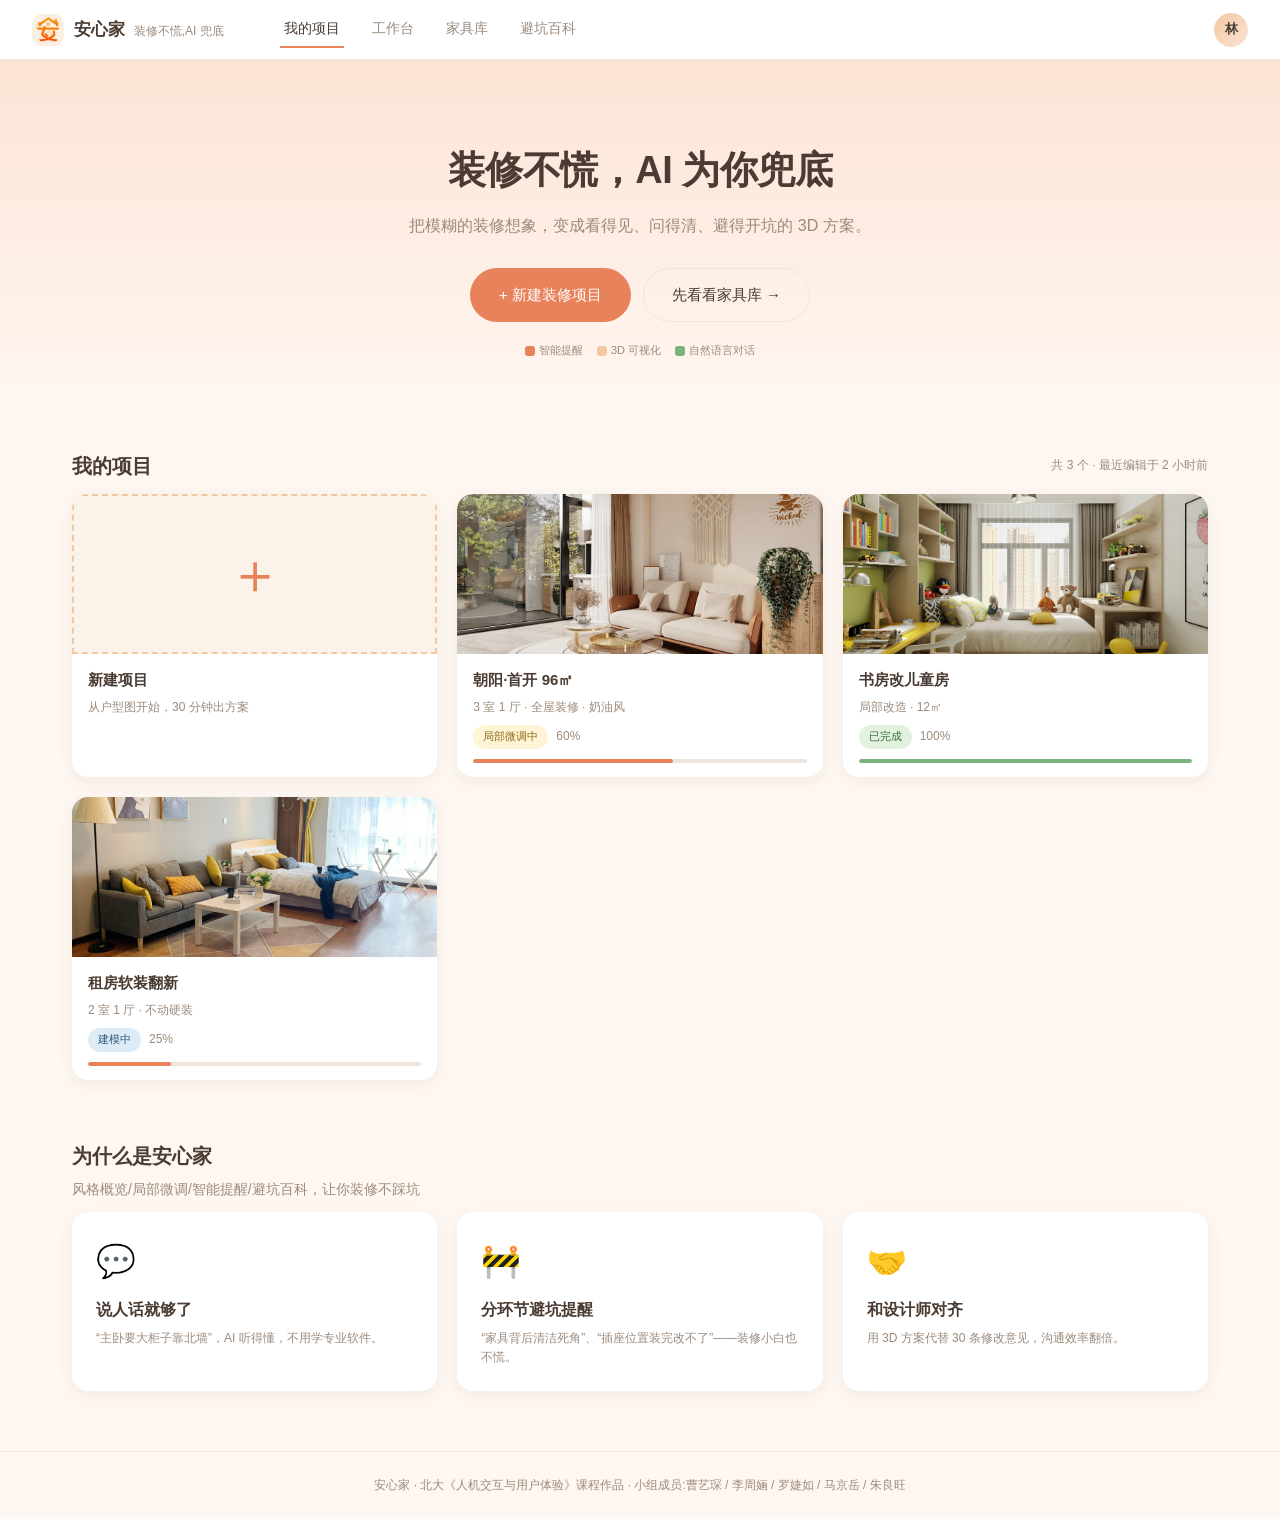
<file: index.html>
<!DOCTYPE html>
<html lang="zh-CN">
<head>
  <meta charset="UTF-8">
  <title>安心家 · 装修不慌，AI 兜底</title>
  <link rel="icon" type="image/svg+xml" href="assets/logo.png">
  <link rel="stylesheet" href="css/tokens.css">
</head>
<body>
  <div class="app-shell">
    <div id="topbar"></div>

    <section class="hero">
      <h1>装修不慌，AI 为你兜底</h1>
      <p>把模糊的装修想象，变成看得见、问得清、避得开坑的 3D 方案。</p>
      <div class="flex gap-3" style="justify-content:center;margin-top:30px;">
        <a href="new-project.html" class="btn btn-primary btn-lg">+ 新建装修项目</a>
        <a href="furniture.html" class="btn btn-ghost btn-lg">先看看家具库 →</a>
      </div>
      <div class="legend" style="justify-content:center;margin-top:20px;">
        <span><span class="swatch" style="background:var(--color-primary)"></span>智能提醒</span>
        <span><span class="swatch" style="background:var(--color-accent)"></span>3D 可视化</span>
        <span><span class="swatch" style="background:var(--color-success)"></span>自然语言对话</span>
      </div>
    </section>

    <main style="max-width:1200px;margin:0 auto;padding:0 32px 60px;width:100%;">
      <div class="flex items-center justify-between mb-3" style="margin-top:30px;">
        <h2 style="font-size:20px;color:var(--color-deep);margin:0;">我的项目</h2>
        <span class="muted tiny">共 3 个 · 最近编辑于 2 小时前</span>
      </div>

      <div class="project-grid" style="padding:0;">
        <a href="new-project.html" class="project-card new">
          <div class="cover">＋</div>
          <div class="meta">
            <h3 class="name">新建项目</h3>
            <div class="sub">从户型图开始，30 分钟出方案</div>
          </div>
        </a>

        <a href="modeling.html" class="project-card">
          <div class="cover" style="background:linear-gradient(135deg,#F2C8A0,#E8825B);">🏠</div>
          <div class="meta">
            <h3 class="name">朝阳·首开 96㎡</h3>
            <div class="sub">3 室 1 厅 · 全屋装修 · 奶油风</div>
            <div class="flex items-center gap-2" style="margin-top:8px;">
              <span class="tag tag-warn">局部微调中</span>
              <span class="tiny muted">60%</span>
            </div>
            <div class="progress-bar"><div class="fill" style="width:60%"></div></div>
          </div>
        </a>

        <a href="modeling.html" class="project-card">
          <div class="cover" style="background:linear-gradient(135deg,#7BB37A,#A4D2A2);">🌿</div>
          <div class="meta">
            <h3 class="name">书房改儿童房</h3>
            <div class="sub">局部改造 · 12㎡</div>
            <div class="flex items-center gap-2" style="margin-top:8px;">
              <span class="tag tag-success">已完成</span>
              <span class="tiny muted">100%</span>
            </div>
            <div class="progress-bar"><div class="fill" style="width:100%;background:var(--color-success)"></div></div>
          </div>
        </a>

        <a href="modeling.html" class="project-card">
          <div class="cover" style="background:linear-gradient(135deg,#6FA9C9,#9DC8DD);">✨</div>
          <div class="meta">
            <h3 class="name">租房软装翻新</h3>
            <div class="sub">2 室 1 厅 · 不动硬装</div>
            <div class="flex items-center gap-2" style="margin-top:8px;">
              <span class="tag tag-info">建模中</span>
              <span class="tiny muted">25%</span>
            </div>
            <div class="progress-bar"><div class="fill" style="width:25%"></div></div>
          </div>
        </a>
      </div>

      <!-- 三大特色 -->
      <div class="mb-3" style="margin-top:60px;">
        <h2 style="font-size:20px;color:var(--color-deep);margin:0 0 6px;">为什么是安心家</h2>
        <p class="muted" style="margin:0;">风格概览/局部微调/智能提醒/避坑百科，让你装修不踩坑</p>
      </div>
      <div class="project-grid" style="padding:0;">
        <div class="card">
          <div style="font-size:32px;margin-bottom:10px;">💬</div>
          <h3 style="margin:0 0 6px;color:var(--color-deep);font-size:16px;">说人话就够了</h3>
          <p class="muted tiny" style="margin:0;">“主卧要大柜子靠北墙”，AI 听得懂，不用学专业软件。</p>
        </div>
        <div class="card">
          <div style="font-size:32px;margin-bottom:10px;">🚧</div>
          <h3 style="margin:0 0 6px;color:var(--color-deep);font-size:16px;">分环节避坑提醒</h3>
          <p class="muted tiny" style="margin:0;">“家具背后清洁死角”、“插座位置装完改不了”——装修小白也不慌。</p>
        </div>
        <div class="card">
          <div style="font-size:32px;margin-bottom:10px;">🤝</div>
          <h3 style="margin:0 0 6px;color:var(--color-deep);font-size:16px;">和设计师对齐</h3>
          <p class="muted tiny" style="margin:0;">用 3D 方案代替 30 条修改意见，沟通效率翻倍。</p>
        </div>
      </div>
    </main>

    <footer style="padding:24px 32px;border-top:1px solid var(--color-line);color:var(--color-mute);font-size:12px;text-align:center;">
      安心家 · 北大《人机交互与用户体验》课程作品 · 小组成员:曹艺琛 / 李周婳 / 罗婕如 / 马京岳 / 朱良旺
    </footer>
  </div>

  <script src="js/shared.js"></script>
  <script>
    document.getElementById('topbar').innerHTML = AnxinHome.renderTopbar('home');
  </script>
</body>
</html>
</file>
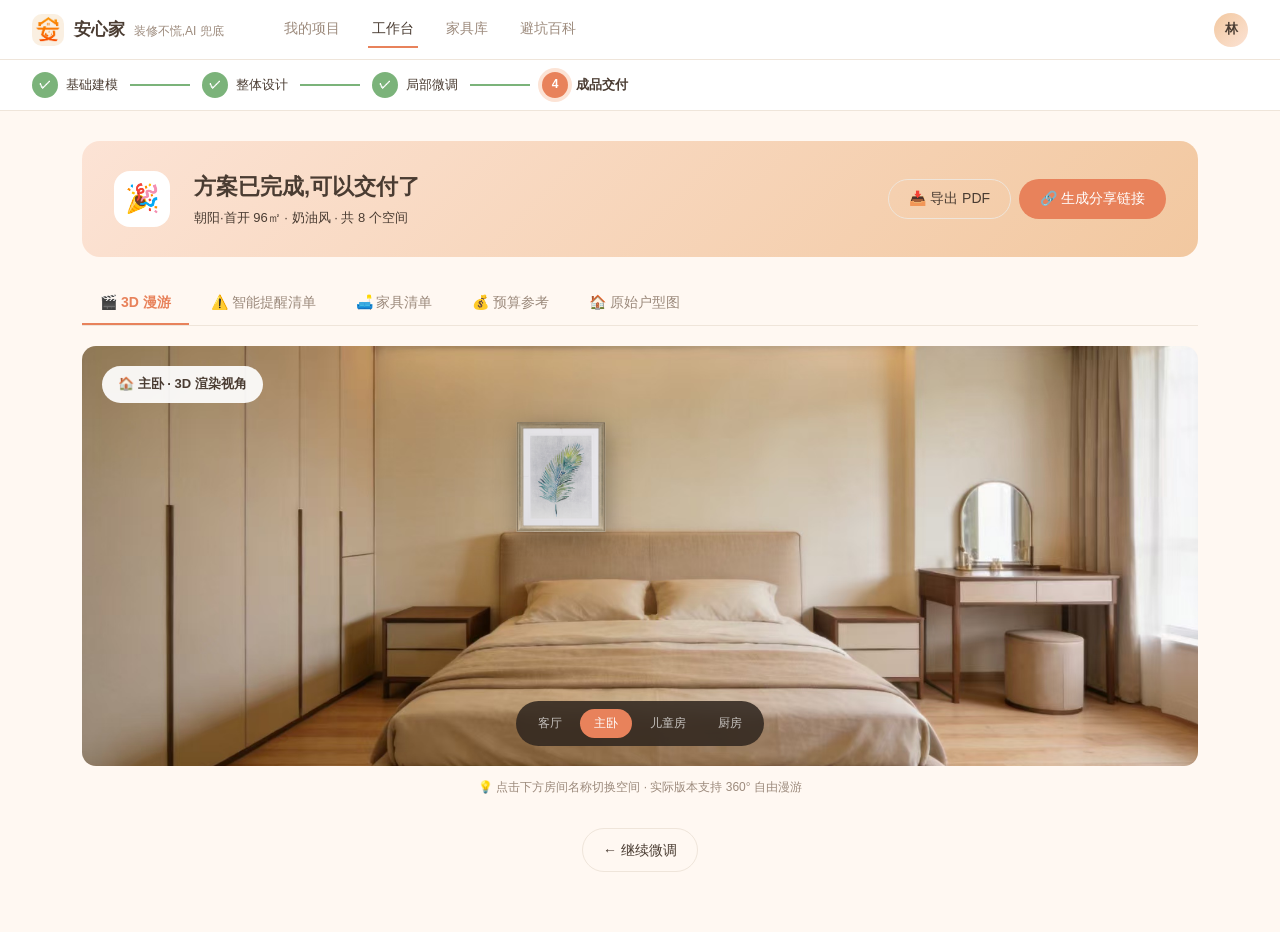
<file: delivery.html>
<!DOCTYPE html>
<html lang="zh-CN">
<head>
  <meta charset="UTF-8">
  <title>成品交付 · 安心家</title>
  <link rel="icon" type="image/svg+xml" href="assets/logo.png">
  <link rel="stylesheet" href="css/tokens.css">
  <style>
    .delivery-wrap {
      max-width: 1180px;
      margin: 0 auto;
      padding: 30px 32px 60px;
      width: 100%;
    }
    .summary-bar {
      background: linear-gradient(135deg, var(--color-primary-soft) 0%, var(--color-accent) 100%);
      border-radius: 18px;
      padding: 28px 32px;
      display: flex;
      gap: 24px;
      align-items: center;
      margin-bottom: 24px;
    }
    .summary-bar .ico {
      width: 56px;
      height: 56px;
      background: white;
      border-radius: 16px;
      display: flex;
      align-items: center;
      justify-content: center;
      font-size: 28px;
      flex-shrink: 0;
    }
    .summary-bar h2 {
      margin: 0 0 4px;
      color: var(--color-deep);
      font-size: 22px;
    }
    .summary-bar p { margin: 0; color: var(--color-deep); font-size: 13px; }

    .summary-bar .actions {
      margin-left: auto;
      display: flex;
      gap: 8px;
    }

    .roam-stage {
      border-radius: 14px;
      overflow: hidden;
      position: relative;
      height: 420px;
    }
    .roam-bg {
      position: absolute;
      inset: 0;
      background-size: cover;
      background-position: center;
      transition: opacity 0.5s ease;
    }
    .roam-bg.master-bedroom { background-image: url('assets/renders/master_bedroom.jpg'); }
    .roam-bg.living-room    { background-image: url('assets/renders/living_room.jpg'); }
    .roam-bg.children-room  { background-image: url('assets/renders/children_room.jpg'); }
    .roam-bg.kitchen        { background-image: url('assets/renders/kitchen.jpg'); }
    .roam-bg.other {
      background: linear-gradient(135deg, #F5DCC0 0%, #C9A878 100%);
    }
    /* 无渲染图房间的占位提示 */
    .roam-placeholder {
      position: absolute;
      inset: 0;
      display: flex;
      align-items: center;
      justify-content: center;
      background: rgba(0,0,0,0.32);
      opacity: 0;
      pointer-events: none;
      transition: opacity 0.3s;
    }
    .roam-placeholder.visible { opacity: 1; }
    .roam-placeholder-card {
      background: rgba(255,255,255,0.92);
      border-radius: 14px;
      padding: 22px 32px;
      text-align: center;
      font-size: 14px;
      color: var(--color-deep);
    }
    .roam-placeholder-card p { margin: 6px 0 0; font-size: 12px; color: var(--color-mute); }

    .roam-controls {
      position: absolute;
      bottom: 20px;
      left: 50%;
      transform: translateX(-50%);
      background: rgba(46, 37, 30, 0.85);
      backdrop-filter: blur(8px);
      padding: 8px;
      border-radius: 999px;
      display: flex;
      gap: 4px;
    }
    .roam-controls button {
      padding: 6px 14px;
      border-radius: 999px;
      font-size: 12px;
      color: rgba(255,255,255,0.7);
    }
    .roam-controls button.active {
      background: var(--color-primary);
      color: white;
    }
    .roam-room-label {
      position: absolute;
      top: 20px;
      left: 20px;
      background: rgba(255,255,255,0.92);
      padding: 8px 16px;
      border-radius: 999px;
      font-size: 13px;
      font-weight: 600;
      color: var(--color-deep);
    }

    .reminder-list {
      display: flex;
      flex-direction: column;
      gap: 10px;
    }
    .reminder-item {
      display: flex;
      gap: 14px;
      padding: 16px;
      background: var(--color-surface);
      border-radius: 12px;
      box-shadow: var(--shadow-card);
      border-left: 4px solid var(--color-warn);
    }
    .reminder-item.danger { border-left-color: var(--color-danger); }
    .reminder-item.info { border-left-color: var(--color-info); }
    .reminder-item.success { border-left-color: var(--color-success); }

    .reminder-item .ico {
      width: 36px;
      height: 36px;
      border-radius: 50%;
      background: var(--color-warn-bg);
      display: flex;
      align-items: center;
      justify-content: center;
      font-size: 18px;
      flex-shrink: 0;
    }
    .reminder-item.danger .ico { background: var(--color-danger-bg); }
    .reminder-item.info .ico { background: var(--color-info-bg); }
    .reminder-item.success .ico { background: var(--color-success-bg); }

    .reminder-item .body { flex: 1; }
    .reminder-item .title { font-weight: 600; font-size: 14px; color: var(--color-deep); margin-bottom: 4px; }
    .reminder-item .desc { font-size: 12px; color: var(--color-mute); }
    .reminder-item .meta { font-size: 11px; color: var(--color-mute); margin-top: 6px; }

    .furniture-table {
      width: 100%;
      border-collapse: collapse;
      background: var(--color-surface);
      border-radius: 12px;
      overflow: hidden;
      box-shadow: var(--shadow-card);
    }
    .furniture-table th, .furniture-table td {
      padding: 12px 16px;
      text-align: left;
      font-size: 13px;
      border-bottom: 1px solid var(--color-line);
    }
    .furniture-table th {
      background: var(--color-surface-2);
      color: var(--color-mute);
      font-weight: 500;
      font-size: 12px;
    }
    .furniture-table td .ico { font-size: 22px; margin-right: 8px; vertical-align: middle; }

    .budget-card {
      background: var(--color-surface);
      border-radius: 14px;
      padding: 20px 24px;
      box-shadow: var(--shadow-card);
    }
    .budget-bar {
      display: flex;
      gap: 2px;
      height: 16px;
      border-radius: 8px;
      overflow: hidden;
      margin: 14px 0;
    }
    .budget-seg {
      height: 100%;
      display: flex;
      align-items: center;
      justify-content: center;
      font-size: 10px;
      color: white;
      font-weight: 600;
    }

    .plan-grid {
      display: grid;
      grid-template-columns: repeat(3, 1fr);
      gap: 20px;
      margin-top: 20px;
    }
    .plan-image {
      aspect-ratio: 4 / 3;
      border-radius: 12px;
      overflow: hidden;
      box-shadow: var(--shadow-card);
      cursor: pointer;
      transition: 0.2s;
      position: relative;

      background-size: contain;
      background-position: center;
      background-repeat: no-repeat;
      background-color: #F5F5F5;
    }
    .plan-image:hover {
      transform: translateY(-2px);
      box-shadow: var(--shadow-lift);
    }
    .plan-image .label {
      position: absolute;
      bottom: 8px;
      left: 8px;
      background: rgba(255,255,255,0.92);
      padding: 4px 10px;
      border-radius: 999px;
      font-size: 11px;
      font-weight: 600;
      color: var(--color-deep);
    }
  </style>
</head>
<body>
  <div class="app-shell">
    <div id="topbar"></div>
    <div id="progress"></div>

    <div class="delivery-wrap">
      <!-- Summary -->
      <div class="summary-bar">
        <div class="ico">🎉</div>
        <div>
          <h2>方案已完成,可以交付了</h2>
          <p>朝阳·首开 96㎡ · 奶油风 · 共 8 个空间</p>
        </div>
        <div class="actions">
          <button class="btn btn-ghost" id="export">📥 导出 PDF</button>
          <button class="btn btn-primary" id="share">🔗 生成分享链接</button>
        </div>
      </div>

      <!-- Tabs -->
      <div class="tab-bar">
        <div class="tab active" data-tab="roam">🎬 3D 漫游</div>
        <div class="tab" data-tab="reminders">⚠️ 智能提醒清单</div>
        <div class="tab" data-tab="furniture">🛋️ 家具清单</div>
        <div class="tab" data-tab="budget">💰 预算参考</div>
        <div class="tab" data-tab="plan">🏠 原始户型图</div>
      </div>

      <!-- 3D Roam -->
      <div class="tab-content active" data-tab="roam">
        <div class="roam-stage">
          <!-- 背景渲染图 -->
          <div class="roam-bg master-bedroom" id="roam-bg"></div>

          <!-- 无渲染图时的占位提示 -->
          <div class="roam-placeholder" id="roam-placeholder">
            <div class="roam-placeholder-card">
              <div style="font-size:32px;margin-bottom:8px;">🏠</div>
              <div id="roam-placeholder-title" style="font-weight:600;">卫生间</div>
              <p>该空间渲染图即将上线</p>
            </div>
          </div>

          <!-- 装饰画浮层，仅主卧显示 -->
          <div id="roam-painting" style="
            position:absolute;
            top:18%;left:38%;
            width:110px;
            z-index:3;
            pointer-events:none;
            transition:opacity 0.4s;
          ">
            <img src="assets/furniture/wall_painting.png" width="110"
                 style="display:block;mix-blend-mode:screen;filter:drop-shadow(2px 6px 12px rgba(0,0,0,0.3));">
          </div>

          <div class="roam-room-label" id="roam-label">🏠 主卧 · 3D 渲染视角</div>
          <div class="roam-controls">
            <button data-bg="living-room" data-label="客厅">客厅</button>
            <button data-bg="master-bedroom" data-label="主卧" class="active">主卧</button>
            <button data-bg="children-room" data-label="儿童房">儿童房</button>
            <button data-bg="kitchen" data-label="厨房">厨房</button>

          </div>
        </div>
        <p class="muted tiny center mt-3">💡 点击下方房间名称切换空间 · 实际版本支持 360° 自由漫游</p>
      </div>

      <!-- 原始户型图 -->
      <div class="tab-content" data-tab="plan">
        <div style="background:var(--color-surface);border-radius:14px;box-shadow:var(--shadow-card);padding:24px;">
          <div style="display:flex;align-items:center;justify-content:space-between;margin-bottom:16px;">
            <h3 style="margin:0;color:var(--color-deep);font-size:16px;">原始户型图</h3>
            <span style="font-size:12px;color:var(--color-mute);">朝阳·首开 96㎡ · 已识别 8 个空间</span>
          </div>
          <div style="width:100%;border-radius:8px;">
            <img src="assets/model/户型图.jpg" alt="平面户型图" style="width:100%;height:auto;display:block;">
          </div>
          <div style="display:flex;gap:16px;margin-top:12px;font-size:12px;color:var(--color-mute);">
            <span><span style="display:inline-block;width:10px;height:10px;background:#D4A878;border:1px solid #4A3C32;border-radius:2px;margin-right:4px;vertical-align:middle;"></span>卧室（主卧/次卧）</span>
            <span><span style="display:inline-block;width:10px;height:10px;background:#C8CDD1;border:1px solid #4A3C32;border-radius:2px;margin-right:4px;vertical-align:middle;"></span>儿童房</span>
            <span><span style="display:inline-block;width:10px;height:10px;background:#D0D5D9;border:1px solid #4A3C32;border-radius:2px;margin-right:4px;vertical-align:middle;"></span>客餐厅/阳台</span>
            <span><span style="display:inline-block;width:10px;height:10px;background:#E0E3E6;border:1px solid #4A3C32;border-radius:2px;margin-right:4px;vertical-align:middle;"></span>厨房</span>
            <span><span style="display:inline-block;width:10px;height:10px;background:#EFF2F5;border:1px solid #4A3C32;border-radius:2px;margin-right:4px;vertical-align:middle;"></span>卫生间</span>
            <span style="margin-left:8px;"><span style="display:inline-block;width:16px;height:3px;background:#E8825B;margin-right:4px;vertical-align:middle;"></span>门</span>
            <span><span style="display:inline-block;width:16px;height:3px;background:#6FA9C9;margin-right:4px;vertical-align:middle;"></span>窗</span>
          </div>
        </div>
      </div>

      <!-- Reminders -->
      <div class="tab-content" data-tab="reminders">
        <div class="flex items-center justify-between mb-3">
          <h3 style="margin:0;color:var(--color-deep);font-size:16px;">入住前避坑清单</h3>
          <span class="muted tiny">共 12 条 · 5 条原则性 / 7 条建议性</span>
        </div>
        <div class="reminder-list">
          <div class="reminder-item danger">
            <div class="ico">🚨</div>
            <div class="body">
              <div class="title">主卧:床头插座建议增加到 4 个</div>
              <div class="desc">装完改不了。床两侧各 2 个五孔 + USB 是基础配置;预留充电、阅读灯、加湿器。</div>
              <div class="meta">环节:水电 · 严重度:高 · 触发于建模阶段</div>
            </div>
          </div>

          <div class="reminder-item danger">
            <div class="ico">🚨</div>
            <div class="body">
              <div class="title">客厅:沙发墙后预留电视投屏插座</div>
              <div class="desc">即使现在不装投影,布线一次到位避免拆墙重做。</div>
              <div class="meta">环节:水电 · 严重度:高 · 触发于整体设计阶段</div>
            </div>
          </div>

          <div class="reminder-item">
            <div class="ico">⚠️</div>
            <div class="body">
              <div class="title">主卧:衣柜挪到窗边会遮挡 60% 自然光</div>
              <div class="desc">主卧朝北本身光弱,建议改回东墙或换成 1.2m 低柜。</div>
              <div class="meta">环节:家具 · 严重度:中 · 触发于局部微调</div>
            </div>
          </div>

          <div class="reminder-item">
            <div class="ico">⚠️</div>
            <div class="body">
              <div class="title">主卧:梳妆台与墙留 3cm 缝隙是清洁死角</div>
              <div class="desc">扫地机器人进不去。建议紧贴墙或留 30cm 以上。</div>
              <div class="meta">环节:家具 · 严重度:中 · 触发于局部微调</div>
            </div>
          </div>

          <div class="reminder-item info">
            <div class="ico">💡</div>
            <div class="body">
              <div class="title">儿童房:预留可改造的双层床位</div>
              <div class="desc">孩子大了可拆为单床+书桌,避免 5 年后再次大改。</div>
              <div class="meta">环节:家具 · 严重度:低 · 触发于整体设计</div>
            </div>
          </div>

          <div class="reminder-item info">
            <div class="ico">💡</div>
            <div class="body">
              <div class="title">厨房:开放式 → 烟道隔断必做</div>
              <div class="desc">建议玻璃推拉门,既保留开放感又能在炒菜时隔绝油烟。</div>
              <div class="meta">环节:门窗 · 严重度:中 · 触发于建模阶段</div>
            </div>
          </div>

          <div class="reminder-item success">
            <div class="ico">✅</div>
            <div class="body">
              <div class="title">主卧:空调位置已避开床尾</div>
              <div class="desc">检查通过,冷风不会直吹睡觉位置。</div>
              <div class="meta">环节:水电 · Checklist 通过</div>
            </div>
          </div>

          <div class="reminder-item info">
            <div class="ico">🐱</div>
            <div class="body">
              <div class="title">猫咪友好:阳台已预留跳跃路径</div>
              <div class="desc">客厅书架 → 餐边柜 → 阳台高低台,英短猫的运动需求得到满足。</div>
              <div class="meta">环节:软装 · 严重度:低</div>
            </div>
          </div>
        </div>
      </div>

      <!-- Furniture List -->
      <div class="tab-content" data-tab="furniture">
        <table class="furniture-table">
          <thead>
            <tr>
              <th>家具</th>
              <th>所在房间</th>
              <th>尺寸</th>
              <th>材质</th>
              <th>参考价</th>
              <th>来源</th>
            </tr>
          </thead>
          <tbody>
            <tr><td><span class="ico">🛏️</span>双人床</td><td>主卧</td><td>1.8m × 2.0m</td><td>实木软包</td><td>¥ 4,800</td><td><span class="tag tag-primary">系统库</span></td></tr>
            <tr><td><span class="ico">🗄️</span>大衣柜</td><td>主卧</td><td>4.0m × 2.4m</td><td>颗粒板</td><td>¥ 12,000</td><td><span class="tag tag-primary">系统库</span></td></tr>
            <tr><td><span class="ico">🪞</span>梳妆台</td><td>主卧</td><td>1.0m × 0.4m</td><td>实木</td><td>¥ 2,200</td><td><span class="tag tag-success">用户上传</span></td></tr>
            <tr><td><span class="ico">🛋️</span>三人沙发</td><td>客厅</td><td>2.4m × 0.95m</td><td>布艺</td><td>¥ 6,800</td><td><span class="tag tag-primary">系统库</span></td></tr>
            <tr><td><span class="ico">📺</span>电视柜</td><td>客厅</td><td>2.0m × 0.4m</td><td>岩板</td><td>¥ 3,200</td><td><span class="tag tag-primary">系统库</span></td></tr>
            <tr><td><span class="ico">🍽️</span>4 人餐桌</td><td>餐厅</td><td>1.4m × 0.8m</td><td>实木</td><td>¥ 2,400</td><td><span class="tag tag-warn">AI 生成</span></td></tr>
            <tr><td><span class="ico">🧸</span>儿童双层床</td><td>儿童房</td><td>1.2m × 1.9m</td><td>实木</td><td>¥ 3,600</td><td><span class="tag tag-primary">系统库</span></td></tr>
            <tr><td><span class="ico">📚</span>儿童书桌</td><td>儿童房</td><td>1.2m × 0.5m</td><td>可升降</td><td>¥ 1,800</td><td><span class="tag tag-primary">系统库</span></td></tr>
          </tbody>
        </table>
        <p class="muted tiny mt-3">💡 价格仅供参考,实际以采购渠道为准。可点击「导出」生成可发给装修公司比价的清单。</p>
      </div>

      <!-- Budget -->
      <div class="tab-content" data-tab="budget">
        <div class="budget-card">
          <div class="flex items-center justify-between">
            <div>
              <h3 style="margin:0 0 4px;color:var(--color-deep);">预算参考</h3>
              <p class="muted tiny" style="margin:0;">基于「舒适档」+ 你输入的家具价格估算</p>
            </div>
            <div style="text-align:right;">
              <div style="font-size:32px;font-weight:700;color:var(--color-primary);line-height:1;">¥ 24.8 万</div>
              <div class="tiny muted">总预算 25 万 · 剩余 ¥ 2,000</div>
            </div>
          </div>

          <div class="budget-bar">
            <div class="budget-seg" style="background:#E8825B;width:40%;">硬装 40%</div>
            <div class="budget-seg" style="background:#F2C8A0;color:#4A3C32;width:35%;">软装 35%</div>
            <div class="budget-seg" style="background:#7BB37A;width:18%;">家电 18%</div>
            <div class="budget-seg" style="background:#9C8A7C;width:7%;">备用 7%</div>
          </div>

          <div class="divider"></div>

          <div class="reminder-list">
            <div class="reminder-item">
              <div class="ico">⚠️</div>
              <div class="body">
                <div class="title">大衣柜定制 ¥ 12,000 略偏高</div>
                <div class="desc">「舒适档」同尺寸常见区间 ¥ 8,000-10,000。可考虑减少抽屉/换板材降本。</div>
              </div>
            </div>
            <div class="reminder-item success">
              <div class="ico">✅</div>
              <div class="body">
                <div class="title">客厅家具配置合理</div>
                <div class="desc">沙发+电视柜+茶几共 ¥ 12,000,在该档位区间内。</div>
              </div>
            </div>
          </div>

          <p class="tiny muted mt-3" style="text-align:center;">⚠️ 仅做提示性参考,我们不替代实际报价。</p>
        </div>
      </div>

      <!-- Footer actions -->
      <div class="flex gap-3 mt-4" style="justify-content:center;margin-top:30px;">
        <a href="refinement.html" class="btn btn-ghost">← 继续微调</a>
      </div>
    </div>
  </div>

  <script src="js/shared.js"></script>
  <script>
    document.getElementById('topbar').innerHTML = AnxinHome.renderTopbar('workspace');
    document.getElementById('progress').innerHTML = AnxinHome.renderProgress('delivery');

    // Tabs
    document.querySelectorAll('.tab').forEach(t => {
      t.onclick = () => {
        const target = t.dataset.tab;
        document.querySelectorAll('.tab').forEach(x => x.classList.remove('active'));
        document.querySelectorAll('.tab-content').forEach(x => x.classList.remove('active'));
        t.classList.add('active');
        document.querySelector(`.tab-content[data-tab="${target}"]`).classList.add('active');
      };
    });

    // Roam controls
    const roamBg = document.getElementById('roam-bg');
    const roamLabel = document.getElementById('roam-label');
    const roamPlaceholder = document.getElementById('roam-placeholder');
    const roamPlaceholderTitle = document.getElementById('roam-placeholder-title');
    const roamPainting = document.getElementById('roam-painting');

    document.querySelectorAll('.roam-controls button').forEach(b => {
      b.onclick = () => {
        document.querySelectorAll('.roam-controls button').forEach(x => x.classList.remove('active'));
        b.classList.add('active');
        const bg = b.dataset.bg;
        const label = b.dataset.label;
        roamBg.className = 'roam-bg ' + bg;
        roamLabel.textContent = `🏠 ${label} · 3D 渲染视角`;
        roamPainting.style.opacity = bg === 'master-bedroom' ? '1' : '0';
        if (bg === 'other') {
          roamPlaceholderTitle.textContent = label;
          roamPlaceholder.classList.add('visible');
        } else {
          roamPlaceholder.classList.remove('visible');
        }
      };
    });

    // Export / share
    const onExport = () => {
      AnxinHome.toast({ type: 'success', title: '🎉 方案 PDF 已生成', msg: '包含平面图、3D 渲染、家具清单、提醒清单、预算参考共 18 页。' });
    };
    const onShare = () => {
      AnxinHome.toast({
        type: 'info',
        title: '🔗 分享链接已生成',
        msg: '<code style="background:#FBF3EA;padding:2px 6px;border-radius:4px;">anxin.home/p/lk-2026</code> · 7 天内有效 · 已复制到剪贴板',
        duration: 8000,
      });
    };
    document.getElementById('export').onclick = onExport;
    document.getElementById('share').onclick = onShare;
  </script>
</body>
</html>
</file>
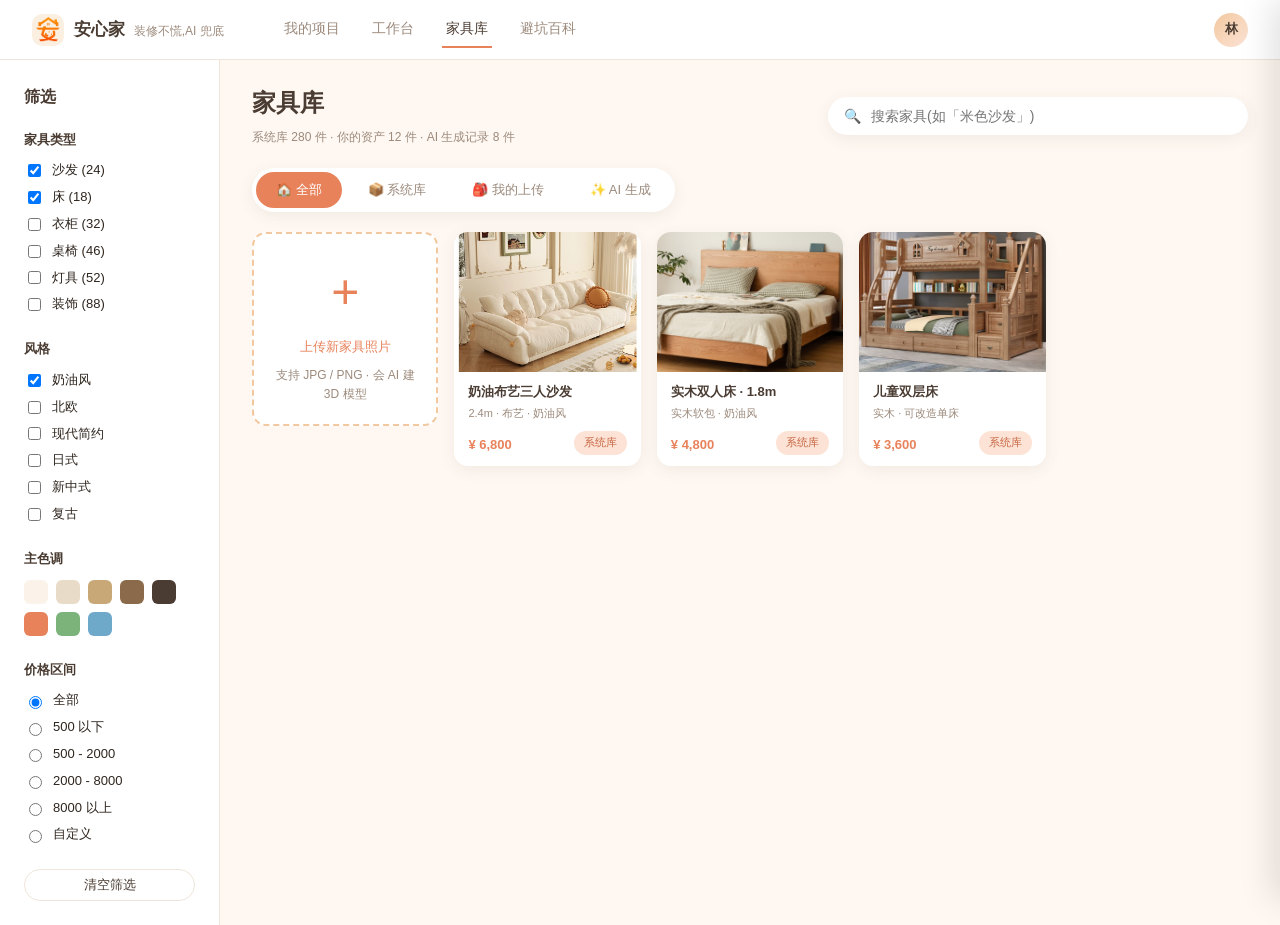
<file: furniture.html>
<!DOCTYPE html>
<html lang="zh-CN">
<head>
  <meta charset="UTF-8">
  <title>家具库 · 安心家</title>
  <link rel="icon" type="image/svg+xml" href="assets/logo.png">
  <link rel="stylesheet" href="css/tokens.css">
  <style>
    .furniture-page {
      flex: 1;
      display: flex;
      min-height: 0;
    }
    .furniture-main {
      flex: 1;
      padding: 24px 32px;
      overflow-y: auto;
    }
    .furniture-hero {
      display: flex;
      align-items: center;
      justify-content: space-between;
      margin-bottom: 20px;
    }
    .search-box {
      flex: 1;
      max-width: 420px;
      display: flex;
      align-items: center;
      background: var(--color-surface);
      border-radius: var(--radius-pill);
      padding: 8px 16px;
      box-shadow: var(--shadow-card);
      gap: 8px;
    }
    .search-box input {
      flex: 1;
      border: none;
      background: none;
      outline: none;
      font-size: 14px;
      font-family: inherit;
    }

    .source-tabs {
      display: flex;
      gap: 6px;
      margin-bottom: 20px;
      background: var(--color-surface);
      padding: 4px;
      border-radius: var(--radius-pill);
      width: fit-content;
      box-shadow: var(--shadow-card);
    }
    .source-tab {
      padding: 8px 20px;
      border-radius: var(--radius-pill);
      font-size: 13px;
      color: var(--color-mute);
      cursor: pointer;
      font-weight: 500;
    }
    .source-tab.active { background: var(--color-primary); color: white; }

    .drawer-backdrop {
      position: fixed;
      inset: 0;
      background: rgba(46,37,30,0.4);
      z-index: 2000;
      display: none;
      animation: fadeIn 0.2s ease;
    }
    .drawer-backdrop.open { display: block; }

    .drawer {
      position: fixed;
      top: 0;
      right: 0;
      width: 420px;
      max-width: 90vw;
      height: 100vh;
      background: var(--color-surface);
      z-index: 2001;
      box-shadow: -8px 0 32px rgba(0,0,0,0.12);
      transform: translateX(100%);
      transition: 0.3s cubic-bezier(.4,0,.2,1);
      display: flex;
      flex-direction: column;
    }
    .drawer.open { transform: translateX(0); }

    .drawer-header {
      padding: 20px 24px;
      border-bottom: 1px solid var(--color-line);
      display: flex;
      align-items: center;
      justify-content: space-between;
    }
    .drawer-body {
      flex: 1;
      overflow-y: auto;
      padding: 24px;
    }
    .drawer-thumb {
      width: 100%;
      height: 240px;
      background: linear-gradient(135deg, var(--color-surface-2), var(--color-primary-soft));
      border-radius: 12px;
      display: flex;
      align-items: center;
      justify-content: center;
      font-size: 96px;
      margin-bottom: 20px;
    }
    .drawer-footer {
      padding: 16px 24px;
      border-top: 1px solid var(--color-line);
      display: flex;
      gap: 8px;
    }

    .upload-card {
      background: var(--color-surface);
      border: 2px dashed var(--color-accent);
      border-radius: 14px;
      padding: 20px;
      text-align: center;
      cursor: pointer;
      aspect-ratio: 1;
      display: flex;
      flex-direction: column;
      align-items: center;
      justify-content: center;
      color: var(--color-primary);
      font-weight: 500;
      font-size: 13px;
      transition: 0.2s;
    }
    .upload-card:hover {
      background: var(--color-primary-soft);
      transform: translateY(-2px);
    }
    .upload-card .plus {
      font-size: 48px;
      margin-bottom: 6px;
    }

    .color-swatch {
      border: 2px solid transparent;
      transition: 0.15s;
    }
    .color-swatch.selected {
      border-color: var(--color-deep);
      box-shadow: 0 0 0 2px var(--color-primary-soft);
    }
  </style>
</head>
<body>
  <div class="app-shell">
    <div id="topbar"></div>

    <div class="furniture-page">
      <!-- Filter sidebar -->
      <aside class="filters">
        <h3 style="margin:0 0 20px;color:var(--color-deep);font-size:16px;">筛选</h3>

        <div class="filter-group">
          <h4>家具类型</h4>
          <div class="filter-options">
            <label><input type="checkbox" class="filter-category" value="沙发" checked> 沙发 (24)</label>
            <label><input type="checkbox" class="filter-category" value="床" checked> 床 (18)</label>
            <label><input type="checkbox" class="filter-category" value="衣柜"> 衣柜 (32)</label>
            <label><input type="checkbox" class="filter-category" value="桌椅"> 桌椅 (46)</label>
            <label><input type="checkbox" class="filter-category" value="灯具"> 灯具 (52)</label>
            <label><input type="checkbox" class="filter-category" value="装饰"> 装饰 (88)</label>
          </div>
        </div>

        <div class="filter-group">
          <h4>风格</h4>
          <div class="filter-options">
            <label><input type="checkbox" class="filter-style" value="奶油风" checked> 奶油风</label>
            <label><input type="checkbox" class="filter-style" value="北欧"> 北欧</label>
            <label><input type="checkbox" class="filter-style" value="现代简约"> 现代简约</label>
            <label><input type="checkbox" class="filter-style" value="日式"> 日式</label>
            <label><input type="checkbox" class="filter-style" value="新中式"> 新中式</label>
            <label><input type="checkbox" class="filter-style" value="复古"> 复古</label>
          </div>
        </div>

        <div class="filter-group">
          <h4>主色调</h4>
          <div class="color-swatches" style="display:flex;flex-wrap:wrap;gap:8px;">
            <div class="color-swatch" data-color="米白" style="width:24px;height:24px;background:#FBF3EA;border-radius:6px;cursor:pointer;"></div>
            <div class="color-swatch" data-color="原木" style="width:24px;height:24px;background:#E8DCC8;border-radius:6px;cursor:pointer;"></div>
            <div class="color-swatch" data-color="浅棕" style="width:24px;height:24px;background:#C9A878;border-radius:6px;cursor:pointer;"></div>
            <div class="color-swatch" data-color="深棕" style="width:24px;height:24px;background:#8A6A4A;border-radius:6px;cursor:pointer;"></div>
            <div class="color-swatch" data-color="深褐" style="width:24px;height:24px;background:#4A3C32;border-radius:6px;cursor:pointer;"></div>
            <div class="color-swatch" data-color="橙色" style="width:24px;height:24px;background:#E8825B;border-radius:6px;cursor:pointer;"></div>
            <div class="color-swatch" data-color="绿色" style="width:24px;height:24px;background:#7BB37A;border-radius:6px;cursor:pointer;"></div>
            <div class="color-swatch" data-color="蓝色" style="width:24px;height:24px;background:#6FA9C9;border-radius:6px;cursor:pointer;"></div>
          </div>
        </div>

        <div class="filter-group">
          <h4>价格区间</h4>
          <div class="filter-options">
            <label><input type="radio" name="price" value="0,999999" checked> 全部</label>
            <label><input type="radio" name="price" value="0,500"> 500 以下</label>
            <label><input type="radio" name="price" value="500,2000"> 500 - 2000</label>
            <label><input type="radio" name="price" value="2000,8000"> 2000 - 8000</label>
            <label><input type="radio" name="price" value="8000,999999"> 8000 以上</label>
            <label><input type="radio" name="price" value="custom"> 自定义</label>
          </div>
          <div class="custom-price" id="custom-price" style="display:none;gap:8px;align-items:center;margin-top:8px;">
            <input type="number" id="price-min" placeholder="最低价" min="0" style="width:80px;padding:4px 8px;border:1px solid var(--color-line);border-radius:6px;font-size:13px;font-family:inherit;">
            <span style="color:var(--color-mute);font-size:13px;">—</span>
            <input type="number" id="price-max" placeholder="最高价" min="0" style="width:80px;padding:4px 8px;border:1px solid var(--color-line);border-radius:6px;font-size:13px;font-family:inherit;">
          </div>
        </div>

        <button class="btn btn-ghost btn-block btn-sm">清空筛选</button>
      </aside>

      <!-- Main content -->
      <main class="furniture-main">
        <div class="furniture-hero">
          <div>
            <h1 style="margin:0 0 6px;color:var(--color-deep);font-size:24px;">家具库</h1>
            <p class="muted tiny" style="margin:0;">系统库 280 件 · 你的资产 12 件 · AI 生成记录 8 件</p>
          </div>
          <div class="search-box">
            <span>🔍</span>
            <input placeholder="搜索家具(如「米色沙发」)" />
          </div>
        </div>

        <div class="source-tabs">
          <div class="source-tab active">🏠 全部</div>
          <div class="source-tab">📦 系统库</div>
          <div class="source-tab">🎒 我的上传</div>
          <div class="source-tab">✨ AI 生成</div>
        </div>

        <div class="furniture-grid" id="furniture-grid">
          <div class="upload-card">
            <div class="plus">+</div>
            <div>上传新家具照片</div>
            <div class="tiny muted mt-2">支持 JPG / PNG · 会 AI 建 3D 模型</div>
          </div>

          <div class="furniture-card" data-name="奶油布艺三人沙发" data-price="6800" data-size="2.4m × 0.95m × 0.85m" data-emoji="🛋️" data-category="沙发" data-style="奶油风" data-source="系统库" data-color="米白">
            <div class="thumb" style="background:linear-gradient(135deg,#FCE3D5,#F2C8A0);">🛋️</div>
            <div class="info">
              <div class="name">奶油布艺三人沙发</div>
              <div class="meta">2.4m · 布艺 · 奶油风</div>
              <div class="flex items-center justify-between mt-2">
                <span class="price">¥ 6,800</span>
                <span class="tag tag-primary">系统库</span>
              </div>
            </div>
          </div>

          <div class="furniture-card" data-name="实木双人床 1.8m" data-price="4800" data-size="1.8m × 2.0m" data-emoji="🛏️" data-category="床" data-style="奶油风" data-source="系统库" data-color="原木">
            <div class="thumb" style="background:linear-gradient(135deg,#E8DCC8,#C9A878);">🛏️</div>
            <div class="info">
              <div class="name">实木双人床 · 1.8m</div>
              <div class="meta">实木软包 · 奶油风</div>
              <div class="flex items-center justify-between mt-2">
                <span class="price">¥ 4,800</span>
                <span class="tag tag-primary">系统库</span>
              </div>
            </div>
          </div>

          <div class="furniture-card" data-name="定制大衣柜 4m" data-price="12000" data-size="4.0m × 0.6m × 2.4m" data-emoji="🗄️" data-category="衣柜" data-style="奶油风" data-source="系统库" data-color="米白">
            <div class="thumb" style="background:linear-gradient(135deg,#FBF3EA,#E8DCC8);">🗄️</div>
            <div class="info">
              <div class="name">定制大衣柜 · 4m</div>
              <div class="meta">颗粒板 · 奶油风</div>
              <div class="flex items-center justify-between mt-2">
                <span class="price">¥ 12,000</span>
                <span class="tag tag-primary">系统库</span>
              </div>
            </div>
          </div>

          <div class="furniture-card" data-name="实木儿童双层床" data-price="3600" data-size="1.2m × 1.9m" data-emoji="🧸" data-category="床" data-style="奶油风" data-source="系统库" data-color="米白">
            <div class="thumb" style="background:linear-gradient(135deg,#FCE3D5,#F2B89B);">🧸</div>
            <div class="info">
              <div class="name">儿童双层床</div>
              <div class="meta">实木 · 可改造单床</div>
              <div class="flex items-center justify-between mt-2">
                <span class="price">¥ 3,600</span>
                <span class="tag tag-primary">系统库</span>
              </div>
            </div>
          </div>

          <div class="furniture-card" data-name="岩板电视柜" data-price="3200" data-size="2.0m × 0.4m" data-emoji="📺" data-category="装饰" data-style="现代简约" data-source="系统库">
            <div class="thumb" style="background:linear-gradient(135deg,#F5F0E8,#D8C8B0);">📺</div>
            <div class="info">
              <div class="name">岩板电视柜</div>
              <div class="meta">岩板+实木 · 现代简约</div>
              <div class="flex items-center justify-between mt-2">
                <span class="price">¥ 3,200</span>
                <span class="tag tag-primary">系统库</span>
              </div>
            </div>
          </div>

          <div class="furniture-card" data-name="4 人实木餐桌" data-price="2400" data-size="1.4m × 0.8m" data-emoji="🍽️" data-category="桌椅" data-style="日式" data-source="AI 生成" data-color="原木">
            <div class="thumb" style="background:linear-gradient(135deg,#EFE5D5,#C9A878);">🍽️</div>
            <div class="info">
              <div class="name">4 人实木餐桌</div>
              <div class="meta">橡木 · 日式</div>
              <div class="flex items-center justify-between mt-2">
                <span class="price">¥ 2,400</span>
                <span class="tag tag-warn">AI 生成</span>
              </div>
            </div>
          </div>

          <div class="furniture-card" data-name="可升降儿童书桌" data-price="1800" data-size="1.2m × 0.5m" data-emoji="📚" data-category="桌椅" data-style="现代简约" data-source="系统库" data-color="橙色">
            <div class="thumb" style="background:linear-gradient(135deg,#FCE3D5,#E8825B);">📚</div>
            <div class="info">
              <div class="name">可升降儿童书桌</div>
              <div class="meta">环保板材 · 含抽屉</div>
              <div class="flex items-center justify-between mt-2">
                <span class="price">¥ 1,800</span>
                <span class="tag tag-primary">系统库</span>
              </div>
            </div>
          </div>

          <div class="furniture-card" data-name="复古梳妆台 (我的)" data-price="2200" data-size="1.0m × 0.4m" data-emoji="🪞" data-category="桌椅" data-style="复古" data-source="我的上传" data-color="深棕">
            <div class="thumb" style="background:linear-gradient(135deg,#E8DCC8,#8A6A4A);">🪞</div>
            <div class="info">
              <div class="name">复古梳妆台</div>
              <div class="meta">实木 · 带镜</div>
              <div class="flex items-center justify-between mt-2">
                <span class="price">¥ 2,200</span>
                <span class="tag tag-success">我的上传</span>
              </div>
            </div>
          </div>

          <div class="furniture-card" data-name="无主灯吸顶灯" data-price="580" data-size="Ø 50cm" data-emoji="💡" data-category="灯具" data-style="现代简约" data-source="系统库" data-color="米白">
            <div class="thumb" style="background:linear-gradient(135deg,#FFF4D6,#FCE3D5);">💡</div>
            <div class="info">
              <div class="name">无主灯吸顶灯</div>
              <div class="meta">3000K 暖光 · 36W</div>
              <div class="flex items-center justify-between mt-2">
                <span class="price">¥ 580</span>
                <span class="tag tag-primary">系统库</span>
              </div>
            </div>
          </div>

          <div class="furniture-card" data-name="猫咪爬架(现货)" data-price="480" data-size="0.4m × 0.4m × 1.8m" data-emoji="🐱" data-category="装饰" data-style="现代简约" data-source="我的上传" data-color="原木">
            <div class="thumb" style="background:linear-gradient(135deg,#F2C8A0,#C9A878);">🐱</div>
            <div class="info">
              <div class="name">猫咪爬架</div>
              <div class="meta">剑麻+松木</div>
              <div class="flex items-center justify-between mt-2">
                <span class="price">¥ 480</span>
                <span class="tag tag-success">我的上传</span>
              </div>
            </div>
          </div>

          <div class="furniture-card" data-name="奶油风落地灯" data-price="320" data-size="H 1.6m" data-emoji="🪔" data-category="灯具" data-style="奶油风" data-source="AI 生成" data-color="米白">
            <div class="thumb" style="background:linear-gradient(135deg,#FCE3D5,#F2D89A);">🪔</div>
            <div class="info">
              <div class="name">奶油风落地灯</div>
              <div class="meta">磨砂玻璃罩</div>
              <div class="flex items-center justify-between mt-2">
                <span class="price">¥ 320</span>
                <span class="tag tag-warn">AI 生成</span>
              </div>
            </div>
          </div>

          <div class="furniture-card" data-name="绿植·琴叶榕" data-price="280" data-size="H 1.5m" data-emoji="🪴" data-category="装饰" data-style="现代简约" data-source="系统库" data-color="绿色">
            <div class="thumb" style="background:linear-gradient(135deg,#E2F2DE,#A4D2A2);">🪴</div>
            <div class="info">
              <div class="name">琴叶榕</div>
              <div class="meta">绿植 · 1.5m 高</div>
              <div class="flex items-center justify-between mt-2">
                <span class="price">¥ 280</span>
                <span class="tag tag-primary">系统库</span>
              </div>
            </div>
          </div>
        </div>
      </main>
    </div>

    <!-- Drawer -->
    <div class="drawer-backdrop" id="drawer-backdrop"></div>
    <div class="drawer" id="drawer">
      <div class="drawer-header">
        <h3 id="drawer-title" style="margin:0;color:var(--color-deep);">家具详情</h3>
        <button id="drawer-close" style="font-size:22px;color:var(--color-mute);">×</button>
      </div>
      <div class="drawer-body" id="drawer-body">
        <!-- Dynamic content -->
      </div>
      <div class="drawer-footer">
        <button class="btn btn-ghost flex-1">♡ 收藏</button>
        <button class="btn btn-primary flex-1" id="drawer-add">✨ 放入当前方案</button>
      </div>
    </div>
  </div>

  <script src="js/shared.js"></script>
  <script>
    document.getElementById('topbar').innerHTML = AnxinHome.renderTopbar('furniture');

    // ========== 筛选状态 ==========
    let activeSource = '全部';
    let activeColor = null;
    let searchTerm = '';

    function getCheckedValues(selector) {
      return Array.from(document.querySelectorAll(selector + ':checked')).map(el => el.value);
    }

    function getCheckedRadio(name) {
      const radio = document.querySelector(`input[name="${name}"]:checked`);
      return radio ? radio.value : null;
    }

    // ========== 筛选主函数 ==========
    function filterFurniture() {
      const selectedCategories = getCheckedValues('.filter-category');
      const selectedStyles = getCheckedValues('.filter-style');
      const priceRange = getCheckedRadio('price');

      document.querySelectorAll('.furniture-card').forEach(card => {
        let show = true;

        // 来源标签
        if (activeSource !== '全部' && card.dataset.source !== activeSource) {
          show = false;
        }

        // 家具类型（OR 逻辑）
        if (show && selectedCategories.length > 0) {
          if (!selectedCategories.includes(card.dataset.category)) {
            show = false;
          }
        }

        // 风格（OR 逻辑）
        if (show && selectedStyles.length > 0) {
          if (!selectedStyles.includes(card.dataset.style)) {
            show = false;
          }
        }

        // 主色调
        if (show && activeColor && card.dataset.color !== activeColor) {
          show = false;
        }

        // 价格区间
        if (show && priceRange) {
          const price = Number(card.dataset.price);
          if (priceRange === 'custom') {
            const lo = Number(document.getElementById('price-min').value) || 0;
            const hi = Number(document.getElementById('price-max').value) || Infinity;
            if (price < lo || price > hi) {
              show = false;
            }
          } else {
            const [lo, hi] = priceRange.split(',').map(Number);
            if (price < lo || price > hi) {
              show = false;
            }
          }
        }

        // 搜索
        if (show && searchTerm) {
          const name = card.dataset.name.toLowerCase();
          if (!name.includes(searchTerm.toLowerCase())) {
            show = false;
          }
        }

        card.style.display = show ? '' : 'none';
      });
    }

    // ========== 来源标签 ==========
    document.querySelectorAll('.source-tab').forEach(t => {
      t.onclick = () => {
        document.querySelectorAll('.source-tab').forEach(x => x.classList.remove('active'));
        t.classList.add('active');
        activeSource = t.textContent.replace(/^[^\s]+\s*/, '').trim();
        filterFurniture();
      };
    });

    // ========== 筛选 checkbox ==========
    document.querySelectorAll('.filter-category, .filter-style').forEach(cb => {
      cb.addEventListener('change', filterFurniture);
    });

    // ========== 价格 radio ==========
    const customPrice = document.getElementById('custom-price');
    document.querySelectorAll('input[name="price"]').forEach(radio => {
      radio.addEventListener('change', () => {
        customPrice.style.display = radio.value === 'custom' ? 'flex' : 'none';
        filterFurniture();
      });
    });
    // 自定义价格输入框
    document.getElementById('price-min').addEventListener('input', filterFurniture);
    document.getElementById('price-max').addEventListener('input', filterFurniture);

    // ========== 搜索框（防抖 200ms） ==========
    let searchTimer;
    document.querySelector('.search-box input').addEventListener('input', function () {
      clearTimeout(searchTimer);
      searchTimer = setTimeout(() => {
        searchTerm = this.value.trim();
        filterFurniture();
      }, 200);
    });

    // ========== 主色调色块 ==========
    document.querySelectorAll('.color-swatch').forEach(swatch => {
      swatch.addEventListener('click', () => {
        if (swatch.classList.contains('selected')) {
          swatch.classList.remove('selected');
          activeColor = null;
        } else {
          document.querySelectorAll('.color-swatch').forEach(s => s.classList.remove('selected'));
          swatch.classList.add('selected');
          activeColor = swatch.dataset.color;
        }
        filterFurniture();
      });
    });

    // ========== 清空筛选 ==========
    document.querySelector('.btn-ghost.btn-block.btn-sm').addEventListener('click', () => {
      document.querySelectorAll('.filter-category, .filter-style').forEach(cb => { cb.checked = true; });
      document.querySelector('input[name="price"][value="0,999999"]').checked = true;
      customPrice.style.display = 'none';
      document.getElementById('price-min').value = '';
      document.getElementById('price-max').value = '';
      document.querySelectorAll('.source-tab').forEach((t, i) => {
        t.classList.toggle('active', i === 0);
      });
      activeSource = '全部';
      document.querySelectorAll('.color-swatch').forEach(s => s.classList.remove('selected'));
      activeColor = null;
      document.querySelector('.search-box input').value = '';
      searchTerm = '';
      filterFurniture();
    });

    // ========== Card → Drawer ==========
    const drawer = document.getElementById('drawer');
    const backdrop = document.getElementById('drawer-backdrop');

    document.querySelectorAll('.furniture-card').forEach(card => {
      card.onclick = () => {
        const name = card.dataset.name;
        const price = card.dataset.price;
        const size = card.dataset.size;
        const emoji = card.dataset.emoji;

        document.getElementById('drawer-title').textContent = name;
        document.getElementById('drawer-body').innerHTML = `
          <div class="drawer-thumb"></div>

          <div class="prop-row" style="display:flex;justify-content:space-between;padding:10px 0;border-bottom:1px solid var(--color-line);">
            <span style="color:var(--color-mute);font-size:13px;">参考价</span>
            <span style="color:var(--color-primary);font-weight:700;font-size:18px;">¥ ${Number(price).toLocaleString()}</span>
          </div>
          <div class="prop-row" style="display:flex;justify-content:space-between;padding:10px 0;border-bottom:1px solid var(--color-line);">
            <span style="color:var(--color-mute);font-size:13px;">尺寸</span>
            <span style="font-weight:500;font-size:13px;">${size}</span>
          </div>
          <div class="prop-row" style="display:flex;justify-content:space-between;padding:10px 0;border-bottom:1px solid var(--color-line);">
            <span style="color:var(--color-mute);font-size:13px;">材质</span>
            <span style="font-weight:500;font-size:13px;">详见实物</span>
          </div>

          <h4 style="margin:20px 0 10px;color:var(--color-deep);font-size:13px;">可选颜色</h4>
          <div style="display:flex;gap:8px;">
            <div class="swatch-btn" style="width:36px;height:36px;border-radius:50%;background:#FBF3EA;border:2px solid var(--color-deep);cursor:pointer;"></div>
            <div class="swatch-btn" style="width:36px;height:36px;border-radius:50%;background:#E8DCC8;cursor:pointer;"></div>
            <div class="swatch-btn" style="width:36px;height:36px;border-radius:50%;background:#C9A878;cursor:pointer;"></div>
            <div class="swatch-btn" style="width:36px;height:36px;border-radius:50%;background:#4A3C32;cursor:pointer;"></div>
          </div>

          <h4 style="margin:20px 0 10px;color:var(--color-deep);font-size:13px;">💡 AI 搭配建议</h4>
          <div style="padding:12px 14px;background:var(--color-info-bg);border-radius:10px;font-size:12px;color:var(--color-deep);line-height:1.6;">
            这件家具适合放在<b>客厅</b>或<b>主卧</b>,和奶油风整体基调匹配 ⭐⭐⭐⭐⭐。若搭配深色地板,建议选浅色款。
          </div>

          <h4 style="margin:20px 0 10px;color:var(--color-deep);font-size:13px;">⚠️ 选品提醒</h4>
          <div style="padding:12px 14px;background:var(--color-warn-bg);border-radius:10px;font-size:12px;color:var(--color-deep);line-height:1.6;">
            · 布艺沙发建议加<b>防污套</b>,有猫家庭必备<br>
            · 靠墙摆放建议留 10cm 散热距离
          </div>
        `;

        const thumb = document.querySelector('.drawer-thumb');
        thumb.style.background = 'none';
        thumb.style.backgroundSize = 'cover';
        thumb.style.backgroundPosition = 'center';
        thumb.style.backgroundRepeat = 'no-repeat';

        const cardThumbStyle = window.getComputedStyle(card.querySelector('.thumb')).backgroundImage;
        thumb.style.backgroundImage = cardThumbStyle;

        drawer.classList.add('open');
        backdrop.classList.add('open');
      };
    });

    const closeDrawer = () => {
      drawer.classList.remove('open');
      backdrop.classList.remove('open');
    };
    document.getElementById('drawer-close').onclick = closeDrawer;
    backdrop.onclick = closeDrawer;

    document.getElementById('drawer-add').onclick = () => {
      closeDrawer();
      AnxinHome.toast({ type: 'success', title: '✨ 已添加到方案', msg: '这件家具已放入当前方案的「客厅」空间。' });
    };

    // ========== 初始化：默认勾选所有类型 & 风格 ==========
    filterFurniture();
  </script>
</body>
</html>
</file>
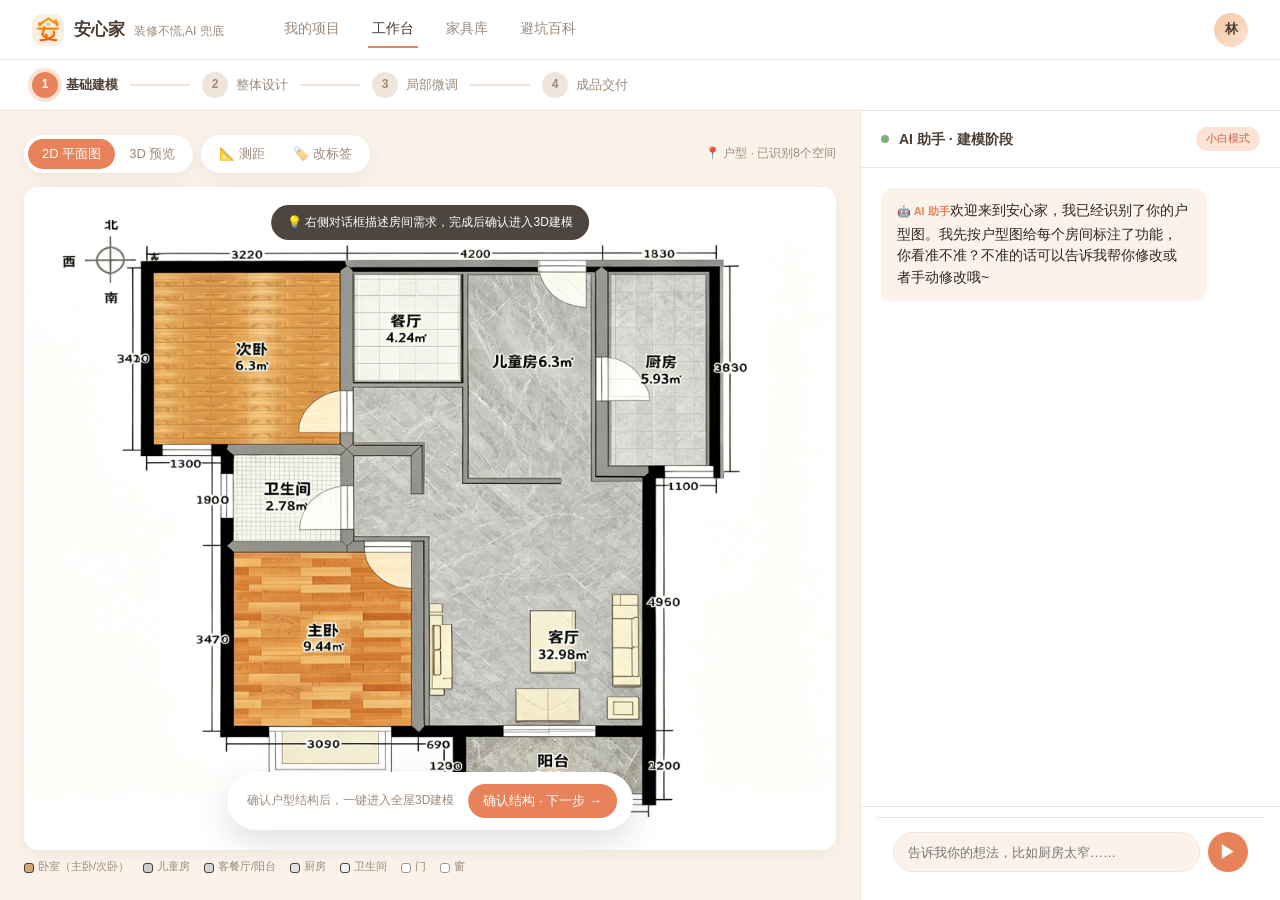
<file: modeling.html>
<!DOCTYPE html>
<html lang="zh-CN">
<head>
  <meta charset="UTF-8">
  <title>建模阶段 · 安心家</title>
  <link rel="icon" type="image/svg+xml" href="assets/logo.png">
  <link rel="stylesheet" href="css/tokens.css">
  <style>
    .floorplan-svg {
      width: 100%;
      height: 100%;
      display: block;
    }
    .room-rect {
      fill: var(--color-surface-2);
      stroke: var(--color-deep);
      stroke-width: 2.5;
      transition: 0.2s;
      cursor: pointer;
    }
    .room-rect:hover { fill: var(--color-primary-soft); }
    .room-rect.living { fill: #FEF1E3; }
    .room-rect.bedroom { fill: #F4EAE0; }
    .room-rect.kitchen { fill: #FFF8E1; }
    .room-rect.bath { fill: #E8F0F4; }
    .room-rect.dining { fill: #FCE8DD; }

    .door-line { stroke: var(--color-primary); stroke-width: 3; fill: none; }
    .window-line { stroke: var(--color-info); stroke-width: 4; }

    .canvas-tip {
      position: absolute;
      top: 18px;
      left: 50%;
      transform: translateX(-50%);
      background: rgba(46, 37, 30, 0.85);
      color: white;
      padding: 8px 16px;
      border-radius: var(--radius-pill);
      font-size: 12px;
      display: flex;
      align-items: center;
      gap: 6px;
      z-index: 5;
    }
    .confirm-bar {
      position: absolute;
      bottom: 20px;
      left: 50%;
      transform: translateX(-50%);
      background: var(--color-surface);
      padding: 12px 16px 12px 20px;
      border-radius: var(--radius-pill);
      box-shadow: var(--shadow-pop);
      display: flex;
      align-items: center;
      gap: 14px;
      z-index: 5;
    }
    .room-tag { font-weight: 700; font-size: 13px; fill: var(--color-deep); }
    .room-area { font-size: 11px; fill: var(--color-mute); }

    /* ===== 家庭信息卡片表单 ===== */
    .family-form {
      background: var(--color-surface-2);
      border-radius: 14px;
      padding: 14px;
      display: flex;
      flex-direction: column;
      gap: 12px;
      align-self: flex-start;
      max-width: 92%;
    }
    .family-form .form-row {
      display: flex;
      flex-direction: column;
      gap: 6px;
    }
    .family-form .form-label {
      font-size: 12px;
      font-weight: 600;
      color: var(--color-deep);
    }
    .family-form .chip-group {
      display: flex;
      flex-wrap: wrap;
      gap: 6px;
    }
    .family-form .chip {
      padding: 5px 12px;
      border-radius: 999px;
      border: 1.5px solid var(--color-line);
      font-size: 12px;
      cursor: pointer;
      transition: 0.15s;
      background: var(--color-surface);
      color: var(--color-text);
      user-select: none;
    }
    .family-form .chip.selected {
      background: var(--color-primary);
      color: white;
      border-color: var(--color-primary);
    }
    .family-form .chip:hover:not(.selected) {
      border-color: var(--color-primary);
    }
    .family-form .form-extra {
      width: 100%;
      padding: 7px 10px;
      border-radius: 8px;
      border: 1.5px solid var(--color-line);
      font-size: 12px;
      font-family: inherit;
      resize: none;
      outline: none;
      background: var(--color-surface);
      color: var(--color-text);
      box-sizing: border-box;
    }
    .family-form .form-extra:focus {
      border-color: var(--color-primary);
    }
    .family-form .form-submit {
      align-self: flex-end;
      background: var(--color-primary);
      color: white;
      border: none;
      padding: 7px 20px;
      border-radius: 999px;
      font-size: 13px;
      font-weight: 600;
      cursor: pointer;
      transition: 0.15s;
    }
    .family-form .form-submit:hover {
      background: var(--color-primary-dark);
    }

    /* 右侧对话流：超出高度后内部滚动，不再撑大整个页面 */
    #chat.chat-stream {
      max-height: 720px;
      overflow-y: auto;
    }

    /* 户型图图片专用样式：保持容器高度不变，图片等比缩小完整显示 */
    .floorplan-img {
      width: 100%;
      height: 100%;
      object-fit: contain;
      display: block;
    }

    /* ===== 输入框（仿 refinement） ===== */
    .chat-input-wrap {
      padding: 10px 16px 14px;
      border-top: 1px solid var(--color-line);
      flex-shrink: 0;
    }
    .chat-input-wrap .chat-input {
      display: flex;
      gap: 8px;
    }
    .chat-input-wrap input {
      flex: 1;
      border: 1px solid var(--color-line);
      border-radius: 999px;
      padding: 8px 14px;
      font-size: 13px;
      outline: none;
      background: var(--color-surface-2);
      font-family: inherit;
    }
    .chat-input-wrap input:focus { border-color: var(--color-primary); }
  </style>
</head>
<body>
  <div class="app-shell">
    <div id="topbar"></div>
    <div id="progress"></div>

    <div class="workspace">
      <!-- Canvas画布区域 -->
      <div class="canvas-pane">
        <div class="canvas-toolbar">
          <div class="toolbar-group">
            <button class="active">2D 平面图</button>
            <button>3D 预览</button>
          </div>
          <div class="toolbar-group">
            <button>📐 测距</button>
            <button>🏷️ 改标签</button>
            <button class="pro-only" style="display:none;">📏 尺寸标注</button>
            <button class="pro-only" style="display:none;">🔲 网格</button>
          </div>
          <div style="margin-left:auto;" class="tiny muted">
            <span class="novice-label">📍 户型 · 已识别8个空间</span>
            <span class="pro-label" style="display:none;">📍 户型 · 高精度识别 · 8个空间</span>
          </div>
        </div>

        <div class="floorplan-container">
          <div class="canvas-tip">💡 右侧对话框描述房间需求，完成后确认进入3D建模</div>

          <!-- 替换为本地户型图片 -->
          <img class="floorplan-img" src="assets/model/户型图.jpg" alt="平面户型图">

          <div class="confirm-bar">
            <div class="tiny muted">确认户型结构后，一键进入全屋3D建模</div>
            <a href="global-design.html" class="btn btn-primary btn-sm">确认结构 · 下一步 →</a>
          </div>
        </div>

        <!-- 图例保留，适配当前户型空间 -->
        <div class="legend">
          <span><span class="swatch" style="background:#D4A878;border:1px solid #4A3C32;"></span>卧室（主卧/次卧）</span>
          <span><span class="swatch" style="background:#C8CDD1;border:1px solid #4A3C32;"></span>儿童房</span>
          <span><span class="swatch" style="background:#D0D5D9;border:1px solid #4A3C32;"></span>客餐厅/阳台</span>
          <span><span class="swatch" style="background:#E0E3E6;border:1px solid #4A3C32;"></span>厨房</span>
          <span><span class="swatch" style="background:#EFF2F5;border:1px solid #4A3C32;"></span>卫生间</span>
          <span><span class="swatch" style="background:#ffffff;border:1px solid #999;"></span>门</span>
          <span><span class="swatch" style="background:#ffffff;border:1px solid #999;"></span>窗</span>
        </div>
      </div>

      <!-- AI对话侧边栏完整保留 -->
      <aside class="chat-pane">
        <div class="chat-header">
          <span class="live-dot"></span>
          <span>AI 助手 · 建模阶段</span>
          <span class="tag tag-primary" style="margin-left:auto;">小白模式</span>
        </div>
        <div class="chat-stream" id="chat"></div>

        <div class="chat-input-wrap">
          <div class="chat-input">
            <input id="chat-input" placeholder="告诉我你的想法，比如厨房太窄……" />
            <button class="chat-send" id="chat-send">▶</button>
          </div>
        </div>
      </aside>
    </div>
  </div>

  <script src="js/shared.js"></script>
  <script src="js/chat-script.js"></script>
  <script>
    document.getElementById('topbar').innerHTML = AnxinHome.renderTopbar('workspace');
    document.getElementById('progress').innerHTML = AnxinHome.renderProgress('modeling');

    // 专业版/小白版切换逻辑
    if (AnxinHome.isPro()) {
      document.querySelectorAll('.pro-only').forEach(el => el.style.display = '');
      document.querySelectorAll('.novice-label').forEach(el => el.style.display = 'none');
      document.querySelectorAll('.pro-label').forEach(el => el.style.display = '');
    }

    const chat = document.getElementById('chat');
    const script = window.AnxinChatScripts.modeling;
    let idx = 0;

    // ===== 家庭信息收集表单 =====
    function appendFamilyForm(onSubmit) {
      const wrap = document.createElement('div');
      wrap.className = 'family-form';

      wrap.innerHTML = `
        <div class="form-row">
          <div class="form-label">👨‍👩‍👧 家里住几口人？</div>
          <div class="chip-group" id="chip-count">
            <div class="chip" data-val="1人独居">1人独居</div>
            <div class="chip" data-val="夫妻2人">夫妻2人</div>
            <div class="chip" data-val="三口之家">三口之家</div>
            <div class="chip" data-val="四口及以上">四口及以上</div>
          </div>
        </div>

        <div class="form-row">
          <div class="form-label">🧒 有没有小孩？</div>
          <div class="chip-group" id="chip-kid">
            <div class="chip" data-val="没有小孩">没有</div>
            <div class="chip" data-val="0-3岁婴幼儿">0-3岁婴幼儿</div>
            <div class="chip" data-val="3-6岁学龄前">3-6岁学龄前</div>
            <div class="chip" data-val="6-12岁小学生">6-12岁小学生</div>
            <div class="chip" data-val="12-18岁青少年">12-18岁青少年</div>
            <div class="chip" data-val="准备生育">准备生育</div>
          </div>
        </div>

        <div class="form-row">
          <div class="form-label">🐾 有没有宠物？</div>
          <div class="chip-group" id="chip-pet">
            <div class="chip" data-val="没有宠物">没有</div>
            <div class="chip" data-val="养猫">🐱 猫</div>
            <div class="chip" data-val="养狗">🐶 狗</div>
            <div class="chip" data-val="其他宠物">其他</div>
          </div>
        </div>

        <div class="form-row">
          <div class="form-label">👴 有无老人同住？</div>
          <div class="chip-group" id="chip-elder">
            <div class="chip" data-val="无老人">没有</div>
            <div class="chip" data-val="老人长期同住">长期同住</div>
            <div class="chip" data-val="老人偶尔来住">偶尔来住</div>
          </div>
        </div>

        <div class="form-row">
          <div class="form-label">✏️ 其他补充（可选）</div>
          <textarea class="form-extra" id="form-extra" rows="2" placeholder="例如：准备生二胎、有轮椅需求、需要书房..."></textarea>
        </div>

        <button class="form-submit" id="form-submit">确认 ✓</button>
      `;

      // 单选芯片交互
      ['chip-count', 'chip-kid', 'chip-pet', 'chip-elder'].forEach(groupId => {
        wrap.querySelector('#' + groupId).querySelectorAll('.chip').forEach(chip => {
          chip.onclick = () => {
            wrap.querySelector('#' + groupId).querySelectorAll('.chip')
              .forEach(c => c.classList.remove('selected'));
            chip.classList.add('selected');
          };
        });
      });

      // 表单提交逻辑
      wrap.querySelector('#form-submit').onclick = () => {
        const getValue = (groupId) => {
          const sel = wrap.querySelector('#' + groupId + ' .chip.selected');
          return sel ? sel.dataset.val : null;
        };
        const count  = getValue('chip-count');
        const kid    = getValue('chip-kid');
        const pet    = getValue('chip-pet');
        const elder  = getValue('chip-elder');
        const extra  = wrap.querySelector('#form-extra').value.trim();

        if (!count) {
          wrap.querySelector('#chip-count').style.outline = '2px solid var(--color-primary)';
          wrap.querySelector('#chip-count').style.borderRadius = '8px';
          return;
        }

        wrap.querySelectorAll('.chip, .form-submit, .form-extra')
          .forEach(el => el.style.pointerEvents = 'none');
        wrap.querySelector('#form-submit').style.opacity = '0.5';

        const parts = [count];
        if (kid && kid !== '没有小孩') parts.push(kid);
        if (pet && pet !== '没有宠物') parts.push(pet);
        if (elder && elder !== '无老人') parts.push(elder);
        if (extra) parts.push(extra);
        const summary = parts.join(' · ');

        onSubmit(summary);
      };

      chat.appendChild(wrap);
      chat.scrollTop = chat.scrollHeight;
      return wrap;
    }

    // AI对话脚本播放
    async function playNext() {
      if (idx >= script.length) return;
      const step = script[idx++];

      if (step.role === 'ai') {
        const typing = AnxinHome.appendBubble(chat, { role: 'ai', withTyping: true });
        await AnxinHome.delay(700);
        typing.remove();
        AnxinHome.appendBubble(chat, { role: 'ai', html: step.text });
        await AnxinHome.delay(300);
        playNext();

      } else if (step.role === 'system') {
        AnxinHome.appendBubble(chat, { role: 'system', html: step.text });
        await AnxinHome.delay(200);
        playNext();

      } else if (step.role === 'user') {
        AnxinHome.appendBubble(chat, { role: 'user', html: step.text });
        await AnxinHome.delay(200);
        playNext();

      } else if (step.role === 'familyForm') {
        appendFamilyForm((summary) => {
          AnxinHome.appendBubble(chat, { role: 'user', html: summary });
          setTimeout(playNext, 400);
        });

      } else if (step.role === 'options') {
        AnxinHome.appendOptions(chat, step.options, (opt) => {
          AnxinHome.appendBubble(chat, { role: 'user', html: opt.label });
          if (opt.goto) {
            setTimeout(() => { window.location.href = opt.goto; }, 600);
          } else {
            setTimeout(playNext, 400);
          }
        });
      }
    }

    setTimeout(playNext, 400);

    // ===== 对话框发送 =====
    document.getElementById('chat-send').onclick = () => {
      const v = document.getElementById('chat-input').value.trim();
      if (!v) return;
      AnxinHome.appendBubble(chat, { role: 'user', html: v });
      document.getElementById('chat-input').value = '';
      chat.scrollTop = chat.scrollHeight;
    };
    document.getElementById('chat-input').addEventListener('keydown', e => {
      if (e.key === 'Enter') document.getElementById('chat-send').click();
    });

    // 移除原SVG房间点击逻辑（图片无房间DOM元素）
  </script>
</body>
</html>
</file>
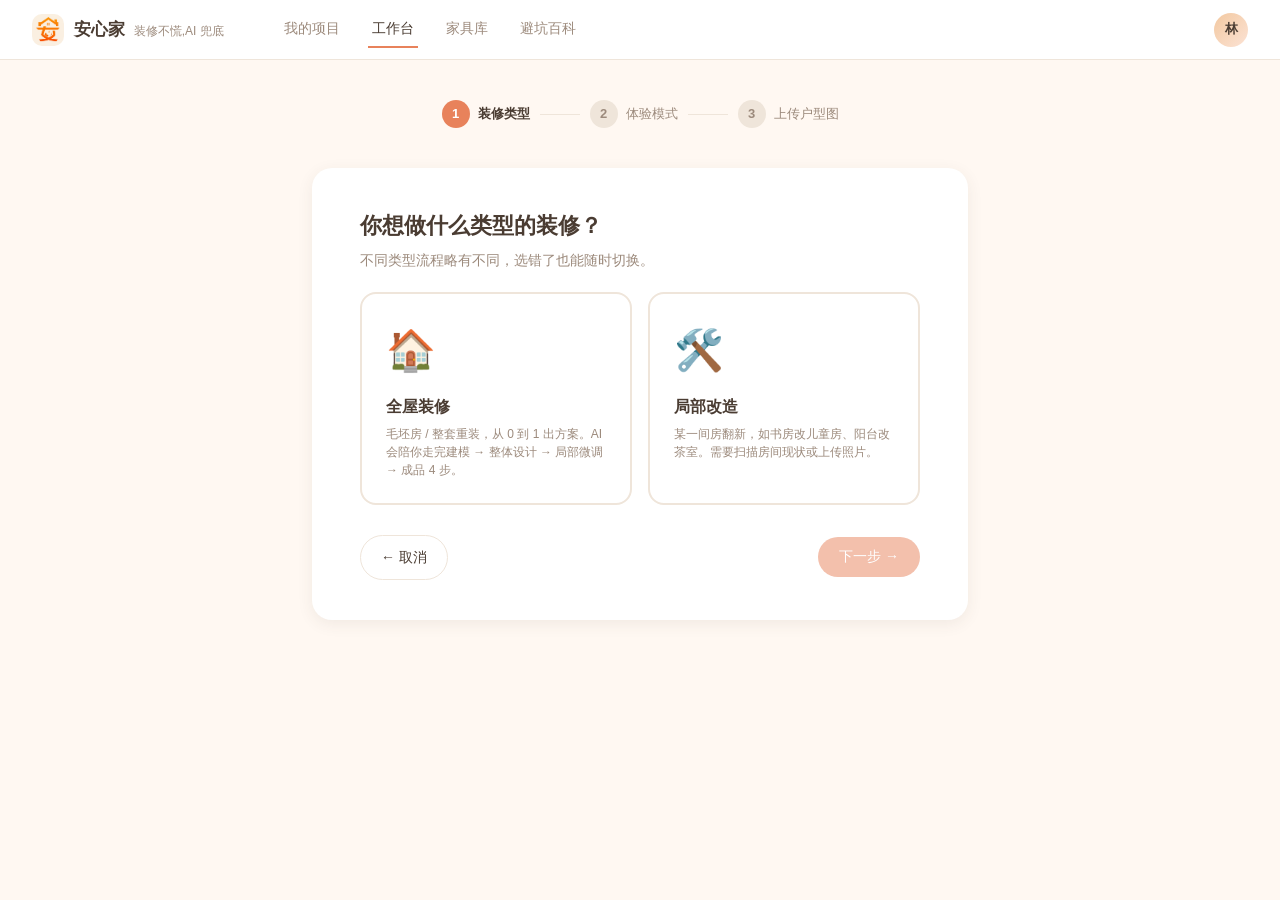
<file: new-project.html>
<!DOCTYPE html>
<html lang="zh-CN">
<head>
  <meta charset="UTF-8">
  <title>新建项目 · 安心家</title>
  <link rel="icon" type="image/svg+xml" href="assets/logo.png">
  <link rel="stylesheet" href="css/tokens.css">
  <style>
    .new-project-wrap {
      max-width: 720px;
      margin: 40px auto;
      padding: 0 32px;
    }
    .stepper-card {
      background: var(--color-surface);
      border-radius: 20px;
      padding: 40px 48px;
      box-shadow: var(--shadow-card);
    }
    .step-content { display: none; animation: fadeStep 0.3s ease; }
    .step-content.active { display: block; }
    @keyframes fadeStep {
      from { opacity: 0; transform: translateY(8px); }
      to { opacity: 1; transform: translateY(0); }
    }
    .choice-grid {
      display: grid;
      grid-template-columns: 1fr 1fr;
      gap: 16px;
      margin: 20px 0 30px;
    }
    .choice-card {
      border: 2px solid var(--color-line);
      border-radius: 16px;
      padding: 24px;
      cursor: pointer;
      transition: 0.2s;
      background: var(--color-surface);
    }
    .choice-card:hover { border-color: var(--color-accent); }
    .choice-card.selected {
      border-color: var(--color-primary);
      background: var(--color-primary-soft);
    }
    .choice-card .ico {
      font-size: 40px;
      margin-bottom: 12px;
    }
    .choice-card .title {
      font-weight: 700;
      font-size: 16px;
      color: var(--color-deep);
      margin-bottom: 6px;
    }
    .choice-card .desc {
      font-size: 12px;
      color: var(--color-mute);
      line-height: 1.5;
    }
    .upload-zone {
      border: 2px dashed var(--color-accent);
      border-radius: 16px;
      padding: 48px 24px;
      text-align: center;
      background: var(--color-surface-2);
      cursor: pointer;
      transition: 0.2s;
      margin: 20px 0 12px;
    }
    .upload-zone:hover {
      border-color: var(--color-primary);
      background: var(--color-primary-soft);
    }
    .upload-zone.has-file {
      border-style: solid;
      border-color: var(--color-success);
      background: var(--color-success-bg);
    }
    .demo-link {
      text-align: center;
      color: var(--color-primary);
      font-size: 13px;
      cursor: pointer;
      font-weight: 500;
      display: inline-block;
    }
    .demo-link:hover { text-decoration: underline; }
    .nav-buttons {
      display: flex;
      justify-content: space-between;
      align-items: center;
      margin-top: 30px;
    }
  </style>
</head>
<body>
  <div class="app-shell">
    <div id="topbar"></div>

    <div class="new-project-wrap">
      <!-- Steps indicator -->
      <div class="steps-indicator">
        <div class="step-pill active" id="pill-1">
          <div class="num">1</div>
          <span>装修类型</span>
        </div>
        <div class="step-divider"></div>
        <div class="step-pill" id="pill-2">
          <div class="num">2</div>
          <span>体验模式</span>
        </div>
        <div class="step-divider"></div>
        <div class="step-pill" id="pill-3">
          <div class="num">3</div>
          <span>上传户型图</span>
        </div>
      </div>

      <div class="stepper-card">
        <!-- STEP 1 -->
        <div class="step-content active" data-step="1">
          <h2 style="margin:0 0 6px;color:var(--color-deep);font-size:22px;">你想做什么类型的装修？</h2>
          <p class="muted" style="margin:0;">不同类型流程略有不同，选错了也能随时切换。</p>

          <div class="choice-grid">
            <div class="choice-card" data-value="full">
              <div class="ico">🏠</div>
              <div class="title">全屋装修</div>
              <div class="desc">毛坯房 / 整套重装，从 0 到 1 出方案。AI 会陪你走完建模 → 整体设计 → 局部微调 → 成品 4 步。</div>
            </div>
            <div class="choice-card" data-value="partial">
              <div class="ico">🛠️</div>
              <div class="title">局部改造</div>
              <div class="desc">某一间房翻新，如书房改儿童房、阳台改茶室。需要扫描房间现状或上传照片。</div>
            </div>
          </div>

          <div class="nav-buttons">
            <a href="index.html" class="btn btn-ghost">← 取消</a>
            <button class="btn btn-primary" id="next-1" disabled style="opacity:0.5;">下一步 →</button>
          </div>
        </div>

        <!-- STEP 2 -->
        <div class="step-content" data-step="2">
          <h2 style="margin:0 0 6px;color:var(--color-deep);font-size:22px;">你更想要哪种体验？</h2>
          <p class="muted" style="margin:0;">没经验也别紧张，小白模式会有更多卡片引导。</p>

          <div class="choice-grid">
            <div class="choice-card selected" data-value="novice">
              <div class="ico">🌱</div>
              <div class="title">小白模式 <span class="tag tag-primary tiny" style="margin-left:6px;">推荐</span></div>
              <div class="desc">AI 主动问问题、给卡片选项、全程附避坑提醒。第一次装修必选。</div>
            </div>
            <div class="choice-card" data-value="pro">
              <div class="ico">⚡</div>
              <div class="title">专业模式</div>
              <div class="desc">如果你已有装修经验，可跳过新手引导。提供更高精度的方案 + 自由编辑。</div>
            </div>
          </div>

          <div class="nav-buttons">
            <button class="btn btn-ghost" id="back-2">← 上一步</button>
            <button class="btn btn-primary" id="next-2">下一步 →</button>
          </div>
        </div>

        <!-- STEP 3 -->
        <div class="step-content" data-step="3">
          <h2 style="margin:0 0 6px;color:var(--color-deep);font-size:22px;" id="step3-title">上传你的户型图</h2>
          <p class="muted" style="margin:0;" id="step3-desc">原始结构图最准。JPG / PNG / PDF 都可以。</p>

          <div class="upload-zone" id="upload-zone">
            <div id="step3-upload-icon" style="font-size:48px;color:var(--color-primary);margin-bottom:10px;">⬆</div>
            <div style="font-weight:600;color:var(--color-deep);margin-bottom:4px;" id="step3-upload-text">拖拽户型图到这里，或点击上传</div>
            <div class="tiny muted" id="step3-upload-hint">支持 JPG / PNG / PDF · 单个文件 ≤ 10MB</div>
          </div>

          <div class="center">
            <span class="demo-link" id="use-demo">没有户型图？使用 demo 户型一键体验 →</span>
          </div>

          <div class="divider"></div>

          <div style="background:var(--color-info-bg);border-radius:12px;padding:14px 16px;display:flex;gap:12px;align-items:flex-start;">
            <div style="font-size:22px;">💡</div>
            <div>
              <div style="font-weight:600;color:var(--color-deep);font-size:13px;margin-bottom:4px;">小贴士</div>
              <div class="tiny muted" id="step3-tip">户型图识别约 80% 准确率，3D 建模后会让你<b>手动确认</b>每个房间标签，识别错了一键就能改。</div>
            </div>
          </div>

          <div class="nav-buttons">
            <button class="btn btn-ghost" id="back-3">← 上一步</button>
            <a href="modeling.html" class="btn btn-primary" id="start-design">开始设计 ✨</a>
          </div>
        </div>
      </div>
    </div>
  </div>

  <script src="js/shared.js"></script>
  <script>
    document.getElementById('topbar').innerHTML = AnxinHome.renderTopbar('workspace');

    // Step navigation
    let currentStep = 1;
    const showStep = (n) => {
      document.querySelectorAll('.step-content').forEach(el => el.classList.remove('active'));
      document.querySelector(`.step-content[data-step="${n}"]`).classList.add('active');
      [1,2,3].forEach(i => {
        const pill = document.getElementById(`pill-${i}`);
        pill.classList.remove('active', 'done');
        if (i < n) pill.classList.add('done');
        else if (i === n) pill.classList.add('active');
      });
      currentStep = n;
    };

    // Step 1: type selection
    let selectedType = null;
    document.querySelectorAll('[data-step="1"] .choice-card').forEach(card => {
      card.onclick = () => {
        document.querySelectorAll('[data-step="1"] .choice-card').forEach(c => c.classList.remove('selected'));
        card.classList.add('selected');
        selectedType = card.dataset.value;
        const btn = document.getElementById('next-1');
        btn.disabled = false;
        btn.style.opacity = '1';
      };
    });
    document.getElementById('next-1').onclick = () => {
      updateStep3();
      showStep(2);
    };

    // Step 2
    let selectedMode = 'novice';
    document.querySelectorAll('[data-step="2"] .choice-card').forEach(card => {
      card.onclick = () => {
        document.querySelectorAll('[data-step="2"] .choice-card').forEach(c => c.classList.remove('selected'));
        card.classList.add('selected');
        selectedMode = card.dataset.value;
      };
    });
    document.getElementById('back-2').onclick = () => showStep(1);
    document.getElementById('next-2').onclick = () => {
      AnxinHome.setMode(selectedMode);
      updateStep3();
      showStep(3);
    };

    // Step 3 dynamic content based on type
    function updateStep3() {
      const isPartial = selectedType === 'partial';
      document.getElementById('step3-title').textContent = isPartial ? '扫描你的房间' : '上传你的户型图';
      document.getElementById('step3-desc').textContent = isPartial ? '用手机扫描房间,自动生成 3D 模型。' : '原始结构图最准。JPG / PNG / PDF 都可以。';
      document.getElementById('step3-tip').innerHTML = isPartial ? '上传房间照片后 AI 会<b>自动清除杂物和现有家具</b>,给你一个干净的空间骨架来重新规划。' : '户型图识别约 80% 准确率,3D 建模后会让你<b>手动确认</b>每个房间标签,识别错了一键就能改。';
      document.getElementById('use-demo').textContent = isPartial ? '没有照片?使用 demo 主卧一键体验 →' : '没有户型图?使用 demo 户型一键体验 →';
      document.getElementById('start-design').href = isPartial ? 'partial-modeling.html' : 'modeling.html';
      // Reset upload zone
      const zone = document.getElementById('upload-zone');
      zone.classList.remove('has-file');
      zone.innerHTML = `
        <div style="font-size:48px;color:var(--color-primary);margin-bottom:10px;">${isPartial ? '📷' : '⬆'}</div>
        <div style="font-weight:600;color:var(--color-deep);margin-bottom:4px;">${isPartial ? '拖拽房间照片到这里，或点击上传' : '拖拽户型图到这里，或点击上传'}</div>
        <div class="tiny muted">${isPartial ? '支持多角度照片 · 建议光线充足' : '支持 JPG / PNG / PDF · 单个文件 ≤ 10MB'}</div>
      `;
    }

    // Step 3
    document.getElementById('back-3').onclick = () => showStep(2);
    document.getElementById('use-demo').onclick = () => {
      const isPartial = selectedType === 'partial';
      const zone = document.getElementById('upload-zone');
      zone.classList.add('has-file');
      zone.innerHTML = isPartial
        ? `<div style="font-size:36px;color:var(--color-success);margin-bottom:10px;">✓</div>
           <div style="font-weight:600;color:var(--color-deep);">已加载 demo 主卧扫描数据</div>
           <div class="tiny muted">12.5㎡ · 已识别：双人床、大衣柜、床头柜、梳妆台</div>`
        : `<div style="font-size:36px;color:var(--color-success);margin-bottom:10px;">✓</div>
           <div style="font-weight:600;color:var(--color-deep);">已加载 demo 户型：朝阳·首开 96㎡</div>
           <div class="tiny muted">3 室 1 厅 1 卫 · JPG 格式</div>`;
      AnxinHome.toast({ type: 'success', title: isPartial ? 'Demo 主卧加载完成' : 'Demo 户型加载完成', msg: isPartial ? '已识别 4 件现有家具,点击「开始设计」进入建模。' : '点击「开始设计」进入建模阶段。' });
    };
  </script>
</body>
</html>
</file>
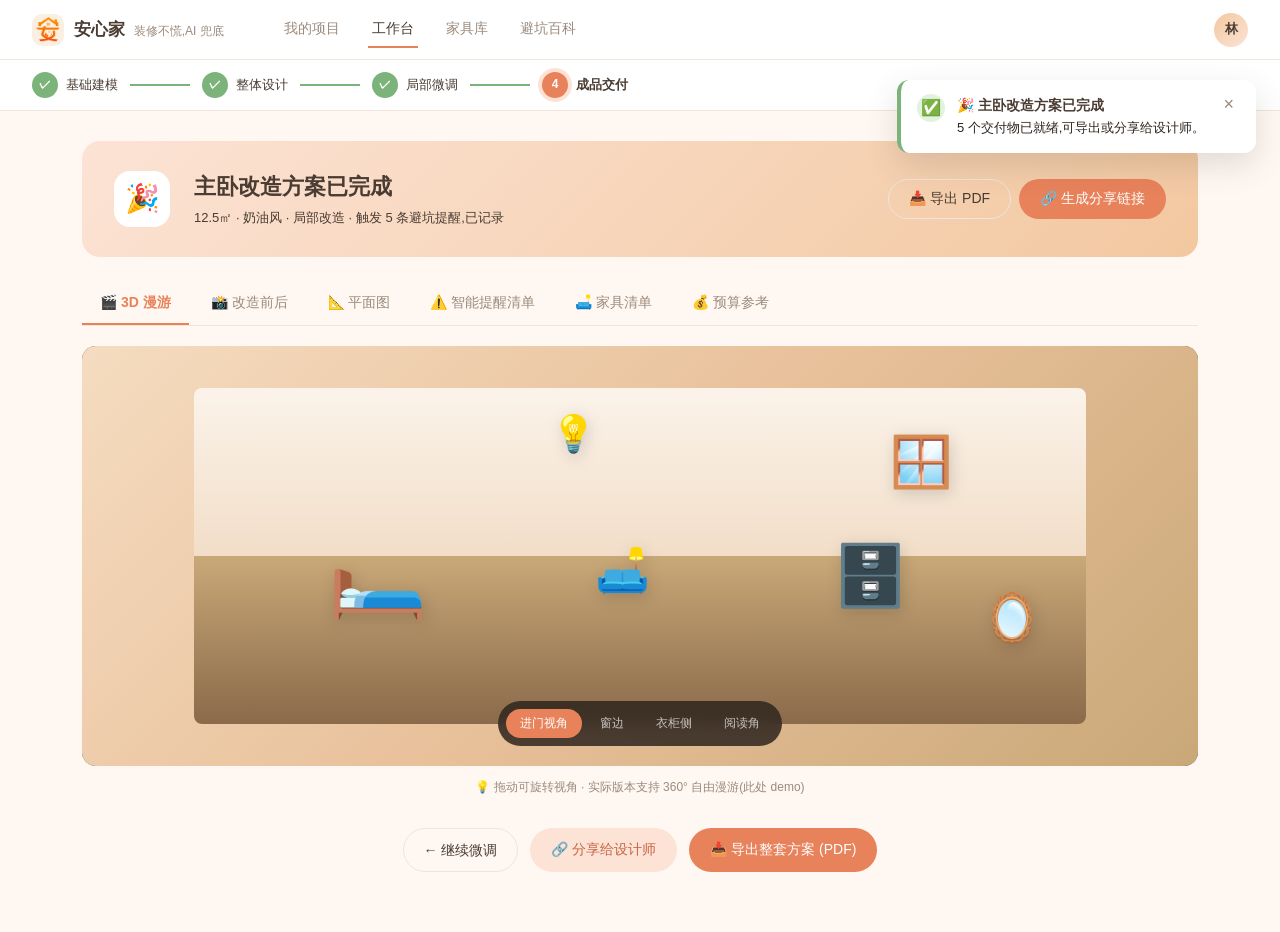
<file: partial-delivery.html>
<!DOCTYPE html>
<html lang="zh-CN">
<head>
  <meta charset="UTF-8">
  <title>成品交付 · 局部改造 · 安心家</title>
  <link rel="icon" type="image/png" href="assets/logo.png">
  <link rel="stylesheet" href="css/tokens.css">
  <style>
    .delivery-wrap {
      max-width: 1180px;
      margin: 0 auto;
      padding: 30px 32px 60px;
      width: 100%;
    }
    .summary-bar {
      background: linear-gradient(135deg, var(--color-primary-soft) 0%, var(--color-accent) 100%);
      border-radius: 18px;
      padding: 28px 32px;
      display: flex;
      gap: 24px;
      align-items: center;
      margin-bottom: 24px;
    }
    .summary-bar .ico {
      width: 56px;
      height: 56px;
      background: white;
      border-radius: 16px;
      display: flex;
      align-items: center;
      justify-content: center;
      font-size: 28px;
      flex-shrink: 0;
    }
    .summary-bar h2 {
      margin: 0 0 4px;
      color: var(--color-deep);
      font-size: 22px;
    }
    .summary-bar p { margin: 0; color: var(--color-deep); font-size: 13px; }
    .summary-bar .actions {
      margin-left: auto;
      display: flex;
      gap: 8px;
    }

    .roam-stage {
      background: var(--color-deep);
      border-radius: 14px;
      overflow: hidden;
      position: relative;
      height: 420px;
      display: flex;
      align-items: center;
      justify-content: center;
    }
    .roam-img {
      width: 100%;
      height: 100%;
      background: linear-gradient(135deg, #F5DCC0 0%, #E8C09A 50%, #C9A878 100%);
      position: relative;
      display: flex;
      align-items: center;
      justify-content: center;
    }
    .roam-room-mock {
      width: 80%;
      height: 80%;
      position: relative;
      background: linear-gradient(180deg, #FBF3EA 0%, #F2DEC8 50%, #C9A878 50%, #8A6A4A 100%);
      border-radius: 8px;
    }
    .roam-room-mock .deco {
      position: absolute;
      filter: drop-shadow(2px 4px 8px rgba(0,0,0,0.15));
    }
    .roam-controls {
      position: absolute;
      bottom: 20px;
      left: 50%;
      transform: translateX(-50%);
      background: rgba(46, 37, 30, 0.85);
      backdrop-filter: blur(8px);
      padding: 8px;
      border-radius: 999px;
      display: flex;
      gap: 4px;
    }
    .roam-controls button {
      padding: 6px 14px;
      border-radius: 999px;
      font-size: 12px;
      color: rgba(255,255,255,0.7);
    }
    .roam-controls button.active {
      background: var(--color-primary);
      color: white;
    }
    .roam-room-label {
      position: absolute;
      top: 20px;
      left: 20px;
      background: rgba(255,255,255,0.92);
      padding: 8px 16px;
      border-radius: 999px;
      font-size: 13px;
      font-weight: 600;
      color: var(--color-deep);
    }

    .reminder-list {
      display: flex;
      flex-direction: column;
      gap: 10px;
    }
    .reminder-item {
      display: flex;
      gap: 14px;
      padding: 16px;
      background: var(--color-surface);
      border-radius: 12px;
      box-shadow: var(--shadow-card);
      border-left: 4px solid var(--color-warn);
    }
    .reminder-item.danger { border-left-color: var(--color-danger); }
    .reminder-item.info { border-left-color: var(--color-info); }
    .reminder-item.success { border-left-color: var(--color-success); }

    .reminder-item .ico {
      width: 36px;
      height: 36px;
      border-radius: 50%;
      background: var(--color-warn-bg);
      display: flex;
      align-items: center;
      justify-content: center;
      font-size: 18px;
      flex-shrink: 0;
    }
    .reminder-item.danger .ico { background: var(--color-danger-bg); }
    .reminder-item.info .ico { background: var(--color-info-bg); }
    .reminder-item.success .ico { background: var(--color-success-bg); }

    .reminder-item .body { flex: 1; }
    .reminder-item .title { font-weight: 600; font-size: 14px; color: var(--color-deep); margin-bottom: 4px; }
    .reminder-item .desc { font-size: 12px; color: var(--color-mute); }
    .reminder-item .meta { font-size: 11px; color: var(--color-mute); margin-top: 6px; }

    .furniture-table {
      width: 100%;
      border-collapse: collapse;
      background: var(--color-surface);
      border-radius: 12px;
      overflow: hidden;
      box-shadow: var(--shadow-card);
    }
    .furniture-table th, .furniture-table td {
      padding: 12px 16px;
      text-align: left;
      font-size: 13px;
      border-bottom: 1px solid var(--color-line);
    }
    .furniture-table th {
      background: var(--color-surface-2);
      color: var(--color-mute);
      font-weight: 500;
      font-size: 12px;
    }
    .furniture-table td .ico { font-size: 22px; margin-right: 8px; vertical-align: middle; }

    .budget-card {
      background: var(--color-surface);
      border-radius: 14px;
      padding: 20px 24px;
      box-shadow: var(--shadow-card);
    }
    .budget-bar {
      display: flex;
      gap: 2px;
      height: 16px;
      border-radius: 8px;
      overflow: hidden;
      margin: 14px 0;
    }
    .budget-seg {
      height: 100%;
      display: flex;
      align-items: center;
      justify-content: center;
      font-size: 10px;
      color: white;
      font-weight: 600;
    }

    .plan-grid {
      display: grid;
      grid-template-columns: repeat(3, 1fr);
      gap: 20px;
      margin-top: 20px;
    }
    .plan-image {
      aspect-ratio: 4 / 3;
      border-radius: 12px;
      overflow: hidden;
      box-shadow: var(--shadow-card);
      cursor: pointer;
      transition: 0.2s;
      position: relative;
    }
    .plan-image:hover {
      transform: translateY(-2px);
      box-shadow: var(--shadow-lift);
    }
    .plan-image .label {
      position: absolute;
      bottom: 8px;
      left: 8px;
      background: rgba(255,255,255,0.92);
      padding: 4px 10px;
      border-radius: 999px;
      font-size: 11px;
      font-weight: 600;
      color: var(--color-deep);
    }

    .compare-stage {
      display: grid;
      grid-template-columns: 1fr 1fr;
      gap: 16px;
      height: 360px;
    }
    .compare-panel {
      border-radius: 14px;
      overflow: hidden;
      position: relative;
      display: flex;
      align-items: center;
      justify-content: center;
    }
    .compare-panel.before { background: linear-gradient(135deg, #D8CCC0, #B8A898); }
    .compare-panel.after { background: linear-gradient(135deg, #F5DCC0, #E8C09A); }
    .compare-panel .panel-label {
      position: absolute;
      top: 14px;
      left: 14px;
      background: rgba(0,0,0,0.6);
      color: white;
      padding: 4px 12px;
      border-radius: 999px;
      font-size: 11px;
      font-weight: 600;
    }
    .compare-panel .deco {
      position: absolute;
      filter: drop-shadow(2px 4px 8px rgba(0,0,0,0.12));
    }
  </style>
</head>
<body>
  <div class="app-shell">
    <div id="topbar"></div>
    <div id="progress"></div>

    <div class="delivery-wrap">
      <!-- Summary -->
      <div class="summary-bar">
        <div class="ico">🎉</div>
        <div>
          <h2>主卧改造方案已完成</h2>
          <p>12.5㎡ · 奶油风 · 局部改造 · 触发 5 条避坑提醒,已记录</p>
        </div>
        <div class="actions">
          <button class="btn btn-ghost" id="export">📥 导出 PDF</button>
          <button class="btn btn-primary" id="share">🔗 生成分享链接</button>
        </div>
      </div>

      <!-- Tabs -->
      <div class="tab-bar">
        <div class="tab active" data-tab="roam">🎬 3D 漫游</div>
        <div class="tab" data-tab="compare">📸 改造前后</div>
        <div class="tab" data-tab="plan">📐 平面图</div>
        <div class="tab" data-tab="reminders">⚠️ 智能提醒清单</div>
        <div class="tab" data-tab="furniture">🛋️ 家具清单</div>
        <div class="tab" data-tab="budget">💰 预算参考</div>
      </div>

      <!-- 3D Roam -->
      <div class="tab-content active" data-tab="roam">
        <div class="roam-stage">
          <div class="roam-room-label">🛏️ 主卧 · 第一人称漫游</div>
          <div class="roam-img">
            <div class="roam-room-mock">
              <span class="deco" style="bottom:25%;left:15%;font-size:80px;">🛏️</span>
              <span class="deco" style="bottom:30%;right:20%;font-size:60px;">🗄️</span>
              <span class="deco" style="top:10%;right:15%;font-size:50px;">🪟</span>
              <span class="deco" style="bottom:20%;right:5%;font-size:48px;">🪞</span>
              <span class="deco" style="bottom:35%;left:45%;font-size:44px;">🛋️</span>
              <span class="deco" style="top:5%;left:40%;font-size:36px;">💡</span>
            </div>
          </div>
          <div class="roam-controls">
            <button class="active">进门视角</button>
            <button>窗边</button>
            <button>衣柜侧</button>
            <button>阅读角</button>
          </div>
        </div>
        <p class="muted tiny center mt-3">💡 拖动可旋转视角 · 实际版本支持 360° 自由漫游(此处 demo)</p>
      </div>

      <!-- Before/After -->
      <div class="tab-content" data-tab="compare">
        <div class="compare-stage">
          <div class="compare-panel before">
            <div class="panel-label">📷 改造前 · 扫描原状</div>
            <span class="deco" style="bottom:24%;left:22%;font-size:70px;opacity:0.5;">🛏️</span>
            <span class="deco" style="bottom:30%;left:5%;font-size:55px;opacity:0.5;">🗄️</span>
            <span class="deco" style="top:10%;right:15%;font-size:45px;opacity:0.5;">🪟</span>
            <span class="deco" style="bottom:22%;right:12%;font-size:40px;opacity:0.5;">🪞</span>
          </div>
          <div class="compare-panel after">
            <div class="panel-label">✨ 改造后 · 奶油风方案</div>
            <span class="deco" style="bottom:24%;left:12%;font-size:70px;">🛏️</span>
            <span class="deco" style="bottom:30%;right:20%;font-size:55px;">🗄️</span>
            <span class="deco" style="top:10%;right:15%;font-size:45px;">🪟</span>
            <span class="deco" style="bottom:20%;right:5%;font-size:40px;">🪞</span>
            <span class="deco" style="bottom:35%;left:45%;font-size:40px;">🛋️</span>
            <span class="deco" style="top:5%;left:40%;font-size:32px;">💡</span>
          </div>
        </div>
        <p class="muted tiny center mt-3">💡 左侧为扫描原状(已清除旧家具),右侧为最终改造方案</p>
      </div>

      <!-- Plan -->
      <div class="tab-content" data-tab="plan">
        <div class="plan-grid">
          <div class="plan-image" style="background:linear-gradient(135deg,#FBF3EA,#F2C8A0);">
            <div class="label">2D 平面布置图</div>
          </div>
          <div class="plan-image" style="background:linear-gradient(135deg,#F5E5D3,#C9A878);">
            <div class="label">3D 鸟瞰图</div>
          </div>
          <div class="plan-image" style="background:linear-gradient(135deg,#FCE3D5,#E8825B);">
            <div class="label">水电点位图</div>
          </div>
          <div class="plan-image" style="background:linear-gradient(135deg,#E8DCC8,#8A6A4A);">
            <div class="label">主卧渲染图 · 日间</div>
          </div>
          <div class="plan-image" style="background:linear-gradient(135deg,#FCE3D5,#F2B89B);">
            <div class="label">主卧渲染图 · 黄昏</div>
          </div>
          <div class="plan-image" style="background:linear-gradient(135deg,#2E251E,#4A3C32);">
            <div class="label">主卧渲染图 · 夜晚</div>
          </div>
        </div>
      </div>

      <!-- Reminders -->
      <div class="tab-content" data-tab="reminders">
        <div class="flex items-center justify-between mb-3">
          <h3 style="margin:0;color:var(--color-deep);font-size:16px;">入住前避坑清单</h3>
          <span class="muted tiny">共 5 条 · 2 条原则性 / 3 条建议性</span>
        </div>
        <div class="reminder-list">
          <div class="reminder-item danger">
            <div class="ico">🚨</div>
            <div class="body">
              <div class="title">床头插座建议增加到 4 个</div>
              <div class="desc">床换到东墙后原插座被遮挡。装完改不了,床两侧各 2 个五孔 + USB 是基础配置。</div>
              <div class="meta">环节:水电 · 严重度:高 · 触发于建模阶段</div>
            </div>
          </div>

          <div class="reminder-item danger">
            <div class="ico">🚨</div>
            <div class="body">
              <div class="title">阅读角走线需提前预留地插</div>
              <div class="desc">落地灯和手机充电不宜拉明线横穿走道,建议在窗边预留地插。</div>
              <div class="meta">环节:水电 · 严重度:高 · 触发于整体设计阶段</div>
            </div>
          </div>

          <div class="reminder-item">
            <div class="ico">⚠️</div>
            <div class="body">
              <div class="title">衣柜面板颜色:朝北房间避免纯白</div>
              <div class="desc">主卧朝北采光偏弱,纯白面板显冷。建议选奶油白或米白,配 3000K 暖光。</div>
              <div class="meta">环节:家具 · 严重度:中 · 触发于局部微调</div>
            </div>
          </div>

          <div class="reminder-item info">
            <div class="ico">💡</div>
            <div class="body">
              <div class="title">阅读角窗帘建议选遮光款</div>
              <div class="desc">阅读角靠窗利用自然光,但需遮光帘防阳光直射沙发褪色、保护书籍。</div>
              <div class="meta">环节:软装 · 严重度:低 · 触发于整体设计</div>
            </div>
          </div>

          <div class="reminder-item success">
            <div class="ico">✅</div>
            <div class="body">
              <div class="title">衣柜与墙之间清洁空间已确认</div>
              <div class="desc">检查通过。衣柜已紧贴西墙安装,无清洁死角。</div>
              <div class="meta">环节:家具 · Checklist 通过</div>
            </div>
          </div>
        </div>
      </div>

      <!-- Furniture List -->
      <div class="tab-content" data-tab="furniture">
        <table class="furniture-table">
          <thead>
            <tr>
              <th>家具</th>
              <th>尺寸</th>
              <th>材质</th>
              <th>参考价</th>
              <th>来源</th>
              <th>状态</th>
            </tr>
          </thead>
          <tbody>
            <tr><td><span class="ico">🛏️</span>双人床</td><td>1.8m × 2.0m</td><td>实木软包</td><td>¥ 4,800</td><td><span class="tag tag-primary">系统库</span></td><td><span class="tag tag-info">保留</span></td></tr>
            <tr><td><span class="ico">🗄️</span>大衣柜</td><td>4.0m × 2.4m</td><td>颗粒板·浅色面板</td><td>¥ 12,000</td><td><span class="tag tag-primary">系统库</span></td><td><span class="tag tag-warn">换面板</span></td></tr>
            <tr><td><span class="ico">🪞</span>梳妆台</td><td>1.0m × 0.4m</td><td>实木</td><td>¥ 2,200</td><td><span class="tag tag-success">用户上传</span></td><td><span class="tag tag-info">保留</span></td></tr>
            <tr><td><span class="ico">🛋️</span>单人沙发</td><td>0.9m × 0.85m</td><td>棉麻</td><td>¥ 2,800</td><td><span class="tag tag-warn">AI 生成</span></td><td><span class="tag tag-success">新增</span></td></tr>
            <tr><td><span class="ico">💡</span>落地灯</td><td>1.5m 高</td><td>金属+布罩</td><td>¥ 580</td><td><span class="tag tag-primary">系统库</span></td><td><span class="tag tag-success">新增</span></td></tr>
          </tbody>
        </table>
        <p class="muted tiny mt-3">💡 价格仅供参考。2 件保留、1 件换面板、2 件新增。可导出清单发给施工队比价。</p>
      </div>

      <!-- Budget -->
      <div class="tab-content" data-tab="budget">
        <div class="budget-card">
          <div class="flex items-center justify-between">
            <div>
              <h3 style="margin:0 0 4px;color:var(--color-deep);">预算参考</h3>
              <p class="muted tiny" style="margin:0;">基于「舒适档」+ 单间改造 + 你输入的家具价格估算</p>
            </div>
            <div style="text-align:right;">
              <div style="font-size:32px;font-weight:700;color:var(--color-primary);line-height:1;">¥ 4.6 万</div>
              <div class="tiny muted">总预算 5 万 · 剩余 ¥ 4,000</div>
            </div>
          </div>

          <div class="budget-bar">
            <div class="budget-seg" style="background:#E8825B;width:48%;">家具 48%</div>
            <div class="budget-seg" style="background:#F2C8A0;color:#4A3C32;width:22%;">墙面/地面 22%</div>
            <div class="budget-seg" style="background:#7BB37A;width:18%;">灯具/软装 18%</div>
            <div class="budget-seg" style="background:#9C8A7C;width:12%;">备用 12%</div>
          </div>

          <div class="divider"></div>

          <div class="reminder-list">
            <div class="reminder-item">
              <div class="ico">⚠️</div>
              <div class="body">
                <div class="title">大衣柜换面板 ¥ 12,000 略偏高</div>
                <div class="desc">「舒适档」同尺寸浅色面板常见区间 ¥ 8,000-10,000。可考虑保留原柜体只换面板贴皮,降本约 30%。</div>
              </div>
            </div>
            <div class="reminder-item success">
              <div class="ico">✅</div>
              <div class="body">
                <div class="title">新增家具配置合理</div>
                <div class="desc">单人沙发 + 落地灯共 ¥ 3,380,在单间改造软装预算区间内。</div>
              </div>
            </div>
          </div>

          <p class="tiny muted mt-3" style="text-align:center;">⚠️ 仅做提示性参考,我们不替代实际报价。</p>
        </div>
      </div>

      <!-- Footer actions -->
      <div class="flex gap-3 mt-4" style="justify-content:center;margin-top:30px;">
        <a href="partial-refinement.html" class="btn btn-ghost">← 继续微调</a>
        <button class="btn btn-soft" id="share2">🔗 分享给设计师</button>
        <button class="btn btn-primary" id="export2">📥 导出整套方案 (PDF)</button>
      </div>
    </div>
  </div>

  <script src="js/shared.js"></script>
  <script src="js/chat-script.js"></script>
  <script>
    document.getElementById('topbar').innerHTML = AnxinHome.renderTopbar('workspace');
    document.getElementById('progress').innerHTML = AnxinHome.renderProgress('delivery');

    // Tabs
    document.querySelectorAll('.tab').forEach(t => {
      t.onclick = () => {
        const target = t.dataset.tab;
        document.querySelectorAll('.tab').forEach(x => x.classList.remove('active'));
        document.querySelectorAll('.tab-content').forEach(x => x.classList.remove('active'));
        t.classList.add('active');
        document.querySelector(`.tab-content[data-tab="${target}"]`).classList.add('active');
      };
    });

    // Roam controls
    document.querySelectorAll('.roam-controls button').forEach(b => {
      b.onclick = () => {
        document.querySelectorAll('.roam-controls button').forEach(x => x.classList.remove('active'));
        b.classList.add('active');
        document.querySelector('.roam-room-label').textContent = `🛏️ 主卧 · ${b.textContent}`;
      };
    });

    // Export / share
    const onExport = () => {
      AnxinHome.toast({ type: 'success', title: '🎉 方案 PDF 已生成', msg: '包含改造前后对比、平面图、3D 渲染、家具清单、提醒清单、预算参考共 12 页。' });
    };
    const onShare = () => {
      AnxinHome.toast({
        type: 'info',
        title: '🔗 分享链接已生成',
        msg: '<code style="background:#FBF3EA;padding:2px 6px;border-radius:4px;">anxin.home/p/bd-2026</code> · 7 天内有效 · 已复制到剪贴板',
        duration: 8000,
      });
    };
    document.getElementById('export').onclick = onExport;
    document.getElementById('export2').onclick = onExport;
    document.getElementById('share').onclick = onShare;
    document.getElementById('share2').onclick = onShare;

    // Toast on load
    setTimeout(() => {
      AnxinHome.toast({
        type: 'success',
        title: '🎉 主卧改造方案已完成',
        msg: '5 个交付物已就绪,可导出或分享给设计师。',
        duration: 6000,
      });
    }, 800);
  </script>
</body>
</html>
</file>
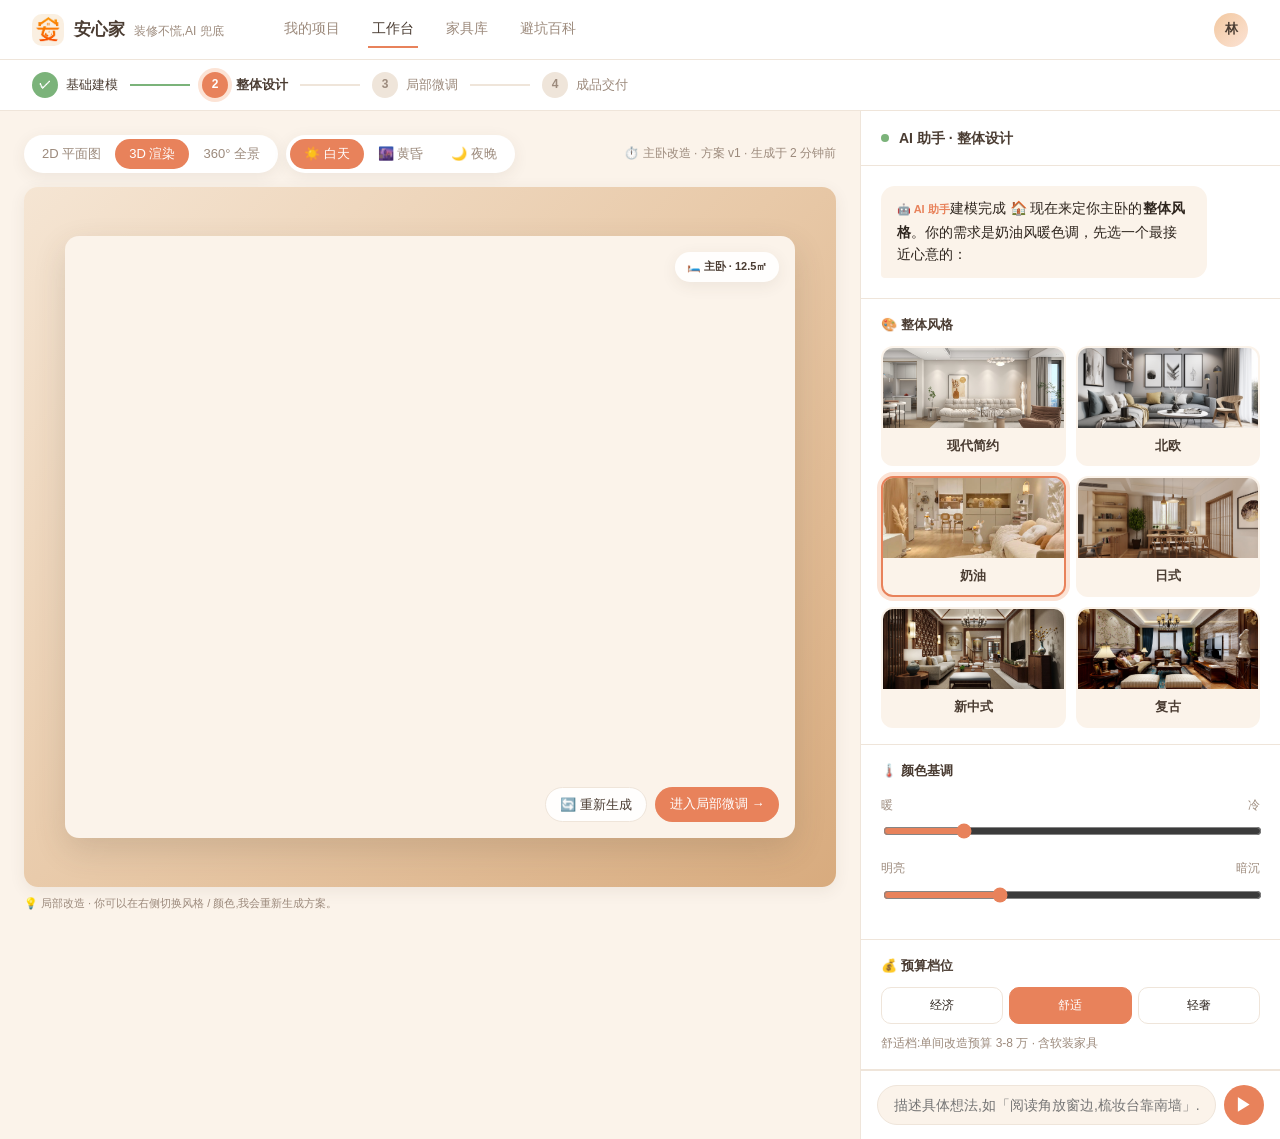
<file: partial-global-design.html>
<!DOCTYPE html>
<html lang="zh-CN">
<head>
  <meta charset="UTF-8">
  <title>整体设计 · 局部改造 · 安心家</title>
  <link rel="icon" type="image/png" href="assets/logo.png">
  <link rel="stylesheet" href="css/tokens.css">
  <style>
    .render-stage {
      flex: 1;
      position: relative;
      border-radius: 14px;
      overflow: hidden;
      background: linear-gradient(135deg, #F5E5D3 0%, #E8C9A8 50%, #D8AB7E 100%);
      box-shadow: var(--shadow-card);
      display: flex;
      align-items: center;
      justify-content: center;
      height: 100%;
      min-height: 500px;
      max-height: 700px;
    }
    .render-skeleton {
      width: 80%;
      height: 70%;
      border-radius: 12px;
      background: linear-gradient(110deg, rgba(255,255,255,0.3) 30%, rgba(255,255,255,0.6) 50%, rgba(255,255,255,0.3) 70%);
      background-size: 200% 100%;
      animation: shimmer 1.6s infinite;
      display: flex;
      align-items: center;
      justify-content: center;
      color: var(--color-deep);
      font-weight: 600;
    }
    @keyframes shimmer {
      0% { background-position: 200% 0; }
      100% { background-position: -200% 0; }
    }
    .render-result {
      width: 90%;
      height: 86%;
      border-radius: 14px;
      box-shadow: var(--shadow-pop);
      position: relative;
      overflow: hidden;
      background: #FBF3EA;
    }
    .render-overlay-tip {
      position: absolute;
      top: 16px;
      left: 16px;
      background: rgba(255, 255, 255, 0.92);
      padding: 8px 14px;
      border-radius: 999px;
      font-size: 12px;
      display: flex;
      align-items: center;
      gap: 8px;
      box-shadow: var(--shadow-card);
      z-index: 10;
    }
    .render-overlay-actions {
      position: absolute;
      bottom: 16px;
      right: 16px;
      display: flex;
      gap: 8px;
    }
    .style-section {
      padding: 16px 20px;
      border-bottom: 1px solid var(--color-line);
    }
    .style-section h4 {
      margin: 0 0 10px;
      font-size: 13px;
      color: var(--color-deep);
      font-weight: 600;
    }
    .budget-pills {
      display: flex;
      gap: 6px;
    }
    .budget-pill {
      flex: 1;
      padding: 8px 0;
      text-align: center;
      border: 1.5px solid var(--color-line);
      border-radius: 10px;
      cursor: pointer;
      font-size: 12px;
      transition: 0.15s;
    }
    .budget-pill.selected {
      background: var(--color-primary);
      color: white;
      border-color: var(--color-primary);
    }
    .budget-pill:hover:not(.selected) { border-color: var(--color-primary); }
    .room-badge {
      position: absolute;
      top: 16px;
      right: 16px;
      background: rgba(255,255,255,0.92);
      padding: 6px 12px;
      border-radius: 999px;
      font-size: 11px;
      font-weight: 600;
      color: var(--color-deep);
      z-index: 10;
      box-shadow: var(--shadow-card);
    }
  </style>
</head>
<body>
  <div class="app-shell">
    <div id="topbar"></div>
    <div id="progress"></div>

    <div class="workspace">
      <!-- Canvas -->
      <div class="canvas-pane">
        <div class="canvas-toolbar">
          <div class="toolbar-group">
            <button>2D 平面图</button>
            <button class="active">3D 渲染</button>
            <button>360° 全景</button>
          </div>
          <div class="toolbar-group">
            <button class="active" id="btn-day">☀️ 白天</button>
            <button id="btn-dusk">🌆 黄昏</button>
            <button id="btn-night">🌙 夜晚</button>
          </div>
          <div class="toolbar-group pro-only" style="display:none;">
            <button id="btn-compare">🖼️ 方案对比</button>
          </div>
          <div style="margin-left:auto;" class="tiny muted">
            <span class="novice-label">⏱️ 主卧改造 · 方案 v1 · 生成于 2 分钟前</span>
            <span class="pro-label" style="display:none;">⏱️ 主卧改造 · 高精度渲染 · 约 60s</span>
          </div>
        </div>

        <div class="render-stage" id="render-stage">
          <div class="render-result">
            <div class="render-overlay-tip" style="display:none; z-index:10;">
              <span>🌟</span>
              <span><b>主卧</b> · 奶油风 · 暖色基调 · 舒适档</span>
            </div>
            <div class="room-badge">🛏️ 主卧 · 12.5㎡</div>

            <!-- ⬇️ 占位图片,后续替换 -->
            <img
              id="render-img"
              class="render-img"
              src="assets/styles/4.jpeg"
              style="
                position: absolute;
                top: 0;
                left: 0;
                width: 100%;
                height: 100%;
                object-fit: cover;
                border-radius: 14px;
              ">

            <div class="render-overlay-actions">
              <button class="btn btn-ghost btn-sm" style="background:rgba(255,255,255,0.92);">🔄 重新生成</button>
              <a href="partial-refinement.html" class="btn btn-primary btn-sm">进入局部微调 →</a>
            </div>
          </div>
        </div>

        <!-- Pro: multi-scheme comparison -->
        <div class="compare-panel" id="compare-panel" style="display:none;position:absolute;inset:0;z-index:20;background:var(--color-bg);padding:12px;">
          <div style="display:grid;grid-template-columns:1fr 1fr 1fr;gap:12px;height:100%;">
            <div class="compare-card" style="background:var(--color-surface);border-radius:14px;overflow:hidden;box-shadow:var(--shadow-card);cursor:pointer;position:relative;" onclick="AnxinHome.toast({type:'info',title:'方案 A · 奶油风',msg:'已切换为方案 A'});document.getElementById('compare-panel').style.display='none';">
              <div style="aspect-ratio:4/3;background:linear-gradient(135deg,#F5DCC0,#E8C09A);display:flex;align-items:center;justify-content:center;font-size:56px;">🛏️</div>
              <div style="padding:10px 12px;"><div style="font-weight:700;font-size:13px;color:var(--color-deep);">方案 A · 奶油风</div><div class="tiny muted">暖色调 · 偏明亮 · 舒适档</div></div>
              <span style="position:absolute;top:8px;left:8px;background:var(--color-primary);color:white;padding:3px 8px;border-radius:999px;font-size:10px;font-weight:600;">当前</span>
            </div>
            <div class="compare-card" style="background:var(--color-surface);border-radius:14px;overflow:hidden;box-shadow:var(--shadow-card);cursor:pointer;position:relative;" onclick="AnxinHome.toast({type:'info',title:'方案 B · 现代简约',msg:'已切换为方案 B · 重新渲染中...',duration:4000});document.getElementById('compare-panel').style.display='none';">
              <div style="aspect-ratio:4/3;background:linear-gradient(135deg,#DDE8F0,#B8CDD9);display:flex;align-items:center;justify-content:center;font-size:56px;">🪟</div>
              <div style="padding:10px 12px;"><div style="font-weight:700;font-size:13px;color:var(--color-deep);">方案 B · 现代简约</div><div class="tiny muted">冷色调 · 偏明亮 · 轻奢档</div></div>
            </div>
            <div class="compare-card" style="background:var(--color-surface);border-radius:14px;overflow:hidden;box-shadow:var(--shadow-card);cursor:pointer;position:relative;" onclick="AnxinHome.toast({type:'info',title:'方案 C · 日式',msg:'已切换为方案 C · 重新渲染中...',duration:4000});document.getElementById('compare-panel').style.display='none';">
              <div style="aspect-ratio:4/3;background:linear-gradient(135deg,#E8DCC8,#C9B498);display:flex;align-items:center;justify-content:center;font-size:56px;">🪵</div>
              <div style="padding:10px 12px;"><div style="font-weight:700;font-size:13px;color:var(--color-deep);">方案 C · 日式</div><div class="tiny muted">暖色调 · 偏暗沉 · 舒适档</div></div>
              <span style="position:absolute;top:8px;right:8px;background:var(--color-warn);color:white;padding:3px 8px;border-radius:999px;font-size:10px;">AI 生成</span>
            </div>
          </div>
          <button style="position:absolute;top:8px;right:12px;background:var(--color-deep);color:white;padding:6px 12px;border-radius:999px;font-size:11px;cursor:pointer;" onclick="document.getElementById('compare-panel').style.display='none';">✕ 关闭对比</button>
        </div>

        <div class="legend">
          <span>💡 局部改造 · 你可以在右侧切换风格 / 颜色,我会重新生成方案。</span>
        </div>
      </div>

      <!-- Chat -->
      <aside class="chat-pane">
        <div class="chat-header">
          <span class="live-dot"></span>
          <span>AI 助手 · 整体设计</span>
        </div>

        <div class="chat-stream" id="chat" style="max-height:280px;"></div>

        <!-- Style + sliders panels -->
        <div style="border-top:1px solid var(--color-line);overflow-y:auto;">
          <div class="style-section">
            <h4>🎨 整体风格</h4>
            <div class="style-grid" id="style-grid">
              <div class="style-card" data-style="现代简约">
                <div class="thumb"></div>
                <div class="label">现代简约</div>
              </div>
              <div class="style-card" data-style="北欧">
                <div class="thumb"></div>
                <div class="label">北欧</div>
              </div>
              <div class="style-card selected" data-style="奶油">
                <div class="thumb"></div>
                <div class="label">奶油</div>
              </div>
              <div class="style-card" data-style="日式">
                <div class="thumb"></div>
                <div class="label">日式</div>
              </div>
              <div class="style-card" data-style="新中式">
                <div class="thumb"></div>
                <div class="label">新中式</div>
              </div>
              <div class="style-card" data-style="复古">
                <div class="thumb" style="background:linear-gradient(135deg,#A87A6F,#6E4B45);">📻</div>
                <div class="label">复古</div>
              </div>
            </div>
          </div>

          <div class="style-section">
            <h4>🌡️ 颜色基调</h4>
            <div class="slider-row">
              <label><span>暖</span><span>冷</span></label>
              <input type="range" min="0" max="100" value="20">
            </div>
            <div class="slider-row">
              <label><span>明亮</span><span>暗沉</span></label>
              <input type="range" min="0" max="100" value="30">
            </div>
          </div>

          <div class="style-section">
            <h4>💰 预算档位</h4>
            <div class="budget-pills">
              <div class="budget-pill">经济</div>
              <div class="budget-pill selected">舒适</div>
              <div class="budget-pill">轻奢</div>
            </div>
            <p class="tiny muted" style="margin:10px 0 0;">舒适档:单间改造预算 3-8 万 · 含软装家具</p>
          </div>
        </div>

        <div class="chat-input">
          <input id="chat-input" placeholder="描述具体想法,如「阅读角放窗边,梳妆台靠南墙」..." />
          <button class="chat-send" id="chat-send">▶</button>
        </div>
      </aside>
    </div>
  </div>

  <script src="js/shared.js"></script>
  <script src="js/chat-script.js"></script>
  <script>
    document.getElementById('topbar').innerHTML = AnxinHome.renderTopbar('workspace');
    document.getElementById('progress').innerHTML = AnxinHome.renderProgress('global');

    // Pro mode UI
    if (AnxinHome.isPro()) {
      document.querySelectorAll('.pro-only').forEach(el => el.style.display = '');
      document.querySelectorAll('.novice-label').forEach(el => el.style.display = 'none');
      document.querySelectorAll('.pro-label').forEach(el => el.style.display = '');
      document.getElementById('btn-compare').onclick = () => {
        document.getElementById('compare-panel').style.display = 'block';
      };
    }

    const chat = document.getElementById('chat');
    const script = window.AnxinChatScripts.partialGlobal;
    let idx = 0;

    async function playNext() {
      if (idx >= script.length) return;
      const step = script[idx++];

      if (step.role === 'ai') {
        const typing = AnxinHome.appendBubble(chat, { role: 'ai', withTyping: true });
        await AnxinHome.delay(step.withDelay || 700);
        typing.remove();
        AnxinHome.appendBubble(chat, { role: 'ai', html: step.text });
        await AnxinHome.delay(300);
        playNext();
      } else if (step.role === 'system') {
        AnxinHome.appendBubble(chat, { role: 'system', html: step.text });
        await AnxinHome.delay(200);
        playNext();
      } else if (step.role === 'user') {
        AnxinHome.appendBubble(chat, { role: 'user', html: step.text });
        await AnxinHome.delay(200);
        playNext();
      } else if (step.role === 'styleCards') {
        AnxinHome.appendBubble(chat, {
          role: 'system',
          html: '👇 请在下方面板选择喜欢的风格(已默认选中:奶油风)'
        });
        setTimeout(() => {
          document.getElementById('render-img').classList.add('show');
          document.querySelector('.render-overlay-tip').style.display = 'flex';
        }, 1000);
        await AnxinHome.delay(800);
        playNext();
      } else if (step.role === 'sliders') {
        AnxinHome.appendBubble(chat, {
          role: 'system',
          html: '👇 调整下方面板的颜色基调和预算'
        });
        await AnxinHome.delay(800);
        playNext();
      } else if (step.role === 'options') {
        AnxinHome.appendOptions(chat, step.options, (opt) => {
          AnxinHome.appendBubble(chat, { role: 'user', html: opt.label });
          if (opt.goto) {
            setTimeout(() => { window.location.href = opt.goto; }, 600);
          } else {
            setTimeout(playNext, 400);
          }
        });
      }
    }

    setTimeout(playNext, 600);

    // Style cards interaction
    document.querySelectorAll('.style-card').forEach(card => {
      card.onclick = () => {
        document.querySelectorAll('.style-card').forEach(c => c.classList.remove('selected'));
        card.classList.add('selected');
        const style = card.dataset.style;
        AnxinHome.toast({ type: 'info', title: '风格已切换', msg: `已切换为「${style}」,正在重新生成预览...`, duration: 3500 });
      };
    });

    // Budget pills
    document.querySelectorAll('.budget-pill').forEach(p => {
      p.onclick = () => {
        document.querySelectorAll('.budget-pill').forEach(x => x.classList.remove('selected'));
        p.classList.add('selected');
      };
    });

    // Smart reminder
    setTimeout(() => {
      AnxinHome.toast({
        type: 'warn',
        title: '🌟 智能提醒',
        msg: '主卧朝北,自然光偏弱。建议阅读角落地灯选 3000K 暖光,墙面避免深色。',
        duration: 8000,
      });
    }, 3500);

    // Chat send
    document.getElementById('chat-send').onclick = () => {
      const v = document.getElementById('chat-input').value.trim();
      if (!v) return;
      AnxinHome.appendBubble(chat, { role: 'user', html: v });
      document.getElementById('chat-input').value = '';
      setTimeout(() => {
        const typing = AnxinHome.appendBubble(chat, { role: 'ai', withTyping: true });
        setTimeout(() => {
          typing.remove();
          AnxinHome.appendBubble(chat, { role: 'ai', html: '已记录到方案需求 ✅' });
        }, 900);
      }, 200);
    };

    // Day/dusk/night switching
    const renderImg = document.getElementById('render-img');
    const btnDay = document.getElementById('btn-day');
    const btnDusk = document.getElementById('btn-dusk');
    const btnNight = document.getElementById('btn-night');

    function setActive(btn) {
      [btnDay, btnDusk, btnNight].forEach(b => b.classList.remove('active'));
      btn.classList.add('active');
    }

    btnDay.onclick = () => { setActive(btnDay); renderImg.src = "assets/styles/4.jpeg"; };
    btnDusk.onclick = () => { setActive(btnDusk); renderImg.src = "assets/styles/4_黄昏.png"; };
    btnNight.onclick = () => { setActive(btnNight); renderImg.src = "assets/styles/4_夜晚.png"; };
  </script>
</body>
</html>
</file>
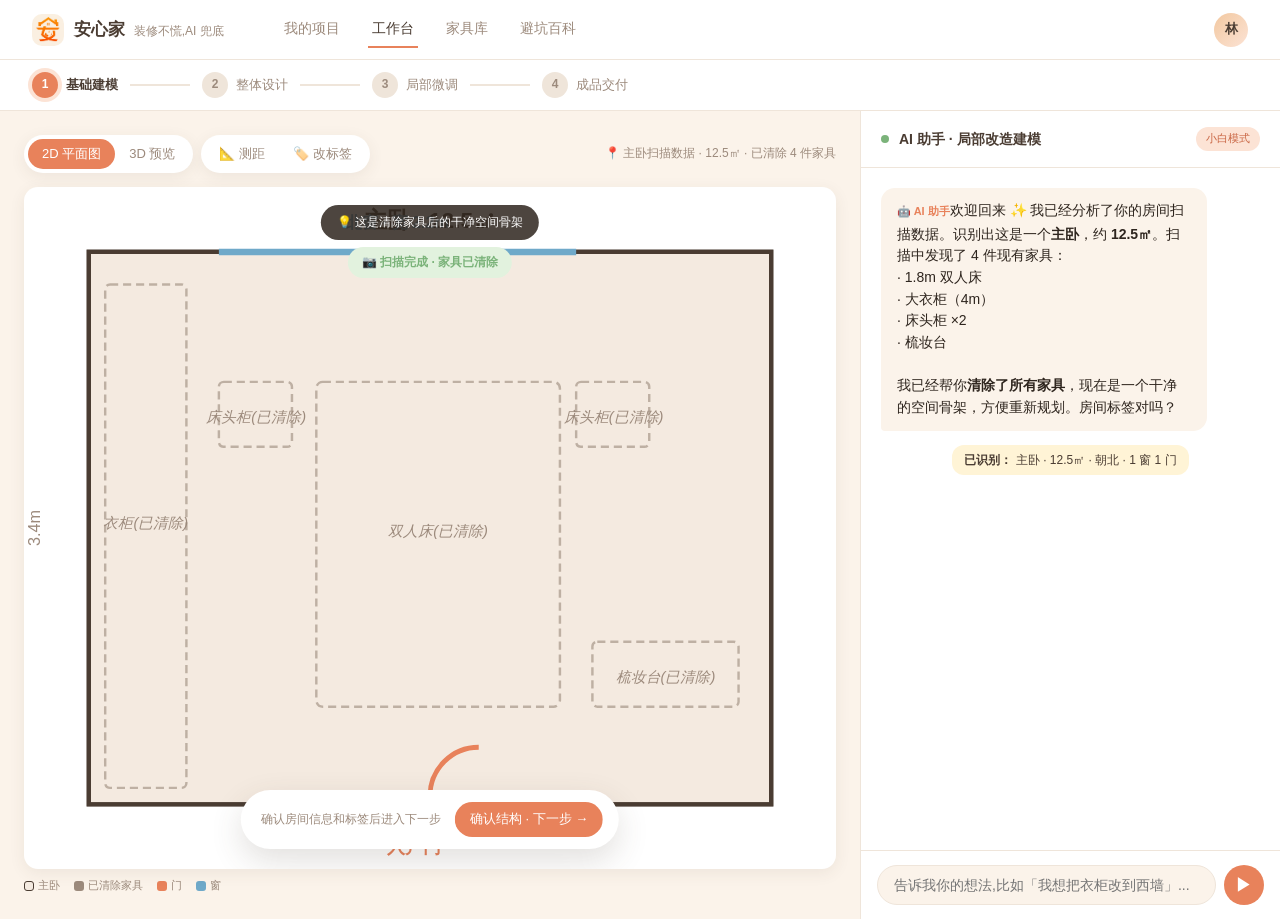
<file: partial-modeling.html>
<!DOCTYPE html>
<html lang="zh-CN">
<head>
  <meta charset="UTF-8">
  <title>建模阶段 · 局部改造 · 安心家</title>
  <link rel="icon" type="image/png" href="assets/logo.png">
  <link rel="stylesheet" href="css/tokens.css">
  <style>
    .floorplan-svg {
      width: 100%;
      height: 100%;
      display: block;
    }
    .room-rect {
      fill: #F4EAE0;
      stroke: var(--color-deep);
      stroke-width: 2.5;
      transition: 0.2s;
      cursor: pointer;
    }
    .room-rect:hover { fill: var(--color-primary-soft); }
    .door-line {
      stroke: var(--color-primary);
      stroke-width: 3;
      fill: none;
    }
    .window-line {
      stroke: var(--color-info);
      stroke-width: 4;
    }
    .canvas-tip {
      position: absolute;
      top: 18px;
      left: 50%;
      transform: translateX(-50%);
      background: rgba(46, 37, 30, 0.85);
      color: white;
      padding: 8px 16px;
      border-radius: var(--radius-pill);
      font-size: 12px;
      display: flex;
      align-items: center;
      gap: 6px;
      z-index: 5;
    }
    .confirm-bar {
      position: absolute;
      bottom: 20px;
      left: 50%;
      transform: translateX(-50%);
      background: var(--color-surface);
      padding: 12px 16px 12px 20px;
      border-radius: var(--radius-pill);
      box-shadow: var(--shadow-pop);
      display: flex;
      align-items: center;
      gap: 14px;
      z-index: 5;
    }
    .room-tag {
      font-weight: 700;
      font-size: 14px;
      fill: var(--color-deep);
    }
    .room-area {
      font-size: 12px;
      fill: var(--color-mute);
    }
    .furniture-ghost {
      fill: none;
      stroke: var(--color-mute);
      stroke-width: 1.5;
      stroke-dasharray: 5 3;
      opacity: 0.6;
    }
    .furniture-label {
      font-size: 9px;
      fill: var(--color-mute);
      font-style: italic;
    }
    .scan-badge {
      position: absolute;
      top: 60px;
      left: 50%;
      transform: translateX(-50%);
      background: var(--color-success-bg);
      color: var(--color-success);
      padding: 6px 14px;
      border-radius: var(--radius-pill);
      font-size: 12px;
      font-weight: 600;
      z-index: 5;
      display: flex;
      align-items: center;
      gap: 6px;
    }
  </style>
</head>
<body>
  <div class="app-shell">
    <div id="topbar"></div>
    <div id="progress"></div>

    <div class="workspace">
      <!-- Canvas -->
      <div class="canvas-pane">
        <div class="canvas-toolbar">
          <div class="toolbar-group">
            <button class="active">2D 平面图</button>
            <button>3D 预览</button>
          </div>
          <div class="toolbar-group">
            <button>📐 测距</button>
            <button>🏷️ 改标签</button>
            <button class="pro-only" style="display:none;">📏 尺寸标注</button>
            <button class="pro-only" style="display:none;">🔲 网格</button>
          </div>
          <div style="margin-left:auto;" class="tiny muted">
            <span class="novice-label">📍 主卧扫描数据 · 12.5㎡ · 已清除 4 件家具</span>
            <span class="pro-label" style="display:none;">📍 主卧 · 高精度扫描 · 12.5㎡ · 已清除 4 件家具</span>
          </div>
        </div>

        <div class="floorplan-container">
          <div class="canvas-tip">💡 这是清除家具后的干净空间骨架</div>
          <div class="scan-badge">📷 扫描完成 · 家具已清除</div>

          <svg class="floorplan-svg" viewBox="0 0 500 420" preserveAspectRatio="xMidYMid meet">
            <!-- 主卧墙体 -->
            <rect x="40" y="40" width="420" height="340" fill="none" stroke="#4A3C32" stroke-width="3" />

            <!-- 房间底色 -->
            <rect class="room-rect" x="40" y="40" width="420" height="340" />

            <!-- 已清除家具(虚线示意) -->
            <rect class="furniture-ghost" x="180" y="120" width="150" height="200" rx="4" />
            <text class="furniture-label" x="255" y="215" text-anchor="middle">双人床(已清除)</text>

            <rect class="furniture-ghost" x="50" y="60" width="50" height="310" rx="3" />
            <text class="furniture-label" x="75" y="210" text-anchor="middle">衣柜(已清除)</text>

            <rect class="furniture-ghost" x="350" y="280" width="90" height="40" rx="3" />
            <text class="furniture-label" x="395" y="305" text-anchor="middle">梳妆台(已清除)</text>

            <rect class="furniture-ghost" x="340" y="120" width="45" height="40" rx="3" />
            <text class="furniture-label" x="363" y="145" text-anchor="middle">床头柜(已清除)</text>

            <rect class="furniture-ghost" x="120" y="120" width="45" height="40" rx="3" />
            <text class="furniture-label" x="143" y="145" text-anchor="middle">床头柜(已清除)</text>

            <!-- 房间标签 -->
            <text class="room-tag" x="250" y="25" text-anchor="middle">主卧 · 12.5㎡</text>

            <!-- 门 -->
            <path class="door-line" d="M 250 375 A 30 30 0 0 1 280 345" />
            <text x="240" y="410" text-anchor="middle" font-size="11" fill="#E8825B" font-weight="600">入户门</text>

            <!-- 窗户 -->
            <line class="window-line" x1="120" y1="40" x2="340" y2="40" />
            <text x="230" y="25" text-anchor="middle" font-size="10" fill="#6FA9C9" font-weight="600">北窗 · 宽 2.2m</text>

            <!-- 尺寸标注 -->
            <text x="250" y="400" text-anchor="middle" font-size="10" fill="var(--color-mute)">4.2m</text>
            <text x="10" y="210" text-anchor="middle" font-size="10" fill="var(--color-mute)" transform="rotate(-90, 10, 210)">3.4m</text>
          </svg>

          <div class="confirm-bar">
            <div class="tiny muted">确认房间信息和标签后进入下一步</div>
            <a href="partial-global-design.html" class="btn btn-primary btn-sm">确认结构 · 下一步 →</a>
          </div>
        </div>

        <div class="legend">
          <span><span class="swatch" style="background:#F4EAE0;border:1px solid #4A3C32;"></span>主卧</span>
          <span><span class="swatch" style="background:var(--color-mute);border:1px dashed var(--color-mute);"></span>已清除家具</span>
          <span><span class="swatch" style="background:#E8825B;"></span>门</span>
          <span><span class="swatch" style="background:#6FA9C9;"></span>窗</span>
        </div>
      </div>

      <!-- Chat -->
      <aside class="chat-pane">
        <div class="chat-header">
          <span class="live-dot"></span>
          <span>AI 助手 · 局部改造建模</span>
          <span class="tag tag-primary" style="margin-left:auto;">小白模式</span>
        </div>
        <div class="chat-stream" id="chat"></div>
        <div class="chat-input">
          <input id="chat-input" placeholder="告诉我你的想法,比如「我想把衣柜改到西墙」..." />
          <button class="chat-send" id="chat-send">▶</button>
        </div>
      </aside>
    </div>
  </div>

  <script src="js/shared.js"></script>
  <script src="js/chat-script.js"></script>
  <script>
    document.getElementById('topbar').innerHTML = AnxinHome.renderTopbar('workspace');
    document.getElementById('progress').innerHTML = AnxinHome.renderProgress('modeling');

    // Pro mode UI
    if (AnxinHome.isPro()) {
      document.querySelectorAll('.pro-only').forEach(el => el.style.display = '');
      document.querySelectorAll('.novice-label').forEach(el => el.style.display = 'none');
      document.querySelectorAll('.pro-label').forEach(el => el.style.display = '');
    }

    const chat = document.getElementById('chat');
    const script = window.AnxinChatScripts.partialModeling;
    let idx = 0;

    async function playNext() {
      if (idx >= script.length) return;
      const step = script[idx++];

      if (step.role === 'ai') {
        const typing = AnxinHome.appendBubble(chat, { role: 'ai', withTyping: true });
        await AnxinHome.delay(step.withDelay || 700);
        typing.remove();
        AnxinHome.appendBubble(chat, { role: 'ai', html: step.text });
        await AnxinHome.delay(300);
        playNext();
      } else if (step.role === 'system') {
        AnxinHome.appendBubble(chat, { role: 'system', html: step.text });
        await AnxinHome.delay(200);
        playNext();
      } else if (step.role === 'user') {
        AnxinHome.appendBubble(chat, { role: 'user', html: step.text });
        await AnxinHome.delay(200);
        playNext();
      } else if (step.role === 'options') {
        AnxinHome.appendOptions(chat, step.options, (opt) => {
          AnxinHome.appendBubble(chat, { role: 'user', html: opt.label });
          if (opt.goto) {
            setTimeout(() => { window.location.href = opt.goto; }, 600);
          } else {
            setTimeout(playNext, 400);
          }
        });
      }
    }

    setTimeout(playNext, 400);

    // Chat send
    document.getElementById('chat-send').onclick = () => {
      const v = document.getElementById('chat-input').value.trim();
      if (!v) return;
      AnxinHome.appendBubble(chat, { role: 'user', html: v });
      document.getElementById('chat-input').value = '';
      setTimeout(() => {
        const typing = AnxinHome.appendBubble(chat, { role: 'ai', withTyping: true });
        setTimeout(() => {
          typing.remove();
          AnxinHome.appendBubble(chat, { role: 'ai', html: '收到 ✅ 我会把这条记录到改造需求里。' });
        }, 900);
      }, 200);
    };
  </script>
</body>
</html>
</file>
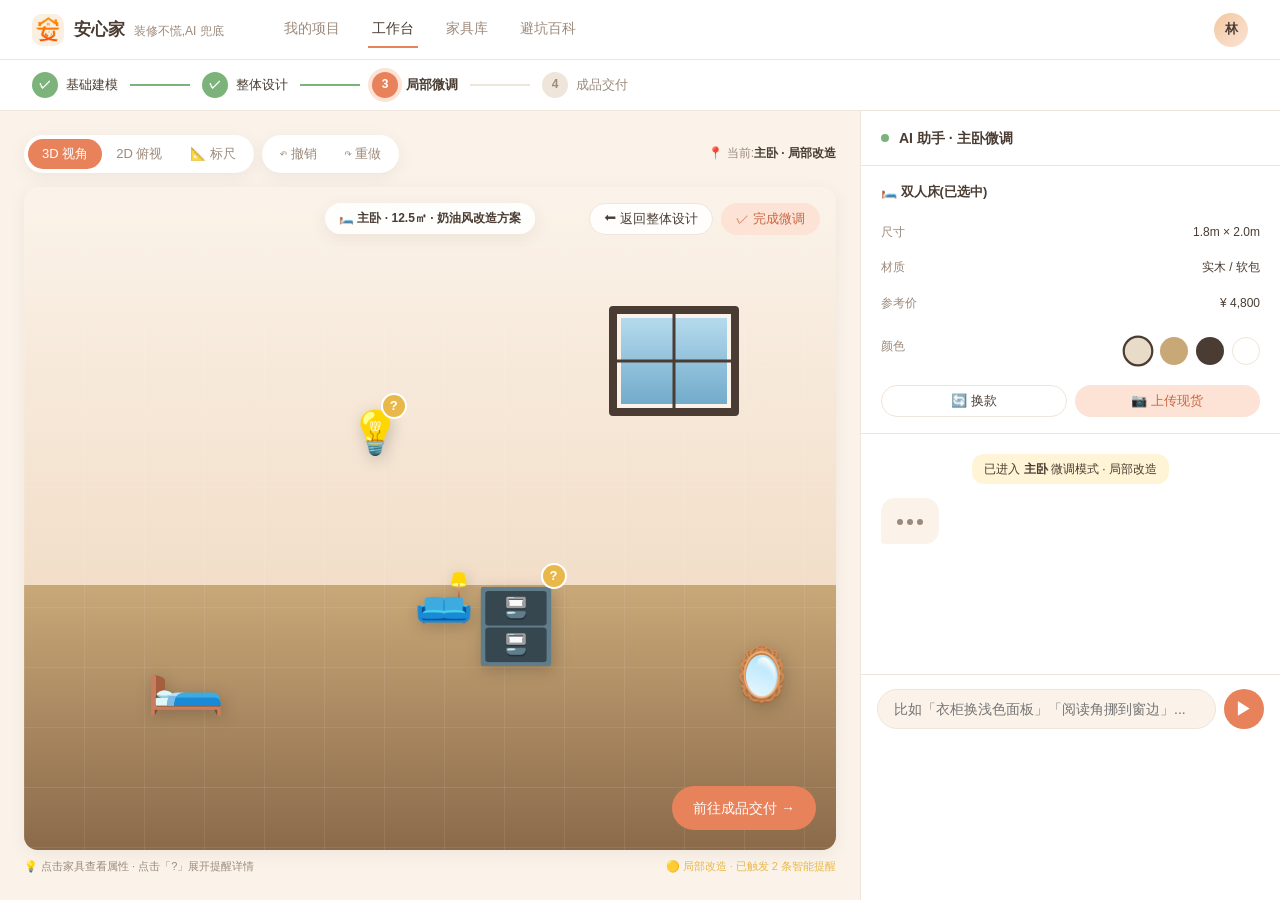
<file: partial-refinement.html>
<!DOCTYPE html>
<html lang="zh-CN">
<head>
  <meta charset="UTF-8">
  <title>局部微调 · 局部改造 · 安心家</title>
  <link rel="icon" type="image/png" href="assets/logo.png">
  <link rel="stylesheet" href="css/tokens.css">
  <style>
    .room-stage {
      flex: 1;
      position: relative;
      border-radius: 14px;
      overflow: hidden;
      background: linear-gradient(180deg, #F5E5D3 0%, #E8C9A8 100%);
      box-shadow: var(--shadow-card);
    }
    .room-scene {
      position: absolute;
      inset: 0;
      display: flex;
      align-items: center;
      justify-content: center;
    }
    .room-floor {
      position: absolute;
      bottom: 0;
      left: 0;
      right: 0;
      height: 40%;
      background: linear-gradient(180deg, #C9A878 0%, #8A6A4A 100%);
    }
    .room-wall {
      position: absolute;
      top: 0;
      left: 0;
      right: 0;
      bottom: 40%;
      background: linear-gradient(180deg, #FBF3EA 0%, #F2DEC8 100%);
    }
    .room-window {
      position: absolute;
      top: 18%;
      right: 12%;
      width: 130px;
      height: 110px;
      background: linear-gradient(180deg, #B8DCEF 0%, #6FA9C9 100%);
      border: 8px solid #4A3C32;
      border-radius: 4px;
      box-shadow: inset 0 0 0 4px #FBF3EA;
    }
    .room-window::before, .room-window::after {
      content: '';
      position: absolute;
      background: #4A3C32;
    }
    .room-window::before { left: 50%; top: 0; bottom: 0; width: 3px; transform: translateX(-50%); }
    .room-window::after { top: 50%; left: 0; right: 0; height: 3px; transform: translateY(-50%); }

    .furniture-item {
      position: absolute;
      cursor: pointer;
      transition: 0.25s cubic-bezier(.4,1.5,.6,1);
      user-select: none;
    }
    .furniture-item .emoji {
      font-size: 64px;
      filter: drop-shadow(2px 4px 8px rgba(0,0,0,0.2));
    }
    .furniture-item.selected {
      transform: scale(1.1);
    }
    .furniture-item.selected .emoji {
      filter: drop-shadow(0 0 0 var(--color-primary)) drop-shadow(2px 4px 8px rgba(232,130,91,0.5));
    }
    .furniture-item .name-tag {
      position: absolute;
      bottom: -28px;
      left: 50%;
      transform: translateX(-50%);
      background: var(--color-deep);
      color: white;
      padding: 3px 10px;
      border-radius: 999px;
      font-size: 11px;
      white-space: nowrap;
      opacity: 0;
      transition: 0.2s;
    }
    .furniture-item:hover .name-tag,
    .furniture-item.selected .name-tag {
      opacity: 1;
    }
    .furniture-item.has-tip::after {
      content: '?';
      position: absolute;
      top: -6px;
      right: -6px;
      width: 22px;
      height: 22px;
      background: var(--color-warn);
      color: white;
      border-radius: 50%;
      display: flex;
      align-items: center;
      justify-content: center;
      font-size: 13px;
      font-weight: 700;
      border: 2px solid white;
      animation: bounce 2s infinite;
    }
    @keyframes bounce {
      0%, 100% { transform: translateY(0); }
      50% { transform: translateY(-3px); }
    }

    .scene-controls {
      position: absolute;
      top: 16px;
      right: 16px;
      display: flex;
      gap: 8px;
      z-index: 5;
    }

    .property-panel {
      padding: 16px 20px;
      border-bottom: 1px solid var(--color-line);
    }
    .property-panel h4 {
      margin: 0 0 12px;
      font-size: 13px;
      color: var(--color-deep);
    }
    .prop-row {
      display: flex;
      align-items: center;
      justify-content: space-between;
      padding: 8px 0;
      font-size: 12px;
    }
    .prop-row .lbl { color: var(--color-mute); }
    .prop-row .val { color: var(--color-deep); font-weight: 500; }

    .color-swatches {
      display: flex;
      gap: 8px;
      margin-top: 8px;
    }
    .swatch-btn {
      width: 28px;
      height: 28px;
      border-radius: 50%;
      cursor: pointer;
      border: 2px solid transparent;
      transition: 0.15s;
    }
    .swatch-btn.active {
      border-color: var(--color-deep);
      transform: scale(1.1);
    }

    .ground-grid {
      position: absolute;
      inset: 0;
      background-image:
        linear-gradient(rgba(255,255,255,0.08) 1px, transparent 1px),
        linear-gradient(90deg, rgba(255,255,255,0.08) 1px, transparent 1px);
      background-size: 60px 60px;
      pointer-events: none;
    }

    .complete-btn-floating {
      position: absolute;
      bottom: 20px;
      right: 20px;
      z-index: 5;
    }

    .tip-badge {
      position: absolute;
      background: var(--color-warn);
      color: white;
      padding: 6px 12px;
      border-radius: 999px;
      font-size: 11px;
      font-weight: 600;
      cursor: pointer;
      box-shadow: var(--shadow-pop);
      display: flex;
      align-items: center;
      gap: 5px;
      z-index: 4;
      animation: badgeIn 0.4s ease;
    }
    @keyframes badgeIn {
      from { transform: scale(0.5); opacity: 0; }
      to { transform: scale(1); opacity: 1; }
    }

    .scene-label {
      position: absolute;
      top: 16px;
      left: 50%;
      transform: translateX(-50%);
      background: rgba(255,255,255,0.9);
      padding: 6px 14px;
      border-radius: 999px;
      font-size: 12px;
      font-weight: 600;
      color: var(--color-deep);
      z-index: 5;
      box-shadow: var(--shadow-card);
    }
  </style>
</head>
<body>
  <div class="app-shell">
    <div id="topbar"></div>
    <div id="progress"></div>

    <div class="workspace">
      <!-- Canvas -->
      <div class="canvas-pane">
        <div class="canvas-toolbar">
          <div class="toolbar-group">
            <button class="active">3D 视角</button>
            <button>2D 俯视</button>
            <button>📐 标尺</button>
            <button class="pro-only" style="display:none;">🔲 网格吸附</button>
          </div>
          <div class="toolbar-group">
            <button>↶ 撤销</button>
            <button>↷ 重做</button>
            <button class="pro-only" style="display:none;">📋 历史版本</button>
          </div>
          <div style="margin-left:auto;" class="tiny muted">
            <span class="novice-label">📍 当前:<b style="color:var(--color-deep);">主卧 · 局部改造</b></span>
            <span class="pro-label" style="display:none;">📍 当前:<b style="color:var(--color-deep);">主卧 · 局部改造</b> · 坐标锁定</span>
          </div>
        </div>

        <div class="room-stage">
          <div class="scene-label">🛏️ 主卧 · 12.5㎡ · 奶油风改造方案</div>

          <div class="scene-controls">
            <button class="btn btn-ghost btn-sm" style="background:rgba(255,255,255,0.92);" id="back-to-overview">⬅ 返回整体设计</button>
            <button class="btn btn-soft btn-sm" id="finish-room">✓ 完成微调</button>
          </div>

          <div class="room-wall"></div>
          <div class="room-floor"></div>
          <div class="ground-grid"></div>
          <div class="room-window"></div>

          <!-- Furniture -->
          <div class="furniture-item" id="f-bed" style="bottom:18%;left:15%;">
            <div class="emoji">🛏️</div>
            <div class="name-tag">双人床 · 1.8m · 靠东墙</div>
          </div>

          <div class="furniture-item has-tip" id="f-wardrobe" style="bottom:25%;left:55%;">
            <div class="emoji" style="font-size:72px;">🗄️</div>
            <div class="name-tag">大衣柜 · 4m · 浅色面板</div>
          </div>

          <div class="furniture-item" id="f-dresser" style="bottom:20%;right:5%;">
            <div class="emoji" style="font-size:54px;">🪞</div>
            <div class="name-tag">梳妆台</div>
          </div>

          <div class="furniture-item" id="f-sofa" style="bottom:32%;left:48%;">
            <div class="emoji" style="font-size:48px;">🛋️</div>
            <div class="name-tag">单人沙发 · 阅读角</div>
          </div>

          <div class="furniture-item has-tip" id="f-lamp" style="top:32%;left:40%;">
            <div class="emoji" style="font-size:42px;">💡</div>
            <div class="name-tag">落地灯 · 3000K</div>
          </div>

          <a href="partial-delivery.html" class="btn btn-primary complete-btn-floating">
            前往成品交付 →
          </a>
        </div>

        <div class="legend">
          <span>💡 点击家具查看属性 · 点击「?」展开提醒详情</span>
          <span style="margin-left:auto;color:var(--color-warn);">🟡 局部改造 · 已触发 2 条智能提醒</span>
        </div>
      </div>

      <!-- Right pane -->
      <aside class="chat-pane">
        <div class="chat-header">
          <span class="live-dot"></span>
          <span>AI 助手 · 主卧微调</span>
        </div>

        <!-- Property panel -->
        <div class="property-panel" id="property">
          <h4>🛏️ 双人床(已选中)</h4>
          <div class="prop-row"><span class="lbl">尺寸</span><span class="val">1.8m × 2.0m</span></div>
          <div class="prop-row"><span class="lbl">材质</span><span class="val">实木 / 软包</span></div>
          <div class="prop-row"><span class="lbl">参考价</span><span class="val">¥ 4,800</span></div>
          <div class="prop-row"><span class="lbl">颜色</span>
            <div class="color-swatches">
              <div class="swatch-btn active" style="background:#E8DCC8;"></div>
              <div class="swatch-btn" style="background:#C9A878;"></div>
              <div class="swatch-btn" style="background:#4A3C32;"></div>
              <div class="swatch-btn" style="background:#FFFFFF;border:1px solid var(--color-line);"></div>
            </div>
          </div>
          <div class="flex gap-2 mt-3">
            <button class="btn btn-ghost btn-sm flex-1">🔄 换款</button>
            <button class="btn btn-soft btn-sm flex-1">📷 上传现货</button>
          </div>
        </div>

        <div class="chat-stream" id="chat" style="max-height:240px;"></div>

        <div class="chat-input">
          <input id="chat-input" placeholder="比如「衣柜换浅色面板」「阅读角挪到窗边」..." />
          <button class="chat-send" id="chat-send">▶</button>
        </div>
      </aside>
    </div>
  </div>

  <script src="js/shared.js"></script>
  <script src="js/chat-script.js"></script>
  <script>
    document.getElementById('topbar').innerHTML = AnxinHome.renderTopbar('workspace');
    document.getElementById('progress').innerHTML = AnxinHome.renderProgress('refinement');

    // Pro mode UI
    if (AnxinHome.isPro()) {
      document.querySelectorAll('.pro-only').forEach(el => el.style.display = '');
      document.querySelectorAll('.novice-label').forEach(el => el.style.display = 'none');
      document.querySelectorAll('.pro-label').forEach(el => el.style.display = '');
    }

    const chat = document.getElementById('chat');
    const property = document.getElementById('property');

    // Initial chat scripts
    const script = window.AnxinChatScripts.partialBedroom;
    let idx = 0;
    async function playNext() {
      if (idx >= script.length) return;
      const step = script[idx++];
      if (step.role === 'ai') {
        const typing = AnxinHome.appendBubble(chat, { role: 'ai', withTyping: true });
        await AnxinHome.delay(700);
        typing.remove();
        AnxinHome.appendBubble(chat, { role: 'ai', html: step.text });
        playNext();
      } else if (step.role === 'system') {
        AnxinHome.appendBubble(chat, { role: 'system', html: step.text });
        await AnxinHome.delay(200);
        playNext();
      } else if (step.role === 'options') {
        AnxinHome.appendOptions(chat, step.options, (opt) => {
          AnxinHome.appendBubble(chat, { role: 'user', html: opt.label });
          if (opt.label.includes('衣柜')) triggerWardrobeTip();
          else if (opt.label.includes('阅读角')) triggerReadingTip();
        });
      }
    }
    setTimeout(playNext, 500);

    // Furniture properties data
    const furnitureProps = {
      'f-bed': {
        icon: '🛏️', name: '双人床(1.8m)',
        rows: [['尺寸', '1.8m × 2.0m'], ['位置', '靠东墙'], ['参考价', '¥ 4,800']],
        colors: ['#E8DCC8', '#C9A878', '#4A3C32', '#FFFFFF'],
      },
      'f-wardrobe': {
        icon: '🗄️', name: '大衣柜(4m · 浅色面板)',
        rows: [['尺寸', '4.0m × 0.6m × 2.4m'], ['容量', '约 14 立方米'], ['参考价', '¥ 12,000']],
        colors: ['#FBF3EA', '#FCE3D5', '#FFFFFF'],
      },
      'f-dresser': {
        icon: '🪞', name: '梳妆台',
        rows: [['尺寸', '1.0m × 0.4m'], ['参考价', '¥ 2,200']],
        colors: ['#E8DCC8', '#FFFFFF', '#C9A878'],
      },
      'f-sofa': {
        icon: '🛋️', name: '单人沙发(阅读角)',
        rows: [['尺寸', '0.9m × 0.85m'], ['面料', '棉麻'], ['参考价', '¥ 2,800']],
        colors: ['#FBF3EA', '#FCE3D5', '#C9A878'],
      },
      'f-lamp': {
        icon: '💡', name: '落地灯 · 暖光',
        rows: [['色温', '3000K'], ['功率', '12W'], ['参考价', '¥ 580']],
        colors: ['#FFE8C8', '#FCE3D5'],
      },
    };

    function renderProperty(id) {
      const data = furnitureProps[id];
      if (!data) return;
      const isPro = AnxinHome.isPro();
      property.innerHTML = `
        <h4>${data.icon} ${data.name}(已选中)</h4>
        ${data.rows.map(([l, v]) => `<div class="prop-row"><span class="lbl">${l}</span><span class="val">${v}</span></div>`).join('')}
        ${isPro ? `
        <div class="divider" style="margin:10px 0;"></div>
        <div class="prop-row"><span class="lbl">X 坐标</span><input type="number" value="0.00" step="0.01" style="width:72px;text-align:right;border:1px solid var(--color-line);border-radius:6px;padding:3px 6px;font-size:12px;"> m</div>
        <div class="prop-row"><span class="lbl">Y 坐标</span><input type="number" value="0.00" step="0.01" style="width:72px;text-align:right;border:1px solid var(--color-line);border-radius:6px;padding:3px 6px;font-size:12px;"> m</div>
        <div class="prop-row"><span class="lbl">旋转</span><input type="number" value="0" step="1" style="width:72px;text-align:right;border:1px solid var(--color-line);border-radius:6px;padding:3px 6px;font-size:12px;"> °</div>
        ` : ''}
        <div class="prop-row"><span class="lbl">颜色</span>
          <div class="color-swatches">
            ${data.colors.map((c, i) => `<div class="swatch-btn ${i === 0 ? 'active' : ''}" style="background:${c};${c === '#FFFFFF' ? 'border:1px solid var(--color-line);' : ''}"></div>`).join('')}
          </div>
        </div>
        <div class="flex gap-2 mt-3">
          <button class="btn btn-ghost btn-sm flex-1">🔄 换款</button>
          <button class="btn btn-soft btn-sm flex-1">📷 上传现货</button>
        </div>
        ${isPro ? `
        <div class="flex gap-2 mt-2">
          <button class="btn btn-ghost btn-sm flex-1" style="font-size:11px;">📋 应用到同款</button>
          <button class="btn btn-soft btn-sm flex-1" style="font-size:11px;">💾 保存为预设</button>
        </div>
        ` : ''}
      `;
    }

    document.querySelectorAll('.furniture-item').forEach(item => {
      item.onclick = () => {
        document.querySelectorAll('.furniture-item').forEach(i => i.classList.remove('selected'));
        item.classList.add('selected');
        renderProperty(item.id);
        if (item.id === 'f-wardrobe') triggerWardrobeTip();
        if (item.id === 'f-lamp') triggerLampTip();
      };
    });

    // ============== 智能提醒 ==============
    let wardrobeTriggered = false;
    let lampTriggered = false;

    function triggerWardrobeTip() {
      if (wardrobeTriggered) return;
      wardrobeTriggered = true;
      AnxinHome.toast({
        type: 'warn',
        title: '🌟 选品提示 · 衣柜面板颜色',
        msg: '浅色面板显空间大,但注意主卧朝北日照弱,<b>纯白面板可能显冷</b>。建议选奶油白或米白,配暖光更温馨。',
        duration: 9000,
      });
    }

    function triggerReadingTip() {
      AnxinHome.toast({
        type: 'info',
        title: '💡 布局建议 · 阅读角',
        msg: '阅读角建议靠窗利用自然光,但窗帘要选<b>遮光款</b>。沙发距墙预留 15cm 方便清洁。',
        duration: 8000,
      });
    }

    function triggerLampTip() {
      if (lampTriggered) return;
      lampTriggered = true;
      AnxinHome.toast({
        type: 'warn',
        title: '🌟 灯具提醒 · 主卧朝北',
        msg: '主卧本身采光偏弱,落地灯建议选<b>3000K 暖光 + 可调亮度</b>,避免单一冷光源让房间显暗。',
        duration: 8000,
      });
    }

    // 完成微调 → Checklist
    document.getElementById('finish-room').onclick = () => {
      AnxinHome.showChecklist({
        title: '🎉 主卧改造完成检查清单',
        sub: '装完改不了的事项,确认一遍再交付',
        items: [
          { title: '✅ 床头插座是否够用?', desc: '改造后床换了位置,原插座可能被遮挡,建议提前加装。' },
          { title: '✅ 衣柜与墙之间是否留够清洁空间?', desc: '建议紧贴或留 30cm 以上,避免清洁死角。' },
          { title: '✅ 阅读角落地灯走线是否预留?', desc: '避免电线横穿走道,建议在窗边预留地插。' },
          { title: '✅ 窗帘是否考虑遮光?', desc: '主卧朝北但阅读角靠窗,遮光帘保护家具也提升睡眠质量。' },
        ],
      });
    };

    document.getElementById('back-to-overview').onclick = () => {
      AnxinHome.toast({ type: 'info', title: '返回整体设计', msg: '可继续调整方案,或前往成品交付。' });
      setTimeout(() => { window.location.href = 'partial-global-design.html'; }, 1200);
    };

    // Chat send
    document.getElementById('chat-send').onclick = () => {
      const v = document.getElementById('chat-input').value.trim();
      if (!v) return;
      AnxinHome.appendBubble(chat, { role: 'user', html: v });
      document.getElementById('chat-input').value = '';
      setTimeout(() => {
        const typing = AnxinHome.appendBubble(chat, { role: 'ai', withTyping: true });
        setTimeout(() => {
          typing.remove();
          AnxinHome.appendBubble(chat, { role: 'ai', html: '收到,我来调整下 ✅' });
          if (v.includes('衣柜')) triggerWardrobeTip();
          else if (v.includes('灯') || v.includes('阅读')) triggerLampTip();
        }, 900);
      }, 200);
    };
  </script>
</body>
</html>
</file>
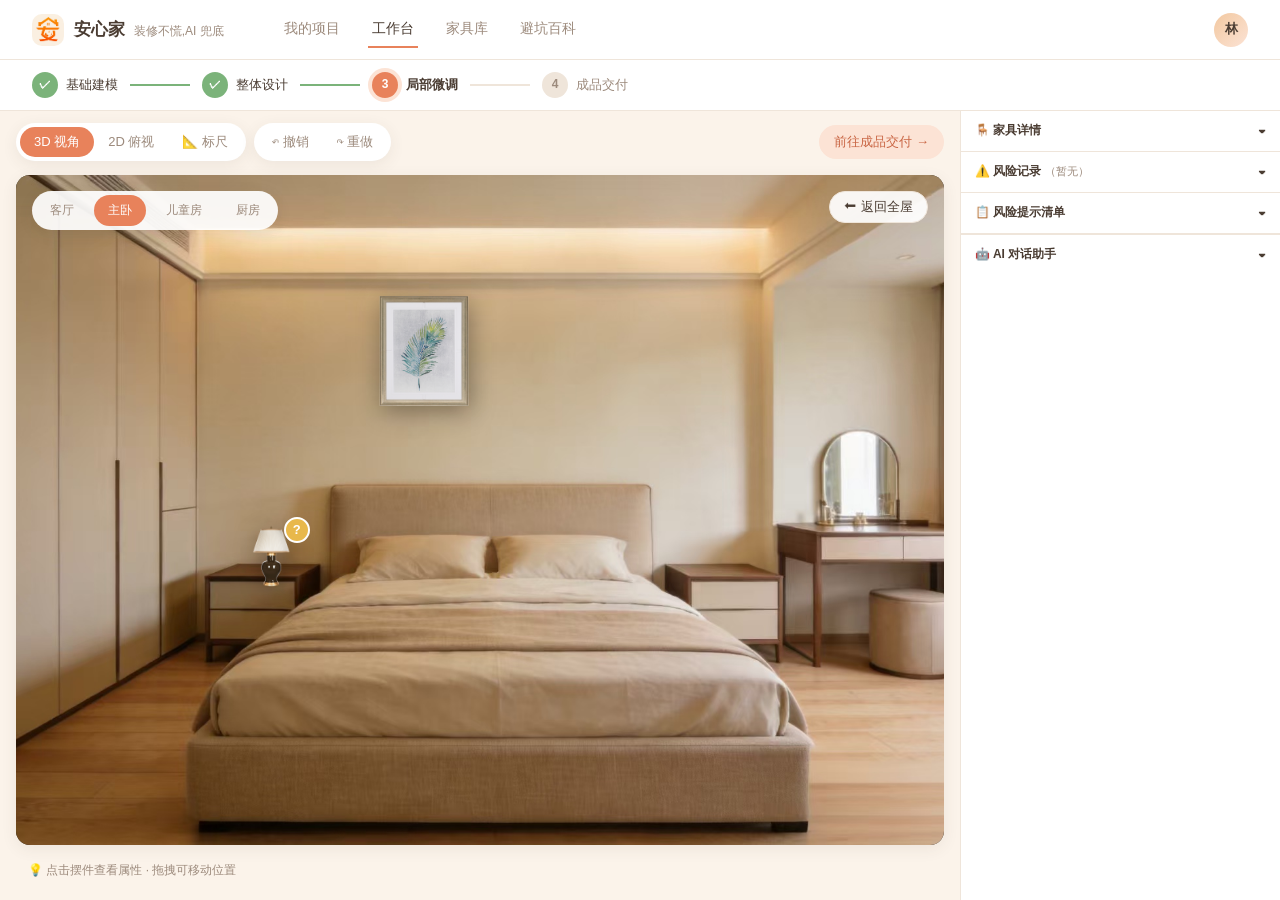
<file: refinement.html>
<!DOCTYPE html>
<html lang="zh-CN">
<head>
  <meta charset="UTF-8">
  <title>局部微调 · 安心家</title>
  <link rel="stylesheet" href="css/tokens.css">
  <style>
    /* ===== 房间画布 ===== */
    .room-stage {
      flex: 1;
      position: relative;
      border-radius: 14px;
      overflow: hidden;
      box-shadow: var(--shadow-card);
      background: #1a1a1a;
    }
    .room-bg {
      position: absolute;
      inset: 0;
      background-size: cover;
      background-position: center;
      z-index: 0;
    }
    .room-bg.master-bedroom { background-image: url('assets/renders/master_bedroom.jpg'); }
    .room-bg.living-room    { background-image: url('assets/renders/living_room.jpg'); }
    .room-bg.children-room  { background-image: url('assets/renders/children_room.jpg'); }
    .room-bg.kitchen        { background-image: url('assets/renders/kitchen.jpg'); }

    /* 非主卧遮罩 */
    .room-overlay {
      position: absolute; inset: 0; z-index: 2;
      display: flex; align-items: center; justify-content: center;
      background: rgba(0,0,0,0.35); backdrop-filter: blur(2px);
      opacity: 0; pointer-events: none; transition: opacity 0.3s;
    }
    .room-overlay.visible { opacity: 1; pointer-events: auto; }
    .room-overlay-card {
      background: rgba(255,255,255,0.95); border-radius: 16px;
      padding: 28px 36px; text-align: center;
      box-shadow: 0 8px 32px rgba(0,0,0,0.18);
    }
    .room-overlay-card h3 { margin: 0 0 6px; color: var(--color-deep); font-size: 17px; }
    .room-overlay-card p  { margin: 0; color: var(--color-mute); font-size: 13px; }

    /* 房间 tabs */
    .room-tabs {
      position: absolute; top: 16px; left: 16px;
      display: flex; gap: 6px;
      background: rgba(255,255,255,0.92); padding: 4px;
      border-radius: 999px; box-shadow: var(--shadow-card); z-index: 10;
    }
    .room-tab {
      padding: 6px 14px; border-radius: 999px; font-size: 12px;
      color: var(--color-mute); cursor: pointer; font-weight: 500; transition: 0.15s;
    }
    .room-tab.active { background: var(--color-primary); color: white; }

    /* 场景控件（右上） */
    .scene-controls {
      position: absolute; top: 16px; right: 16px;
      display: flex; gap: 8px; z-index: 10;
    }

    /* 自动保存提示 */
    .autosave-badge {
      position: absolute; top: 16px; left: 50%; transform: translateX(-50%);
      background: rgba(255,255,255,0.92); border-radius: 999px;
      padding: 5px 14px; font-size: 12px; color: var(--color-success);
      font-weight: 600; box-shadow: var(--shadow-card); z-index: 10;
      opacity: 0; transition: opacity 0.4s;
      display: flex; align-items: center; gap: 5px;
      pointer-events: none;
    }
    .autosave-badge.show { opacity: 1; }

    /* 可交互家具 */
    .furniture-item {
      position: absolute; cursor: grab; z-index: 3;
      transition: transform 0.25s cubic-bezier(.4,1.5,.6,1);
      user-select: none;
    }
    .furniture-item:active { cursor: grabbing; }
    .furniture-item img {
      display: block; mix-blend-mode: screen;
      filter: drop-shadow(2px 6px 12px rgba(0,0,0,0.35));
      pointer-events: none; transition: filter 0.2s;
    }
    .furniture-item.selected img {
      filter: drop-shadow(0 0 8px rgba(232,130,91,0.9)) drop-shadow(2px 6px 12px rgba(0,0,0,0.3));
    }
    .furniture-item.selected { transform: scale(1.06); }
    .furniture-item .name-tag {
      position: absolute; bottom: -26px; left: 50%; transform: translateX(-50%);
      background: var(--color-deep); color: white;
      padding: 3px 10px; border-radius: 999px; font-size: 11px;
      white-space: nowrap; opacity: 0; transition: 0.2s; pointer-events: none;
    }
    .furniture-item:hover .name-tag,
    .furniture-item.selected .name-tag { opacity: 1; }
    .furniture-item.has-tip::after {
      content: '?'; position: absolute; top: -6px; right: -6px;
      width: 22px; height: 22px; background: var(--color-warn); color: white;
      border-radius: 50%; display: flex; align-items: center; justify-content: center;
      font-size: 13px; font-weight: 700; border: 2px solid white;
      animation: bounce 2s infinite;
    }
    @keyframes bounce {
      0%,100% { transform: translateY(0); } 50% { transform: translateY(-3px); }
    }
    .tip-badge {
      position: absolute; background: var(--color-warn); color: white;
      padding: 6px 12px; border-radius: 999px; font-size: 11px; font-weight: 600;
      cursor: pointer; box-shadow: var(--shadow-pop);
      display: flex; align-items: center; gap: 5px; z-index: 4;
      animation: badgeIn 0.4s ease;
    }
    @keyframes badgeIn {
      from { transform: scale(0.5); opacity: 0; }
      to   { transform: scale(1); opacity: 1; }
    }
    @keyframes itemMove {
      0%   { transform: scale(1.06) rotate(-2deg); }
      50%  { transform: scale(1.1)  rotate(1deg);  }
      100% { transform: scale(1.06) rotate(0deg);  }
    }
    .furniture-item.moving { animation: itemMove 0.5s ease; }

    /* 覆盖tokens.css的workspace布局：画布更宽，右侧更窄 */
    .workspace {
      grid-template-columns: 1fr 320px !important;
      overflow: hidden;
      height: 100%;
    }
    /* app-shell和workspace撑满视口高度，不出现页面滚动条 */
    .app-shell {
      height: 100vh;
      overflow: hidden;
    }
    /* canvas-pane减少padding让画布更高 */
    .canvas-pane {
      padding: 12px 16px !important;
    }

    /* ===== 右侧面板 ===== */
    .chat-pane {
      display: flex; flex-direction: column;
      overflow: hidden;
      height: 100%;
    }

    /* 折叠卡片区域：固定最大高度+内部滚动，不撑开画布 */
    .accordions-wrap {
      overflow-y: auto;
      flex-shrink: 0;
      max-height: 62vh;
    }

    /* 折叠卡片 */
    .accordion {
      border-bottom: 1px solid var(--color-line);
    }
    .accordion-header {
      display: flex; align-items: center; justify-content: space-between;
      padding: 8px 14px; cursor: pointer; user-select: none;
      font-size: 12px; font-weight: 600; color: var(--color-deep);
      transition: background 0.15s;
    }
    .accordion-header:hover { background: var(--color-surface-2); }
    .accordion-header .acc-icon { font-size: 15px; transition: transform 0.25s; }
    .accordion.open .acc-icon { transform: rotate(180deg); }
    .accordion-body {
      overflow: hidden; max-height: 0;
      transition: max-height 0.3s ease, padding 0.2s;
      padding: 0 16px;
    }
    .accordion.open .accordion-body {
      max-height: 600px; padding: 0 12px 8px;
    }

    /* 家具属性 */
    .prop-row {
      display: flex; align-items: center; justify-content: space-between;
      padding: 5px 0; font-size: 12px; border-bottom: 1px solid var(--color-line);
    }
    .prop-row:last-of-type { border-bottom: none; }
    .prop-row .lbl { color: var(--color-mute); }
    .prop-row .val { color: var(--color-deep); font-weight: 500; }
    .color-swatches { display: flex; gap: 8px; }
    .swatch-btn {
      width: 26px; height: 26px; border-radius: 50%; cursor: pointer;
      border: 2px solid transparent; transition: 0.15s;
    }
    .swatch-btn.active { border-color: var(--color-deep); transform: scale(1.12); }

    /* 风险历史列表 */
    .risk-list { display: flex; flex-direction: column; gap: 8px; }
    .risk-item {
      display: flex; gap: 8px; align-items: flex-start;
      padding: 7px 10px; border-radius: 8px;
      background: #FFF8F0; border-left: 3px solid var(--color-warn);
      font-size: 12px; transition: 0.3s;
    }
    .risk-item.resolved {
      background: var(--color-surface-2);
      border-left-color: var(--color-line);
      opacity: 0.6;
    }
    .risk-item.resolved .risk-title { text-decoration: line-through; color: var(--color-mute); }
    .risk-item .risk-icon { font-size: 16px; flex-shrink: 0; margin-top: 1px; }
    .risk-item .risk-title { font-weight: 600; color: var(--color-deep); margin-bottom: 2px; }
    .risk-item .risk-desc  { color: var(--color-mute); line-height: 1.4; }
    .risk-empty { color: var(--color-mute); font-size: 12px; text-align: center; padding: 12px 0; }

    /* Checklist */
    .checklist-inline { display: flex; flex-direction: column; gap: 8px; }
    .checklist-inline-item {
      display: flex; gap: 8px; align-items: flex-start;
      padding: 7px 10px; border-radius: 8px;
      background: var(--color-surface-2); cursor: pointer;
      transition: 0.2s; font-size: 12px;
    }
    .checklist-inline-item:hover { background: #F0EAE4; }
    .checklist-inline-item.checked { opacity: 0.55; }
    .checklist-inline-item.checked .ci-title { text-decoration: line-through; }
    .ci-box {
      width: 18px; height: 18px; border-radius: 4px;
      border: 2px solid var(--color-mute); flex-shrink: 0;
      display: flex; align-items: center; justify-content: center;
      font-size: 11px; transition: 0.15s; margin-top: 1px;
    }
    .checklist-inline-item.checked .ci-box {
      background: var(--color-success); border-color: var(--color-success); color: white;
    }
    .ci-title { font-weight: 600; color: var(--color-deep); margin-bottom: 2px; }
    .ci-desc  { color: var(--color-mute); line-height: 1.4; }


    /* ===== AI 对话区折叠 ===== */
    .chat-accordion {
      border-top: 1px solid var(--color-line);
      display: flex; flex-direction: column;
      flex: 1; min-height: 0;
      overflow: hidden;
    }
    .chat-accordion-header {
      display: flex; align-items: center; justify-content: space-between;
      padding: 8px 14px; cursor: pointer; user-select: none;
      font-size: 12px; font-weight: 600; color: var(--color-deep);
      transition: background 0.15s; flex-shrink: 0;
    }
    .chat-accordion-header:hover { background: var(--color-surface-2); }
    .chat-accordion-header .acc-icon { font-size: 15px; transition: transform 0.25s; }
    .chat-accordion.open .chat-accordion-header .acc-icon { transform: rotate(180deg); }
    .chat-accordion-body {
      display: flex; flex-direction: column;
      flex: 1; min-height: 0;
      overflow: hidden;
      max-height: 0;
      transition: max-height 0.35s ease;
    }
    .chat-accordion.open .chat-accordion-body {
      max-height: 400px;
    }

    /* AI 对话流 */
    .chat-stream-wrap {
      flex: 1; overflow-y: auto; padding: 8px 16px;
      min-height: 0;
      max-height: 1450px;

    }
    .chat-input-wrap {
      /* 把顶部 padding 从 10px 改成 16px，输入框自然向下挪，更美观 */
      padding: 10px 16px 14px; border-top: 1px solid var(--color-line);
      flex-shrink: 0;
    }
    .chat-input-wrap .chat-input {
      display: flex; gap: 8px;
    }
    .chat-input-wrap input {
      flex: 1; border: 1px solid var(--color-line); border-radius: 999px;
      padding: 8px 14px; font-size: 13px; outline: none;
      background: var(--color-surface-2);
    }
    .chat-input-wrap input:focus { border-color: var(--color-primary); }

  </style>
</head>
<body>
  <div class="app-shell">
    <div id="topbar"></div>
    <div id="progress"></div>

    <div class="workspace">
      <!-- ===== 左侧画布 ===== -->
      <div class="canvas-pane">
        <div class="canvas-toolbar">
          <div class="toolbar-group">
            <button class="active">3D 视角</button>
            <button>2D 俯视</button>
            <button>📐 标尺</button>
          </div>
          <div class="toolbar-group">
            <button>↶ 撤销</button>
            <button>↷ 重做</button>
          </div>
          <a href="delivery.html" class="btn btn-soft btn-sm" style="margin-left:auto;">前往成品交付 →</a>
        </div>

        <div class="room-stage" id="room-stage">
          <div class="room-bg master-bedroom" id="room-bg"></div>

          <!-- 非主卧遮罩 -->
          <div class="room-overlay" id="room-overlay">
            <div class="room-overlay-card">
              <h3 id="overlay-title">客厅</h3>
              <p>Demo 中暂未开发，敬请期待</p>
            </div>
          </div>

          <!-- 房间 Tab -->
          <div class="room-tabs">
            <div class="room-tab" data-room="客厅" data-bg="living-room">客厅</div>
            <div class="room-tab active" data-room="主卧" data-bg="master-bedroom">主卧</div>
            <div class="room-tab" data-room="儿童房" data-bg="children-room">儿童房</div>
            <div class="room-tab" data-room="厨房" data-bg="kitchen">厨房</div>
          </div>

          <!-- 自动保存提示 -->
          <div class="autosave-badge" id="autosave-badge">✅ 已保存</div>

          <!-- 场景控件 -->
          <div class="scene-controls">
            <button class="btn btn-ghost btn-sm" style="background:rgba(255,255,255,0.92);" id="back-to-overview">⬅ 返回全屋</button>
          </div>

          <!-- 可交互摆件 -->
          <div class="furniture-layer" id="furniture-layer">
            <div class="furniture-item has-tip" id="f-lamp" style="top:52%;left:24%;width:65px;">
              <img src="assets/furniture/table_lamp.png" width="65" alt="台灯">
              <div class="name-tag">台灯</div>
            </div>
            <div class="furniture-item" id="f-painting" style="top:18%;left:38%;width:110px;">
              <img src="assets/furniture/wall_painting.png" width="110" alt="装饰画">
              <div class="name-tag">装饰画</div>
            </div>
          </div>
        </div>

        <div class="legend" style="display:flex;align-items:center;padding:8px 12px;font-size:12px;">
          <span>💡 点击摆件查看属性 · 拖拽可移动位置</span>
        </div>
      </div>

      <!-- ===== 右侧面板 ===== -->
      <aside class="chat-pane">

        <!-- 折叠卡片区（内部滚动） -->
        <div class="accordions-wrap">

          <!-- 折叠卡片1：家具详情（默认收起，无选中状态） -->
          <div class="accordion" id="acc-furniture">
            <div class="accordion-header" onclick="toggleAcc('acc-furniture')">
              <span id="acc-furniture-title">🪑 家具详情</span>
              <span class="acc-icon">▾</span>
            </div>
            <div class="accordion-body">
              <div id="property-inner">
                <!-- 由JS渲染 -->
              </div>
            </div>
          </div>

          <!-- 折叠卡片2：风险历史（默认折叠，触发时展开） -->
          <div class="accordion" id="acc-risk">
            <div class="accordion-header" onclick="toggleAcc('acc-risk')">
              <span>⚠️ 风险记录 <span id="risk-count" style="font-weight:400;color:var(--color-mute);font-size:11px;">（暂无）</span></span>
              <span class="acc-icon">▾</span>
            </div>
            <div class="accordion-body">
              <div class="risk-list" id="risk-list">
                <div class="risk-empty" id="risk-empty">还没有触发风险，继续调整吧</div>
              </div>
            </div>
          </div>

          <!-- 折叠卡片3：风险提示清单（默认折叠） -->
          <div class="accordion" id="acc-checklist">
            <div class="accordion-header" onclick="toggleAcc('acc-checklist')">
              <span>📋 风险提示清单</span>
              <span class="acc-icon">▾</span>
            </div>
            <div class="accordion-body">
              <div class="checklist-inline" id="checklist-inline">
                <div class="checklist-inline-item" onclick="toggleCheck(this)">
                  <div class="ci-box"></div>
                  <div><div class="ci-title">空调位置是否对着床尾吹?</div><div class="ci-desc">冷风直吹床尾会影响睡眠，建议偏移 30cm 以上。</div></div>
                </div>
                <div class="checklist-inline-item" onclick="toggleCheck(this)">
                  <div class="ci-box"></div>
                  <div><div class="ci-title">床头插座是否够用?</div><div class="ci-desc">至少 2 个 USB + 2 个五孔，装完改不了。</div></div>
                </div>
                <div class="checklist-inline-item" onclick="toggleCheck(this)">
                  <div class="ci-box"></div>
                  <div><div class="ci-title">衣柜与墙之间是否留够清洁空间?</div><div class="ci-desc">建议紧贴或留 30cm 以上。</div></div>
                </div>
                <div class="checklist-inline-item" onclick="toggleCheck(this)">
                  <div class="ci-box"></div>
                  <div><div class="ci-title">主灯是否避开了床正上方?</div><div class="ci-desc">风水忌讳之外，长期视角不舒适。</div></div>
                </div>
              </div>
            </div>
          </div>

        </div><!-- /accordions-wrap -->


        <!-- AI 对话区：可折叠，默认收起 -->
        <div class="chat-accordion" id="chat-accordion">
          <div class="chat-accordion-header" id="chat-accordion-header" onclick="toggleChatAcc()">
            <span>🤖 AI 对话助手</span>
            <span class="acc-icon">▾</span>
          </div>
          <div class="chat-accordion-body" id="chat-accordion-body">

            <div class="chat-stream-wrap">
              <div class="chat-stream" id="chat"></div>
            </div>
            <div class="chat-input-wrap">
              <div class="chat-input">
                <input id="chat-input" placeholder="比如「台灯挪到床头」「装饰画换位置」..." />
                <button class="chat-send" id="chat-send">▶</button>
              </div>
            </div>
          </div>
        </div>

      </aside>
    </div>
  </div>

  <script src="js/shared.js"></script>
  <script src="js/chat-script.js"></script>
  <script>
    document.getElementById('topbar').innerHTML = AnxinHome.renderTopbar('workspace');
    document.getElementById('progress').innerHTML = AnxinHome.renderProgress('refinement');

    const chat = document.getElementById('chat');

    // ===== 折叠卡片 =====
    function toggleAcc(id) {
      document.getElementById(id).classList.toggle('open');
    }


    // ===== AI 对话区折叠 =====
    let chatScriptStarted = false;
    function toggleChatAcc() {
      const acc = document.getElementById('chat-accordion');
      acc.classList.toggle('open');
      // 第一次展开时启动对话脚本
      if (acc.classList.contains('open') && !chatScriptStarted) {
        chatScriptStarted = true;
        setTimeout(playNext, 400);
      }

    }

    // ===== Checklist 勾选 =====
    function toggleCheck(el) {
      el.classList.toggle('checked');
      const box = el.querySelector('.ci-box');
      box.textContent = el.classList.contains('checked') ? '✓' : '';
    }

    // ===== 自动保存提示 =====
    function showAutosave() {
      const badge = document.getElementById('autosave-badge');
      badge.classList.add('show');
      setTimeout(() => badge.classList.remove('show'), 2000);
    }
    setTimeout(showAutosave, 3000);
    setInterval(showAutosave, 25000);

    // ===== 风险记录系统 =====
    const risks = [];
    function addRisk(id, icon, title, desc) {
      if (risks.find(r => r.id === id)) return;
      risks.push({ id, icon, title, desc, resolved: false });
      renderRisks();
      document.getElementById('acc-risk').classList.add('open');
    }
    function resolveRisk(id) {
      const r = risks.find(r => r.id === id);
      if (r) { r.resolved = true; renderRisks(); }
    }
    function renderRisks() {
      const list = document.getElementById('risk-list');
      const empty = document.getElementById('risk-empty');
      const count = document.getElementById('risk-count');
      const activeCount = risks.filter(r => !r.resolved).length;
      count.textContent = risks.length === 0 ? '（暂无）' : `（${activeCount} 条待处理）`;
      empty.style.display = risks.length === 0 ? 'block' : 'none';
      list.querySelectorAll('.risk-item').forEach(el => el.remove());
      risks.forEach(r => {
        const el = document.createElement('div');
        el.className = 'risk-item' + (r.resolved ? ' resolved' : '');
        el.innerHTML = `
          <div class="risk-icon">${r.icon}</div>
          <div>
            <div class="risk-title">${r.title}</div>
            <div class="risk-desc">${r.desc}</div>
          </div>`;
        list.appendChild(el);
      });
    }

    // ===== 房间切换 =====
    const roomBg = document.getElementById('room-bg');
    const roomOverlay = document.getElementById('room-overlay');
    const overlayTitle = document.getElementById('overlay-title');
    const furnitureLayer = document.getElementById('furniture-layer');

    document.querySelectorAll('.room-tab').forEach(tab => {
      tab.onclick = () => {
        document.querySelectorAll('.room-tab').forEach(t => t.classList.remove('active'));
        tab.classList.add('active');
        const bg = tab.dataset.bg;
        const room = tab.dataset.room;
        roomBg.className = 'room-bg ' + bg;
        if (room === '主卧') {
          roomOverlay.classList.remove('visible');
          furnitureLayer.style.display = 'block';
        } else {
          overlayTitle.textContent = room;
          roomOverlay.classList.add('visible');
          furnitureLayer.style.display = 'none';
        }
      };
    });

    // ===== 家具属性数据 =====
    const furnitureProps = {
      'f-lamp': {
        icon: '💡', name: '台灯',
        rows: [['色温','3000K 暖光'],['尺寸','H 55cm'],['参考价','¥ 680']],
        colors: [
          { hex: '#FFE8C8', filter: 'sepia(0.2) saturate(1.2) hue-rotate(10deg)' },
          { hex: '#FCE3D5', filter: 'sepia(0.4) saturate(1.5) hue-rotate(340deg)' },
          { hex: '#E8E8E8', filter: 'grayscale(0.7) brightness(1.1)' },
        ],
      },
      'f-painting': {
        icon: '🖼️', name: '装饰画',
        rows: [['尺寸','60cm × 80cm'],['材质','实木框 / 布面'],['参考价','¥ 380']],
        colors: [
          { hex: '#E8DCC8', filter: 'sepia(0.3)' },
          { hex: '#C9A878', filter: 'sepia(0.6) saturate(1.4)' },
          { hex: '#FFFFFF', filter: 'brightness(1.2) saturate(0.5)' },
        ],
      },
    };

    function renderProperty(id) {
      const data = furnitureProps[id];
      if (!data) return;
      const accTitle = document.getElementById('acc-furniture-title');
      accTitle.textContent = `${data.icon} ${data.name}（已选中）`;
      const inner = document.getElementById('property-inner');
      inner.innerHTML = `
        ${data.rows.map(([l,v]) => `<div class="prop-row"><span class="lbl">${l}</span><span class="val">${v}</span></div>`).join('')}
        <div class="prop-row"><span class="lbl">颜色</span>
          <div class="color-swatches">
            ${data.colors.map((c,i) => `<div class="swatch-btn ${i===0?'active':''}" data-filter="${c.filter}" style="background:${c.hex};${c.hex==='#FFFFFF'?'border:1px solid var(--color-line);':''}"></div>`).join('')}
          </div>
        </div>
        <div class="flex gap-2 mt-3">
          <button class="btn btn-ghost btn-sm flex-1">🔄 换款</button>
          <button class="btn btn-soft btn-sm flex-1">📷 上传现货</button>
        </div>
      `;
      inner.querySelectorAll('.swatch-btn').forEach(btn => {
        btn.onclick = () => {
          inner.querySelectorAll('.swatch-btn').forEach(b => b.classList.remove('active'));
          btn.classList.add('active');
          const img = document.querySelector(`#${id} img`);
          if (img) img.style.filter = `${btn.dataset.filter} drop-shadow(2px 6px 12px rgba(0,0,0,0.35))`;
          showAutosave();
        };
      });
      // 选中家具时自动展开家具卡片
      document.getElementById('acc-furniture').classList.add('open');
    }

    // ===== 点击选中家具 =====
    document.querySelectorAll('.furniture-item').forEach(item => {
      item.onclick = (e) => {
        if (item._dragging) return;
        document.querySelectorAll('.furniture-item').forEach(i => i.classList.remove('selected'));
        item.classList.add('selected');
        renderProperty(item.id);
        if (item.id === 'f-lamp') triggerLampTip();
        if (item.id === 'f-painting') triggerPaintingTip();
      };
    });

    // ===== 拖拽逻辑 =====
    document.querySelectorAll('.furniture-item').forEach(item => {
      let startX, startY, origLeft, origTop;
      item._dragging = false;
      item.addEventListener('mousedown', (e) => {
        e.preventDefault();
        startX = e.clientX; startY = e.clientY;
        const rect = item.getBoundingClientRect();
        const stageRect = document.getElementById('room-stage').getBoundingClientRect();
        origLeft = rect.left - stageRect.left;
        origTop  = rect.top  - stageRect.top;
        item.style.left = origLeft + 'px';
        item.style.top  = origTop  + 'px';
        item.style.bottom = 'auto'; item.style.right = 'auto';
        item.style.transition = 'none';
        const onMove = (e) => {
          const dx = e.clientX - startX, dy = e.clientY - startY;
          if (Math.abs(dx) > 3 || Math.abs(dy) > 3) item._dragging = true;
          item.style.left = (origLeft + dx) + 'px';
          item.style.top  = (origTop  + dy) + 'px';
        };
        const onUp = () => {
          document.removeEventListener('mousemove', onMove);
          document.removeEventListener('mouseup', onUp);
          item.style.transition = '';
          if (item._dragging) {
            item.classList.add('moving');
            setTimeout(() => { item.classList.remove('moving'); item._dragging = false; }, 500);
            onFurnitureMoved(item);
            showAutosave();
          }
        };
        document.addEventListener('mousemove', onMove);
        document.addEventListener('mouseup', onUp);
      });
    });

    function onFurnitureMoved(item) {
      const stageRect = document.getElementById('room-stage').getBoundingClientRect();
      const itemRect  = item.getBoundingClientRect();
      const xPct = (itemRect.left + itemRect.width/2  - stageRect.left) / stageRect.width;

      if (item.id === 'f-lamp') {
        if (xPct > 0.6) {
          // 进入风险区
          if (!lampInRisk) {
            lampInRisk = true;
            triggerLampWindowWarn();
          }
        } else {

          resolveRisk('lamp-window');
          AnxinHome.toast({ type: 'success', title: '✅ 台灯已移动', msg: '位置更新成功，眩光风险已消除。', duration: 3000 });

        }
      }
      if (item.id === 'f-painting') {
        AnxinHome.toast({ type: 'info', title: '🖼️ 装饰画已移动', msg: '新位置视觉重心更均衡。', duration: 2500 });
      }
    }

    // ===== 智能提醒 =====
    let lampInRisk = false;        // 台灯当前是否处于风险区
    let lampTipTriggered  = false;
    let paintingTipTriggered = false;

    function triggerLampMove() {
      const lamp = document.getElementById('f-lamp');
      lamp.style.transition = 'left 0.8s ease, top 0.8s ease';
      lamp.style.left = '68%'; lamp.style.top = '55%'; lamp.style.bottom = 'auto';
      lampInRisk = true;
      setTimeout(() => triggerLampWindowWarn(), 850);
    }

    function triggerLampWindowWarn() {
      AnxinHome.toast({
        type: 'warn', title: '🌟 主动提醒 · 台灯位置',
        msg: '台灯靠近窗边后，白天与自然光叠加会产生眩光，夜间光源偏向一侧。建议放在<b>床头两侧</b>。',
        duration: 2500,
      });
      addRisk('lamp-window', '⚠️', '台灯靠窗 · 眩光风险', '台灯移至窗边，白天自然光叠加会产生眩光，建议移回床头两侧。');
      const badge = document.createElement('div');
      badge.className = 'tip-badge'; badge.id = 'lamp-badge';
      badge.style.top = '12%'; badge.style.right = '28%';
      badge.innerHTML = '⚠️ 眩光风险';
      document.getElementById('room-stage').appendChild(badge);
      setTimeout(() => badge.remove(), 5000);
    }

    function triggerLampTip() {
      if (lampTipTriggered) return;
      lampTipTriggered = true;
      AnxinHome.toast({
        type: 'info', title: '💡 台灯选购建议',
        msg: '主卧台灯建议选 <b>3000K 暖光</b>，色温过高影响入睡。高度约 55-65cm 为宜。',
        duration: 2500,
      });
    }

    function triggerPaintingTip() {
      if (paintingTipTriggered) return;
      paintingTipTriggered = true;
      AnxinHome.toast({
        type: 'info', title: '🖼️ 装饰画摆放建议',
        msg: '挂高建议<b>画面中心距地 145–160cm</b>（视线自然落点）。',
        duration: 2500,
      });
    }

    function triggerWardrobeTip() {
      AnxinHome.toast({
        type: 'warn', title: '🌟 主动提醒 · 采光受影响',
        msg: '衣柜挪到窗边会遮挡 60% 自然光。主卧朝北，建议改回原位或换成<b>低柜</b>。',
        duration: 2500,
      });
      addRisk('wardrobe-light', '⚠️', '衣柜靠窗 · 采光受影响', '衣柜遮挡约60%自然光，主卧朝北本已光弱，建议移回西墙。');
    }

    function triggerStyleTip() {
      AnxinHome.toast({
        type: 'info', title: '💡 选品提示 · 床头柜搭配',
        msg: '床头柜建议选<b>带抽屉款</b>；高度与床垫齐平 ±5cm 最舒适。',
        duration: 2500,
      });
    }

    // ===== 返回全屋 =====
    document.getElementById('back-to-overview').onclick = () => {
      window.location.href = 'global-design.html';
    };

    // ===== 对话脚本（展开对话区时才启动） =====
    const script = window.AnxinChatScripts.bedroom;
    let idx = 0;
    async function playNext() {
      if (idx >= script.length) return;
      const step = script[idx++];
      if (step.role === 'ai') {
        const typing = AnxinHome.appendBubble(chat, { role: 'ai', withTyping: true });
        await AnxinHome.delay(700);
        typing.remove();
        AnxinHome.appendBubble(chat, { role: 'ai', html: step.text });
        playNext();
      } else if (step.role === 'system') {
        AnxinHome.appendBubble(chat, { role: 'system', html: step.text });
        await AnxinHome.delay(200);
        playNext();
      } else if (step.role === 'options') {
        AnxinHome.appendOptions(chat, step.options, (opt) => {
          AnxinHome.appendBubble(chat, { role: 'user', html: opt.label });
          if (opt.label.includes('台灯') || opt.label.includes('灯')) triggerLampMove();
          else if (opt.label.includes('装饰画') || opt.label.includes('画')) triggerPaintingTip();
          else if (opt.label.includes('衣柜')) triggerWardrobeTip();
          else if (opt.label.includes('床头柜')) triggerStyleTip();
        });
      }
    }
    // 注意：playNext 不在页面加载时调用，改由 toggleChatAcc() 首次展开时触发

    // ===== 对话框发送 =====
    document.getElementById('chat-send').onclick = () => {
      const v = document.getElementById('chat-input').value.trim();
      if (!v) return;
      AnxinHome.appendBubble(chat, { role: 'user', html: v });
      document.getElementById('chat-input').value = '';
      setTimeout(() => {
        const typing = AnxinHome.appendBubble(chat, { role: 'ai', withTyping: true });
        setTimeout(() => {
          typing.remove();
          AnxinHome.appendBubble(chat, { role: 'ai', html: '收到，我来调整下 ✅' });
          if (v.includes('台灯') || v.includes('灯')) triggerLampMove();
          else if (v.includes('装饰画') || v.includes('画')) triggerPaintingTip();
          else if (v.includes('衣柜')) triggerWardrobeTip();
          else if (v.includes('梳妆')) {
            AnxinHome.toast({
              type: 'warn', title: '🌟 家务死角提醒',
              msg: '梳妆台与墙留 3cm 缝隙，扫地机器人进不去。建议<b>紧贴墙</b>或<b>留 30cm 以上</b>。',
              duration: 2500,
            });
            addRisk('dresser-gap', '⚠️', '梳妆台留缝 · 清洁死角', '梳妆台与墙之间3cm缝隙扫地机进不去，建议紧贴或留30cm以上。');
          }
        }, 900);
      }, 200);
    };

    document.getElementById('chat-input').addEventListener('keydown', e => {
      if (e.key === 'Enter') document.getElementById('chat-send').click();
    });
  </script>
</body>
</html>
</file>
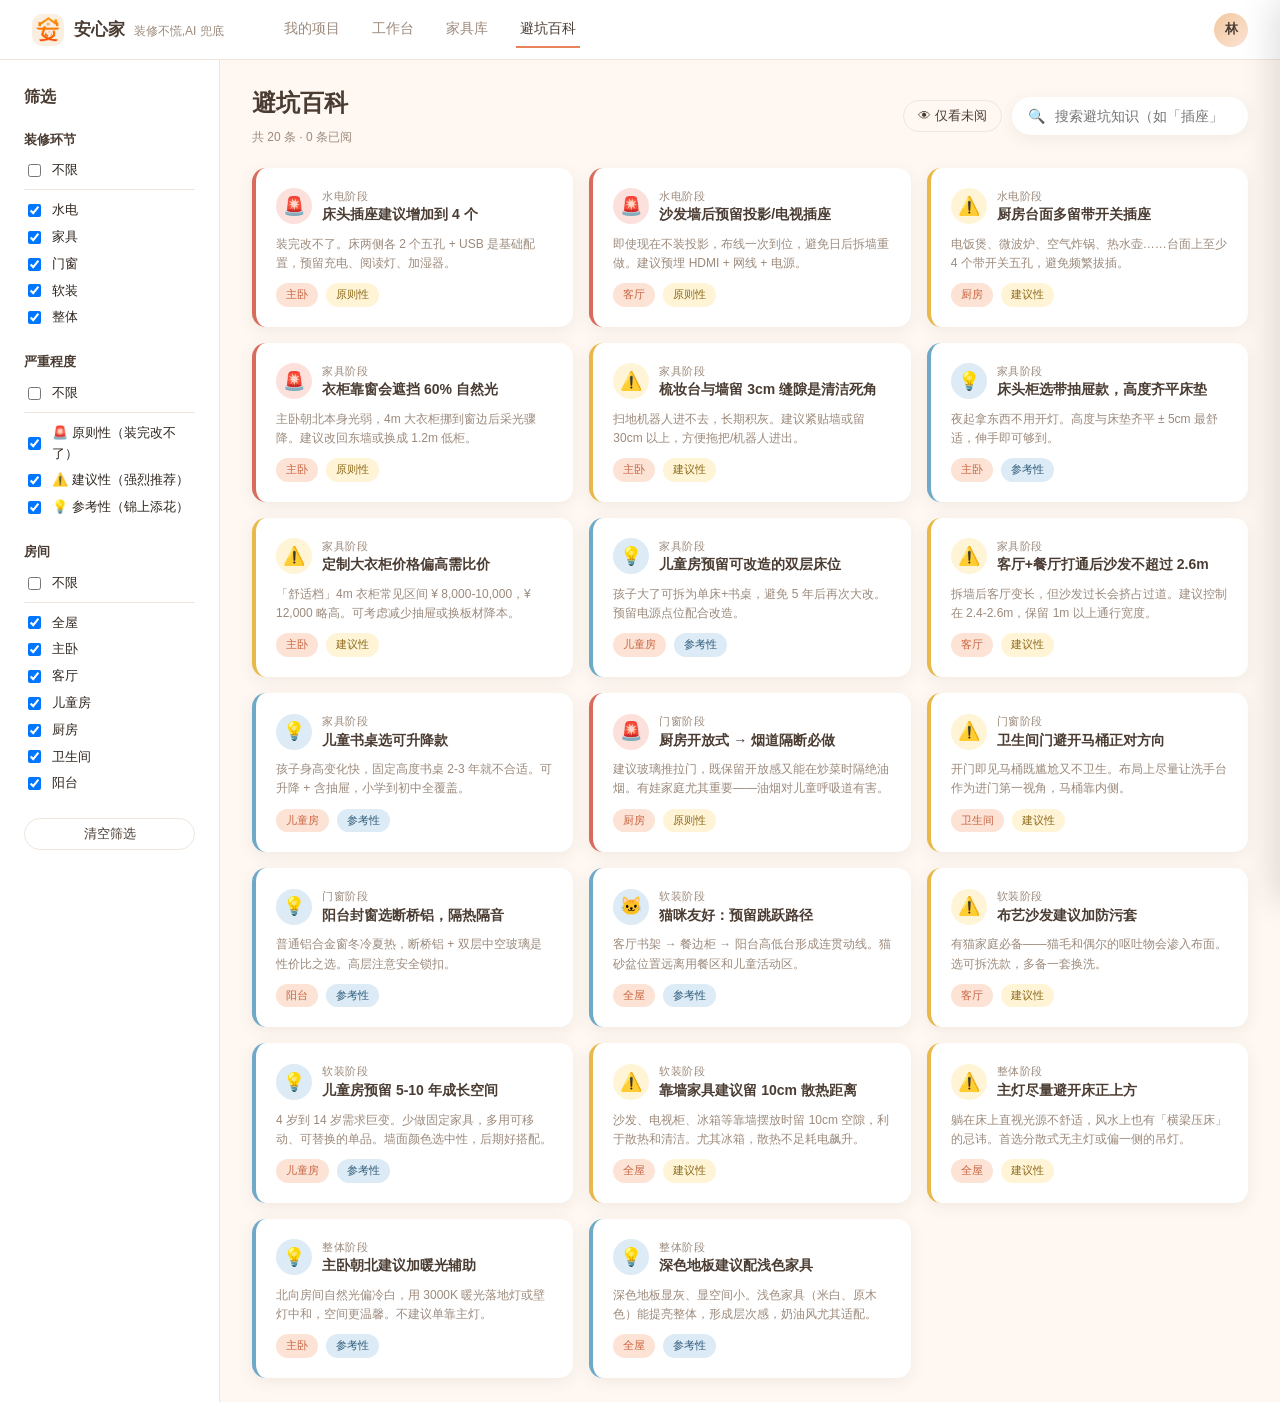
<file: tips.html>
<!DOCTYPE html>
<html lang="zh-CN">
<head>
  <meta charset="UTF-8">
  <title>避坑百科 · 安心家</title>
  <link rel="icon" type="image/svg+xml" href="assets/logo.svg">
  <link rel="stylesheet" href="css/tokens.css">
  <style>
    .tips-page {
      flex: 1;
      display: flex;
      min-height: 0;
    }
    .tips-main {
      flex: 1;
      padding: 24px 32px;
      overflow-y: auto;
    }
    .tips-hero {
      display: flex;
      align-items: center;
      justify-content: space-between;
      margin-bottom: 20px;
    }
    .search-box {
      flex: 1;
      max-width: 420px;
      display: flex;
      align-items: center;
      background: var(--color-surface);
      border-radius: var(--radius-pill);
      padding: 8px 16px;
      box-shadow: var(--shadow-card);
      gap: 8px;
    }
    .search-box input {
      flex: 1;
      border: none;
      background: none;
      outline: none;
      font-size: 14px;
      font-family: inherit;
    }

    /* ===== Filter Sidebar ===== */
    .filters {
      width: 220px;
      padding: 24px;
      background: var(--color-surface);
      border-right: 1px solid var(--color-line);
      flex-shrink: 0;
      overflow-y: auto;
    }
    .filter-group {
      margin-bottom: 24px;
    }
    .filter-group h4 {
      font-size: 13px;
      color: var(--color-deep);
      margin: 0 0 10px;
      font-weight: 600;
    }
    .filter-options {
      display: flex;
      flex-direction: column;
      gap: 6px;
    }
    .filter-options label {
      display: flex;
      align-items: center;
      gap: 8px;
      font-size: 13px;
      color: var(--color-text);
      cursor: pointer;
    }
    label:has(> .filter-all) {
      padding-bottom: 8px;
      margin-bottom: 4px;
      border-bottom: 1px solid var(--color-line);
    }

    /* ===== Tip Grid ===== */
    .tips-grid {
      display: grid;
      grid-template-columns: repeat(auto-fill, minmax(280px, 1fr));
      gap: 16px;
    }
    .tip-card {
      background: var(--color-surface);
      border-radius: 14px;
      padding: 20px;
      box-shadow: var(--shadow-card);
      transition: 0.2s;
      border-left: 4px solid var(--color-warn);
      display: flex;
      flex-direction: column;
      gap: 10px;
      cursor: pointer;
      position: relative;
    }
    .tip-card:hover {
      transform: translateY(-2px);
      box-shadow: var(--shadow-lift);
    }
    .tip-card.danger  { border-left-color: var(--color-danger); }
    .tip-card.warn    { border-left-color: var(--color-warn); }
    .tip-card.info    { border-left-color: var(--color-info); }
    .tip-card.success { border-left-color: var(--color-success); }

    .tip-card .tip-header {
      display: flex;
      align-items: center;
      gap: 10px;
    }
    .tip-card .severity-icon {
      width: 36px;
      height: 36px;
      border-radius: 50%;
      display: flex;
      align-items: center;
      justify-content: center;
      font-size: 18px;
      flex-shrink: 0;
    }
    .tip-card.danger  .severity-icon { background: var(--color-danger-bg); }
    .tip-card.warn    .severity-icon { background: var(--color-warn-bg); }
    .tip-card.info    .severity-icon { background: var(--color-info-bg); }
    .tip-card.success .severity-icon { background: var(--color-success-bg); }

    .tip-card .tip-stage {
      font-size: 11px;
      color: var(--color-mute);
      text-transform: uppercase;
      letter-spacing: 0.5px;
    }
    .tip-card .tip-title {
      font-size: 14px;
      font-weight: 600;
      color: var(--color-deep);
      line-height: 1.4;
    }
    .tip-card .tip-desc {
      font-size: 12px;
      color: var(--color-mute);
      line-height: 1.6;
      flex: 1;
    }
    .tip-card .tip-meta {
      display: flex;
      gap: 8px;
      flex-wrap: wrap;
    }
    .tip-card .tip-meta .tag {
      font-size: 11px;
    }
    .tip-card.read {
      background: var(--color-surface-2);
    }
    .tip-card .read-badge {
      position: absolute;
      top: 8px;
      right: 12px;
      font-size: 10px;
      color: var(--color-success);
      font-weight: 600;
      background: var(--color-success-bg);
      padding: 2px 8px;
      border-radius: var(--radius-pill);
    }
    .tip-card.read::before {
      content: '✓ 已阅';
      position: absolute;
      bottom: 8px;
      right: 12px;
      font-size: 10px;
      color: var(--color-success);
      font-weight: 600;
    }

    /* ===== Drawer ===== */
    .drawer-backdrop {
      position: fixed;
      inset: 0;
      background: rgba(46,37,30,0.4);
      z-index: 2000;
      display: none;
      animation: fadeIn 0.2s ease;
    }
    .drawer-backdrop.open { display: block; }

    .drawer {
      position: fixed;
      top: 0;
      right: 0;
      width: 460px;
      max-width: 90vw;
      height: 100vh;
      background: var(--color-surface);
      z-index: 2001;
      box-shadow: -8px 0 32px rgba(0,0,0,0.12);
      transform: translateX(100%);
      transition: 0.3s cubic-bezier(.4,0,.2,1);
      display: flex;
      flex-direction: column;
    }
    .drawer.open { transform: translateX(0); }

    .drawer-header {
      padding: 20px 24px;
      border-bottom: 1px solid var(--color-line);
      display: flex;
      align-items: center;
      justify-content: space-between;
    }
    .drawer-body {
      flex: 1;
      overflow-y: auto;
      padding: 24px;
    }
    .drawer-body .detail-icon {
      width: 56px;
      height: 56px;
      border-radius: 16px;
      display: flex;
      align-items: center;
      justify-content: center;
      font-size: 28px;
      margin-bottom: 16px;
    }
    .drawer-body .detail-icon.danger  { background: var(--color-danger-bg); }
    .drawer-body .detail-icon.warn    { background: var(--color-warn-bg); }
    .drawer-body .detail-icon.info    { background: var(--color-info-bg); }
    .drawer-body .detail-icon.success { background: var(--color-success-bg); }

    .drawer-body .detail-section {
      margin-bottom: 20px;
    }
    .drawer-body .detail-section h5 {
      font-size: 12px;
      color: var(--color-mute);
      margin: 0 0 8px;
      font-weight: 600;
      text-transform: uppercase;
      letter-spacing: 0.5px;
    }
    .drawer-body .detail-section p {
      margin: 0;
      font-size: 13px;
      line-height: 1.7;
      color: var(--color-text);
    }
    .drawer-body .detail-section .highlight-box {
      padding: 12px 14px;
      border-radius: 10px;
      font-size: 13px;
      line-height: 1.6;
    }
    .drawer-body .detail-section .highlight-box.danger  { background: var(--color-danger-bg); color: #8B3A30; }
    .drawer-body .detail-section .highlight-box.warn    { background: var(--color-warn-bg); color: #5C4A10; }
    .drawer-body .detail-section .highlight-box.info    { background: var(--color-info-bg); color: #2E5A7A; }
    .drawer-body .detail-section .highlight-box.success { background: var(--color-success-bg); color: #3A6E3B; }

    .drawer-body .related-tip {
      padding: 8px 12px;
      background: var(--color-surface-2);
      border-radius: 8px;
      font-size: 12px;
      color: var(--color-mute);
      cursor: pointer;
      transition: 0.15s;
    }
    .drawer-body .related-tip:hover {
      background: var(--color-primary-soft);
      color: var(--color-primary-dark);
    }

    .drawer-footer {
      padding: 16px 24px;
      border-top: 1px solid var(--color-line);
      display: flex;
      gap: 8px;
    }
  </style>
</head>
<body>
  <div class="app-shell">
    <div id="topbar"></div>

    <div class="tips-page">
      <!-- Filter Sidebar -->
      <aside class="filters">
        <h3 style="margin:0 0 20px;color:var(--color-deep);font-size:16px;">筛选</h3>

        <div class="filter-group">
          <h4>装修环节</h4>
          <div class="filter-options" data-group="stage">
            <label><input type="checkbox" class="filter-all" data-group="stage"> 不限</label>
            <label><input type="checkbox" class="filter-stage" value="水电" checked> 水电</label>
            <label><input type="checkbox" class="filter-stage" value="家具" checked> 家具</label>
            <label><input type="checkbox" class="filter-stage" value="门窗" checked> 门窗</label>
            <label><input type="checkbox" class="filter-stage" value="软装" checked> 软装</label>
            <label><input type="checkbox" class="filter-stage" value="整体" checked> 整体</label>
          </div>
        </div>

        <div class="filter-group">
          <h4>严重程度</h4>
          <div class="filter-options" data-group="severity">
            <label><input type="checkbox" class="filter-all" data-group="severity"> 不限</label>
            <label><input type="checkbox" class="filter-severity" value="danger" checked> 🚨 原则性（装完改不了）</label>
            <label><input type="checkbox" class="filter-severity" value="warn" checked> ⚠️ 建议性（强烈推荐）</label>
            <label><input type="checkbox" class="filter-severity" value="info" checked> 💡 参考性（锦上添花）</label>
          </div>
        </div>

        <div class="filter-group">
          <h4>房间</h4>
          <div class="filter-options" data-group="room">
            <label><input type="checkbox" class="filter-all" data-group="room"> 不限</label>
            <label><input type="checkbox" class="filter-room" value="全屋" checked> 全屋</label>
            <label><input type="checkbox" class="filter-room" value="主卧" checked> 主卧</label>
            <label><input type="checkbox" class="filter-room" value="客厅" checked> 客厅</label>
            <label><input type="checkbox" class="filter-room" value="儿童房" checked> 儿童房</label>
            <label><input type="checkbox" class="filter-room" value="厨房" checked> 厨房</label>
            <label><input type="checkbox" class="filter-room" value="卫生间" checked> 卫生间</label>
            <label><input type="checkbox" class="filter-room" value="阳台" checked> 阳台</label>
          </div>
        </div>

        <button class="btn btn-ghost btn-block btn-sm" id="clear-filters">清空筛选</button>
      </aside>

      <!-- Main Content -->
      <main class="tips-main">
        <div class="tips-hero">
          <div>
            <h1 style="margin:0 0 6px;color:var(--color-deep);font-size:24px;">避坑百科</h1>
            <p class="muted tiny" style="margin:0;">共 <span id="tip-count">21</span> 条 · <span id="read-count">0</span> 条已阅</p>
          </div>
          <div style="display:flex;align-items:center;gap:10px;">
            <button class="btn btn-ghost btn-sm" id="toggle-unread" style="white-space:nowrap;">👁 仅看未阅</button>
            <div class="search-box">
              <span>🔍</span>
              <input placeholder="搜索避坑知识（如「插座」「衣柜」）" />
            </div>
          </div>
        </div>

        <div class="tips-grid" id="tips-grid">

          <!-- ====== 水电 ====== -->
          <div class="tip-card danger" data-id="bedside-outlets" data-stage="水电" data-severity="danger" data-room="主卧">
            <div class="tip-header">
              <div class="severity-icon">🚨</div>
              <div>
                <div class="tip-stage">水电阶段</div>
                <div class="tip-title">床头插座建议增加到 4 个</div>
              </div>
            </div>
            <div class="tip-desc">装完改不了。床两侧各 2 个五孔 + USB 是基础配置，预留充电、阅读灯、加湿器。</div>
            <div class="tip-meta">
              <span class="tag tag-primary">主卧</span>
              <span class="tag tag-warn">原则性</span>
            </div>
          </div>

          <div class="tip-card danger" data-id="projector-outlet" data-stage="水电" data-severity="danger" data-room="客厅">
            <div class="tip-header">
              <div class="severity-icon">🚨</div>
              <div>
                <div class="tip-stage">水电阶段</div>
                <div class="tip-title">沙发墙后预留投影/电视插座</div>
              </div>
            </div>
            <div class="tip-desc">即使现在不装投影，布线一次到位，避免日后拆墙重做。建议预埋 HDMI + 网线 + 电源。</div>
            <div class="tip-meta">
              <span class="tag tag-primary">客厅</span>
              <span class="tag tag-warn">原则性</span>
            </div>
          </div>

          <div class="tip-card warn" data-id="kitchen-outlets" data-stage="水电" data-severity="warn" data-room="厨房">
            <div class="tip-header">
              <div class="severity-icon">⚠️</div>
              <div>
                <div class="tip-stage">水电阶段</div>
                <div class="tip-title">厨房台面多留带开关插座</div>
              </div>
            </div>
            <div class="tip-desc">电饭煲、微波炉、空气炸锅、热水壶……台面上至少 4 个带开关五孔，避免频繁拔插。</div>
            <div class="tip-meta">
              <span class="tag tag-primary">厨房</span>
              <span class="tag tag-warn">建议性</span>
            </div>
          </div>

          <div class="tip-card success" data-id="ac-position" data-stage="水电" data-severity="success" data-room="主卧">
            <div class="tip-header">
              <div class="severity-icon">✅</div>
              <div>
                <div class="tip-stage">水电阶段</div>
                <div class="tip-title">空调位置避开床尾</div>
              </div>
            </div>
            <div class="tip-desc">检查通过。冷风不会直吹睡觉位置，建议出风口偏移床尾 30cm 以上。</div>
            <div class="tip-meta">
              <span class="tag tag-primary">主卧</span>
              <span class="tag tag-success">已通过</span>
            </div>
          </div>

          <!-- ====== 家具 ====== -->
          <div class="tip-card danger" data-id="wardrobe-window" data-stage="家具" data-severity="danger" data-room="主卧">
            <div class="tip-header">
              <div class="severity-icon">🚨</div>
              <div>
                <div class="tip-stage">家具阶段</div>
                <div class="tip-title">衣柜靠窗会遮挡 60% 自然光</div>
              </div>
            </div>
            <div class="tip-desc">主卧朝北本身光弱，4m 大衣柜挪到窗边后采光骤降。建议改回东墙或换成 1.2m 低柜。</div>
            <div class="tip-meta">
              <span class="tag tag-primary">主卧</span>
              <span class="tag tag-warn">原则性</span>
            </div>
          </div>

          <div class="tip-card warn" data-id="dresser-gap" data-stage="家具" data-severity="warn" data-room="主卧">
            <div class="tip-header">
              <div class="severity-icon">⚠️</div>
              <div>
                <div class="tip-stage">家具阶段</div>
                <div class="tip-title">梳妆台与墙留 3cm 缝隙是清洁死角</div>
              </div>
            </div>
            <div class="tip-desc">扫地机器人进不去，长期积灰。建议紧贴墙或留 30cm 以上，方便拖把/机器人进出。</div>
            <div class="tip-meta">
              <span class="tag tag-primary">主卧</span>
              <span class="tag tag-warn">建议性</span>
            </div>
          </div>

          <div class="tip-card info" data-id="nightstand-drawer" data-stage="家具" data-severity="info" data-room="主卧">
            <div class="tip-header">
              <div class="severity-icon">💡</div>
              <div>
                <div class="tip-stage">家具阶段</div>
                <div class="tip-title">床头柜选带抽屉款，高度齐平床垫</div>
              </div>
            </div>
            <div class="tip-desc">夜起拿东西不用开灯。高度与床垫齐平 ± 5cm 最舒适，伸手即可够到。</div>
            <div class="tip-meta">
              <span class="tag tag-primary">主卧</span>
              <span class="tag tag-info">参考性</span>
            </div>
          </div>

          <div class="tip-card warn" data-id="wardrobe-price" data-stage="家具" data-severity="warn" data-room="主卧">
            <div class="tip-header">
              <div class="severity-icon">⚠️</div>
              <div>
                <div class="tip-stage">家具阶段</div>
                <div class="tip-title">定制大衣柜价格偏高需比价</div>
              </div>
            </div>
            <div class="tip-desc">「舒适档」4m 衣柜常见区间 ¥ 8,000-10,000，¥ 12,000 略高。可考虑减少抽屉或换板材降本。</div>
            <div class="tip-meta">
              <span class="tag tag-primary">主卧</span>
              <span class="tag tag-warn">建议性</span>
            </div>
          </div>

          <div class="tip-card info" data-id="kid-bunk-bed" data-stage="家具" data-severity="info" data-room="儿童房">
            <div class="tip-header">
              <div class="severity-icon">💡</div>
              <div>
                <div class="tip-stage">家具阶段</div>
                <div class="tip-title">儿童房预留可改造的双层床位</div>
              </div>
            </div>
            <div class="tip-desc">孩子大了可拆为单床+书桌，避免 5 年后再次大改。预留电源点位配合改造。</div>
            <div class="tip-meta">
              <span class="tag tag-primary">儿童房</span>
              <span class="tag tag-info">参考性</span>
            </div>
          </div>

          <div class="tip-card warn" data-id="sofa-size" data-stage="家具" data-severity="warn" data-room="客厅">
            <div class="tip-header">
              <div class="severity-icon">⚠️</div>
              <div>
                <div class="tip-stage">家具阶段</div>
                <div class="tip-title">客厅+餐厅打通后沙发不超过 2.6m</div>
              </div>
            </div>
            <div class="tip-desc">拆墙后客厅变长，但沙发过长会挤占过道。建议控制在 2.4-2.6m，保留 1m 以上通行宽度。</div>
            <div class="tip-meta">
              <span class="tag tag-primary">客厅</span>
              <span class="tag tag-warn">建议性</span>
            </div>
          </div>

          <div class="tip-card info" data-id="kid-desk" data-stage="家具" data-severity="info" data-room="儿童房">
            <div class="tip-header">
              <div class="severity-icon">💡</div>
              <div>
                <div class="tip-stage">家具阶段</div>
                <div class="tip-title">儿童书桌选可升降款</div>
              </div>
            </div>
            <div class="tip-desc">孩子身高变化快，固定高度书桌 2-3 年就不合适。可升降 + 含抽屉，小学到初中全覆盖。</div>
            <div class="tip-meta">
              <span class="tag tag-primary">儿童房</span>
              <span class="tag tag-info">参考性</span>
            </div>
          </div>

          <!-- ====== 门窗 ====== -->
          <div class="tip-card danger" data-id="kitchen-partition" data-stage="门窗" data-severity="danger" data-room="厨房">
            <div class="tip-header">
              <div class="severity-icon">🚨</div>
              <div>
                <div class="tip-stage">门窗阶段</div>
                <div class="tip-title">厨房开放式 → 烟道隔断必做</div>
              </div>
            </div>
            <div class="tip-desc">建议玻璃推拉门，既保留开放感又能在炒菜时隔绝油烟。有娃家庭尤其重要——油烟对儿童呼吸道有害。</div>
            <div class="tip-meta">
              <span class="tag tag-primary">厨房</span>
              <span class="tag tag-warn">原则性</span>
            </div>
          </div>

          <div class="tip-card warn" data-id="toilet-door" data-stage="门窗" data-severity="warn" data-room="卫生间">
            <div class="tip-header">
              <div class="severity-icon">⚠️</div>
              <div>
                <div class="tip-stage">门窗阶段</div>
                <div class="tip-title">卫生间门避开马桶正对方向</div>
              </div>
            </div>
            <div class="tip-desc">开门即见马桶既尴尬又不卫生。布局上尽量让洗手台作为进门第一视角，马桶靠内侧。</div>
            <div class="tip-meta">
              <span class="tag tag-primary">卫生间</span>
              <span class="tag tag-warn">建议性</span>
            </div>
          </div>

          <div class="tip-card info" data-id="balcony-window" data-stage="门窗" data-severity="info" data-room="阳台">
            <div class="tip-header">
              <div class="severity-icon">💡</div>
              <div>
                <div class="tip-stage">门窗阶段</div>
                <div class="tip-title">阳台封窗选断桥铝，隔热隔音</div>
              </div>
            </div>
            <div class="tip-desc">普通铝合金窗冬冷夏热，断桥铝 + 双层中空玻璃是性价比之选。高层注意安全锁扣。</div>
            <div class="tip-meta">
              <span class="tag tag-primary">阳台</span>
              <span class="tag tag-info">参考性</span>
            </div>
          </div>

          <!-- ====== 软装 ====== -->
          <div class="tip-card info" data-id="cat-path" data-stage="软装" data-severity="info" data-room="全屋">
            <div class="tip-header">
              <div class="severity-icon">🐱</div>
              <div>
                <div class="tip-stage">软装阶段</div>
                <div class="tip-title">猫咪友好：预留跳跃路径</div>
              </div>
            </div>
            <div class="tip-desc">客厅书架 → 餐边柜 → 阳台高低台形成连贯动线。猫砂盆位置远离用餐区和儿童活动区。</div>
            <div class="tip-meta">
              <span class="tag tag-primary">全屋</span>
              <span class="tag tag-info">参考性</span>
            </div>
          </div>

          <div class="tip-card warn" data-id="sofa-cover" data-stage="软装" data-severity="warn" data-room="客厅">
            <div class="tip-header">
              <div class="severity-icon">⚠️</div>
              <div>
                <div class="tip-stage">软装阶段</div>
                <div class="tip-title">布艺沙发建议加防污套</div>
              </div>
            </div>
            <div class="tip-desc">有猫家庭必备——猫毛和偶尔的呕吐物会渗入布面。选可拆洗款，多备一套换洗。</div>
            <div class="tip-meta">
              <span class="tag tag-primary">客厅</span>
              <span class="tag tag-warn">建议性</span>
            </div>
          </div>

          <div class="tip-card info" data-id="kid-growth" data-stage="软装" data-severity="info" data-room="儿童房">
            <div class="tip-header">
              <div class="severity-icon">💡</div>
              <div>
                <div class="tip-stage">软装阶段</div>
                <div class="tip-title">儿童房预留 5-10 年成长空间</div>
              </div>
            </div>
            <div class="tip-desc">4 岁到 14 岁需求巨变。少做固定家具，多用可移动、可替换的单品。墙面颜色选中性，后期好搭配。</div>
            <div class="tip-meta">
              <span class="tag tag-primary">儿童房</span>
              <span class="tag tag-info">参考性</span>
            </div>
          </div>

          <div class="tip-card warn" data-id="furniture-gap" data-stage="软装" data-severity="warn" data-room="全屋">
            <div class="tip-header">
              <div class="severity-icon">⚠️</div>
              <div>
                <div class="tip-stage">软装阶段</div>
                <div class="tip-title">靠墙家具建议留 10cm 散热距离</div>
              </div>
            </div>
            <div class="tip-desc">沙发、电视柜、冰箱等靠墙摆放时留 10cm 空隙，利于散热和清洁。尤其冰箱，散热不足耗电飙升。</div>
            <div class="tip-meta">
              <span class="tag tag-primary">全屋</span>
              <span class="tag tag-warn">建议性</span>
            </div>
          </div>

          <!-- ====== 整体 ====== -->
          <div class="tip-card warn" data-id="ceiling-light" data-stage="整体" data-severity="warn" data-room="全屋">
            <div class="tip-header">
              <div class="severity-icon">⚠️</div>
              <div>
                <div class="tip-stage">整体阶段</div>
                <div class="tip-title">主灯尽量避开床正上方</div>
              </div>
            </div>
            <div class="tip-desc">躺在床上直视光源不舒适，风水上也有「横梁压床」的忌讳。首选分散式无主灯或偏一侧的吊灯。</div>
            <div class="tip-meta">
              <span class="tag tag-primary">全屋</span>
              <span class="tag tag-warn">建议性</span>
            </div>
          </div>

          <div class="tip-card info" data-id="warm-light" data-stage="整体" data-severity="info" data-room="主卧">
            <div class="tip-header">
              <div class="severity-icon">💡</div>
              <div>
                <div class="tip-stage">整体阶段</div>
                <div class="tip-title">主卧朝北建议加暖光辅助</div>
              </div>
            </div>
            <div class="tip-desc">北向房间自然光偏冷白，用 3000K 暖光落地灯或壁灯中和，空间更温馨。不建议单靠主灯。</div>
            <div class="tip-meta">
              <span class="tag tag-primary">主卧</span>
              <span class="tag tag-info">参考性</span>
            </div>
          </div>

          <div class="tip-card info" data-id="dark-floor" data-stage="整体" data-severity="info" data-room="全屋">
            <div class="tip-header">
              <div class="severity-icon">💡</div>
              <div>
                <div class="tip-stage">整体阶段</div>
                <div class="tip-title">深色地板建议配浅色家具</div>
              </div>
            </div>
            <div class="tip-desc">深色地板显灰、显空间小。浅色家具（米白、原木色）能提亮整体，形成层次感，奶油风尤其适配。</div>
            <div class="tip-meta">
              <span class="tag tag-primary">全屋</span>
              <span class="tag tag-info">参考性</span>
            </div>
          </div>

        </div>
      </main>
    </div>
  </div>

  <!-- Drawer -->
  <div class="drawer-backdrop" id="drawer-backdrop"></div>
  <div class="drawer" id="drawer">
    <div class="drawer-header">
      <h3 id="drawer-title" style="margin:0;color:var(--color-deep);">避坑详情</h3>
      <button id="drawer-close" style="font-size:22px;color:var(--color-mute);">×</button>
    </div>
    <div class="drawer-body" id="drawer-body"></div>
    <div class="drawer-footer">
      <button class="btn btn-ghost flex-1" id="drawer-mark">✅ 标记为已阅</button>
      <button class="btn btn-primary flex-1" id="drawer-share">📤 分享这条</button>
    </div>
  </div>

  <script src="js/shared.js"></script>
  <script>
    document.getElementById('topbar').innerHTML = AnxinHome.renderTopbar('tips');

    // ========== 筛选状态 ==========
    let searchTerm = '';
    let unreadOnly = false;
    let readIds = new Set(JSON.parse(localStorage.getItem('anxin_tips_read') || '[]'));

    function saveReadIds() {
      localStorage.setItem('anxin_tips_read', JSON.stringify([...readIds]));
    }

    function getCheckedValues(selector) {
      return Array.from(document.querySelectorAll(selector + ':checked')).map(el => el.value);
    }

    // ========== 筛选主函数 ==========
    function filterTips() {
      const selectedStages = getCheckedValues('.filter-stage');
      const selectedSeverities = getCheckedValues('.filter-severity');
      const selectedRooms = getCheckedValues('.filter-room');

      let visibleCount = 0;
      document.querySelectorAll('.tip-card').forEach(card => {
        let show = true;

        // 环节（OR 逻辑）
        if (show && selectedStages.length > 0) {
          if (!selectedStages.includes(card.dataset.stage)) {
            show = false;
          }
        }

        // 严重度（OR 逻辑）
        if (show && selectedSeverities.length > 0) {
          if (!selectedSeverities.includes(card.dataset.severity)) {
            show = false;
          }
        }

        // 房间（OR 逻辑）
        if (show && selectedRooms.length > 0) {
          if (!selectedRooms.includes(card.dataset.room)) {
            show = false;
          }
        }

        // 搜索
        if (show && searchTerm) {
          const text = (card.querySelector('.tip-title').textContent +
                        card.querySelector('.tip-desc').textContent).toLowerCase();
          if (!text.includes(searchTerm.toLowerCase())) {
            show = false;
          }
        }

        // 仅看未阅
        if (show && unreadOnly && readIds.has(card.dataset.id)) {
          show = false;
        }

        // 已阅标记
        if (readIds.has(card.dataset.id)) {
          card.classList.add('read');
          if (!card.querySelector('.read-badge')) {
            const badge = document.createElement('span');
            badge.className = 'read-badge';
            badge.textContent = '✓ 已阅';
            card.appendChild(badge);
          }
        } else {
          card.classList.remove('read');
          const badge = card.querySelector('.read-badge');
          if (badge) badge.remove();
        }

        card.style.display = show ? '' : 'none';
        if (show) visibleCount++;
      });
      document.getElementById('tip-count').textContent = visibleCount;
      document.getElementById('read-count').textContent = readIds.size;
    }

    // ========== 「不限」checkbox ==========
    document.querySelectorAll('.filter-all').forEach(all => {
      all.addEventListener('change', function () {
        if (this.checked) {
          const group = this.dataset.group;
          const selector = group === 'stage' ? '.filter-stage'
            : group === 'severity' ? '.filter-severity'
            : '.filter-room';
          document.querySelectorAll(selector).forEach(cb => { cb.checked = false; });
        }
        filterTips();
      });
    });

    // ========== 具体选项 checkbox ==========
    document.querySelectorAll('.filter-stage, .filter-severity, .filter-room').forEach(cb => {
      cb.addEventListener('change', function () {
        if (this.checked) {
          const container = this.closest('.filter-options');
          const group = container ? container.dataset.group : null;
          if (group) {
            const all = document.querySelector(`.filter-all[data-group="${group}"]`);
            if (all) all.checked = false;
          }
        }
        filterTips();
      });
    });

    // ========== 搜索（防抖 200ms） ==========
    let searchTimer;
    document.querySelector('.search-box input').addEventListener('input', function () {
      clearTimeout(searchTimer);
      searchTimer = setTimeout(() => {
        searchTerm = this.value.trim();
        filterTips();
      }, 200);
    });

    // ========== 仅看未阅 ==========
    document.getElementById('toggle-unread').addEventListener('click', function () {
      unreadOnly = !unreadOnly;
      this.classList.toggle('btn-primary', unreadOnly);
      this.classList.toggle('btn-ghost', !unreadOnly);
      this.textContent = unreadOnly ? '👁 仅看未阅 (已开启)' : '👁 仅看未阅';
      filterTips();
    });

    // ========== 清空筛选 ==========
    document.getElementById('clear-filters').addEventListener('click', () => {
      document.querySelectorAll('.filter-stage, .filter-severity, .filter-room').forEach(cb => { cb.checked = true; });
      document.querySelectorAll('.filter-all').forEach(cb => { cb.checked = false; });
      document.querySelector('.search-box input').value = '';
      searchTerm = '';
      if (unreadOnly) {
        unreadOnly = false;
        const btn = document.getElementById('toggle-unread');
        btn.classList.remove('btn-primary');
        btn.classList.add('btn-ghost');
        btn.textContent = '👁 仅看未阅';
      }
      filterTips();
    });

    // ========== 初始化 ==========
    filterTips();

    // ========== 详情数据 ==========
    const tipDetails = {
      'bedside-outlets': {
        icon: '🚨', severity: 'danger',
        why: '水电阶段一旦封槽就无法再改。床两侧插座不够，入住后会面临充电要排队、台灯没处插、加湿器拉明线的窘境。',
        fix: '床头两侧各预留 2 个五孔 + 1 个 USB-A + 1 个 USB-C。底盒距地 75cm（齐平床头柜上方 10cm）。总成本增加不到 ¥200，但装完再改要砸墙 ¥2,000+。',
        related: ['projector-outlet', 'kitchen-outlets']
      },
      'projector-outlet': {
        icon: '🚨', severity: 'danger',
        why: '电视墙预埋是水电阶段最容易遗漏的项目。等家具进场后发现 HDMI 线和电源线从电视柜垂到地面，既丑又不安全。',
        fix: '在沙发墙正对面预埋一根 50mm PVC 管（穿 HDMI + 网线 + 光纤音频），管两端各留一个 86 底盒。同时预留幕布电源（天花板居中）。材料费不到 ¥100，后期加装需拆吊顶。',
        related: ['sofa-size', 'ceiling-light']
      },
      'kitchen-outlets': {
        icon: '⚠️', severity: 'warn',
        why: '厨房小电器数量往往是装修时预估的 2 倍。入住半年后空气炸锅、破壁机、咖啡机陆续进场，插座不够就只能用插线板，台面乱且不安全。',
        fix: '台面上方 15cm 处均匀分布至少 4 个带开关五孔插座（免拔插）。水槽下方预留 2 个（净水器 + 垃圾处理器）。冰箱单独一路。',
        related: ['kitchen-partition']
      },
      'ac-position': {
        icon: '✅', severity: 'success',
        why: '空调正对床尾吹是卧室最常见的「住进去才发现」的坑。冷风直吹导致睡眠质量下降，长期可能引发关节不适。',
        fix: '安装时确保出风口偏离床尾中心线 30cm 以上。如已安装，可加装空调挡风板（¥30-80）临时解决。',
        related: ['ceiling-light', 'warm-light']
      },
      'wardrobe-window': {
        icon: '🚨', severity: 'danger',
        why: '主卧朝北本身自然光稀缺。4m 大衣柜靠窗后，窗户被遮挡 >60%，白天也需要开灯，电费和心情双重损失。',
        fix: '衣柜优先放在东墙或西墙（无窗墙面）。如果空间受限必须靠窗，选 1.2m 以下低柜，让窗户下半部透光。或者改用开放式衣帽间设计，用玻璃隔断代替实体柜门。',
        related: ['dresser-gap', 'wardrobe-price']
      },
      'dresser-gap': {
        icon: '⚠️', severity: 'warn',
        why: '家具与墙之间的窄缝（<10cm）扫地机器人进不去，拖把也够不到。半年后缝隙里积满灰和头发，成为蟑螂和尘螨的温床。',
        fix: '两种方案：① 梳妆台紧贴墙安装（0cm 缝隙），打玻璃胶密封；② 留 30cm 以上宽缝，方便机器人/拖把进出。3cm 是最差的尺寸——既不能密封又不能清洁。',
        related: ['furniture-gap', 'wardrobe-window']
      },
      'nightstand-drawer': {
        icon: '💡', severity: 'info',
        why: '开放式床头柜放东西显乱，而且夜起摸黑找东西容易碰倒水杯、手机。带抽屉的床头柜把所有零碎收纳整齐。',
        fix: '选双抽屉款，上层放常用品（充电器、眼罩），下层放备用。高度 = 床垫高度 ± 5cm，伸手取物最省力。材质与床架统一更协调。',
        related: ['bedside-outlets']
      },
      'wardrobe-price': {
        icon: '⚠️', severity: 'warn',
        why: '定制衣柜价格差异极大，同样的 4m 衣柜，颗粒板 ¥6,000 到实木 ¥20,000 都有。¥12,000 在「舒适档」偏贵，可能被商家报了进口板材价却用国产板。',
        fix: '多找 2-3 家比价，要求标注板材品牌（如露水河、爱格）和环保等级（E0/ENF）。抽屉超过 3 个通常按个加价，可减少抽屉换搁板节省 ¥1,000-2,000。',
        related: ['wardrobe-window', 'dresser-gap']
      },
      'kid-bunk-bed': {
        icon: '💡', severity: 'info',
        why: '孩子 3 岁到 14 岁需求剧变。现在装固定的单人床+书桌组合，5 年后孩子长高、审美变化，全部要拆掉重来。',
        fix: '双层床选「可分体」设计：上下床可拆成两张单人床，或下床拆除改为书桌位。墙面电源预留 2 组（书桌位 + 床头），即使现在不用也先布线。',
        related: ['kid-desk', 'kid-growth']
      },
      'sofa-size': {
        icon: '⚠️', severity: 'warn',
        why: '客厅+餐厅打通后空间变长，但沙发过长会挤占通行区。人从沙发背后经过需要至少 80cm，低于这个宽度会侧身走，非常难受。',
        fix: '量好拆墙后沙发墙到对面墙的距离，减去 1m（通行+茶几），就是沙发最大长度。96㎡ 户型通常控制在 2.4-2.6m，三人位即可，加一个单人椅更灵活。',
        related: ['projector-outlet', 'sofa-cover']
      },
      'kid-desk': {
        icon: '💡', severity: 'info',
        why: '孩子一年级身高约 120cm，六年级约 155cm。固定高度书桌 2-3 年就不合身了，导致坐姿歪扭、近视加深。',
        fix: '选手摇升降或气动升降款（推荐手摇，结构简单不易坏），高度范围 55-75cm 覆盖小学到初中。桌面深度至少 50cm，配可调阅读架。',
        related: ['kid-bunk-bed', 'kid-growth']
      },
      'kitchen-partition': {
        icon: '🚨', severity: 'danger',
        why: '开放式厨房在川菜/湘菜家庭中 = 全屋油烟。即使清淡饮食，炒菜时的 PM2.5 瞬时峰值可达 500+，对儿童呼吸道有害。装完发现油烟问题再补装隔断，费用翻倍。',
        fix: '玻璃推拉门（吊轨，地面无门槛）是最优解——炒菜时关门隔绝油烟，平时全开保持通透。预算 ¥3,000-6,000。不推荐折叠门或布帘——密封差且占空间。',
        related: ['kitchen-outlets']
      },
      'toilet-door': {
        icon: '⚠️', severity: 'warn',
        why: '客人来家，推开卫生间门第一眼看到马桶，体验很不好。而且马桶区靠外侧意味着如厕时正对门口，隐私为 0。',
        fix: '一字型卫生间布局：洗手台 → 马桶 → 淋浴（由外到内）。洗手台作为进门第一视觉点，既美观又实用。如果空间受限，至少做到马桶不在门轴线上。',
        related: []
      },
      'balcony-window': {
        icon: '💡', severity: 'info',
        why: '普通铝合金窗导热快，夏天阳台像烤箱冬天像冰窖。断桥铝中间有隔热条，温差可降低 5-8°C，空调费一年省几百。',
        fix: '选 70 系列断桥铝 + 5mm+12A+5mm 双层中空钢化玻璃。高层必须配安全锁扣和限位器。预算约 ¥600-800/㎡，普通铝合金 ¥300/㎡ 但得不偿失。',
        related: []
      },
      'cat-path': {
        icon: '🐱', severity: 'info',
        why: '英短猫天性喜欢登高、巡视领地。如果家里没有纵向动线，猫会自己去爬窗帘、扒书架，损坏家具的同时也有摔伤风险。',
        fix: '利用客厅现有家具形成「地面 → 书架中层 → 餐边柜顶 → 阳台猫台」的连贯路径。猫砂盆放在阳台角落（远离用餐区和儿童活动区），数量 = 猫数 + 1。',
        related: ['sofa-cover']
      },
      'sofa-cover': {
        icon: '⚠️', severity: 'warn',
        why: '猫毛会嵌入布艺纤维深处，普通吸尘器吸不出来。猫偶尔吐毛球或大小便在沙发上，布面一旦渗入就无法彻底清洁。',
        fix: '选购时确认沙发套可全拆机洗。额外定制一套备用套（¥300-800），换洗时无缝衔接。深色/花纹面料比纯色更耐脏。',
        related: ['cat-path', 'sofa-size']
      },
      'kid-growth': {
        icon: '💡', severity: 'info',
        why: '4 岁喜欢的卡通墙纸到 10 岁会觉得「幼稚」。儿童房是全家变化最快的空间，固定装修越多越后悔。',
        fix: '墙面用中性色乳胶漆（米白/浅灰），通过可更换的软装（窗帘/床品/挂画）来营造童趣。家具选可移动、可调节的，少做固定在墙上的柜子。',
        related: ['kid-bunk-bed', 'kid-desk']
      },
      'furniture-gap': {
        icon: '⚠️', severity: 'warn',
        why: '冰箱、电视柜、沙发等大件家具紧贴墙 = 散热差 + 无法清洁。冰箱散热不良耗电增加 10-15%，连续几年下来电费多花上千。',
        fix: '所有靠墙大件统一留 10cm 空隙（约一拳宽）。视觉上可以用窄边几或高脚花盆遮挡缝隙，既美观又不影响散热。',
        related: ['dresser-gap']
      },
      'ceiling-light': {
        icon: '⚠️', severity: 'warn',
        why: '躺在床上正上方的主灯 = 每晚睡前直视光源 = 抑制褪黑素分泌。长期下来影响睡眠质量，而且仰视角度下的灯座积灰一览无余。',
        fix: '无主灯设计：床头两侧各一盏壁灯/吊线灯（3000K）+ 天花板一圈灯带做间接照明。如果必须用主灯，安装位置偏床尾方向 40cm 以上。',
        related: ['warm-light', 'ac-position']
      },
      'warm-light': {
        icon: '💡', severity: 'info',
        why: '北向房间接收的是天空漫反射光，色温偏高（偏蓝白），不人工调暖会显得清冷，影响温馨感。',
        fix: '床头壁灯或落地灯选 2700-3000K 暖光灯泡。建议用智能灯泡（可调色温+亮度），白天调冷白、夜晚调暖黄，一个灯两种场景。',
        related: ['ceiling-light', 'ac-position']
      },
      'dark-floor': {
        icon: '💡', severity: 'info',
        why: '深色地板（深棕/黑胡桃）的一个致命弱点：显灰。一根头发、一点灰尘都清清楚楚。视觉上还会「吸收」光线让空间显小，96㎡ 看起来像 80㎡。',
        fix: '如果已铺深色地板：家具选米白/原木色提亮，地毯用浅色系过渡。如果还没选地板：奶油风/原木风推荐浅橡木色或奶油米色地板。',
        related: ['warm-light']
      }
    };

    // ========== Drawer 逻辑 ==========
    const drawer = document.getElementById('drawer');
    const backdrop = document.getElementById('drawer-backdrop');

    function openDrawer(card) {
      const id = card.dataset.id;
      const detail = tipDetails[id];
      if (!detail) return;

      const title = card.querySelector('.tip-title').textContent;
      const stage = card.querySelector('.tip-stage').textContent;
      const desc = card.querySelector('.tip-desc').textContent;
      const room = card.dataset.room;

      document.getElementById('drawer-title').textContent = title;

      const relatedHtml = detail.related && detail.related.length > 0
        ? `
          <div class="detail-section">
            <h5>相关条目</h5>
            <div style="display:flex;flex-direction:column;gap:6px;">
              ${detail.related.map(rid => {
                const relCard = document.querySelector(`.tip-card[data-id="${rid}"]`);
                if (!relCard) return '';
                const relTitle = relCard.querySelector('.tip-title').textContent;
                return `<div class="related-tip" data-id="${rid}">🔗 ${relTitle}</div>`;
              }).join('')}
            </div>
          </div>`
        : '';

      document.getElementById('drawer-body').innerHTML = `
        <div class="detail-icon ${detail.severity}">${detail.icon}</div>

        <div class="flex gap-2 mb-3" style="flex-wrap:wrap;">
          <span class="tag tag-primary">${room}</span>
          <span class="tag tag-primary">${stage}</span>
          <span class="tag tag-warn">${card.dataset.severity === 'danger' ? '原则性' : card.dataset.severity === 'warn' ? '建议性' : card.dataset.severity === 'success' ? '已通过' : '参考性'}</span>
        </div>

        <div class="detail-section">
          <h5>问题描述</h5>
          <p>${desc}</p>
        </div>

        <div class="detail-section">
          <h5>为什么重要</h5>
          <div class="highlight-box ${detail.severity}">${detail.why}</div>
        </div>

        <div class="detail-section">
          <h5>怎么做</h5>
          <p>${detail.fix}</p>
        </div>

        ${relatedHtml}
      `;

      // 相关条目点击
      document.querySelectorAll('.related-tip').forEach(rel => {
        rel.onclick = (e) => {
          e.stopPropagation();
          const relCard = document.querySelector(`.tip-card[data-id="${rel.dataset.id}"]`);
          if (relCard) openDrawer(relCard);
        };
      });

      drawer.classList.add('open');
      backdrop.classList.add('open');
    }

    function closeDrawer() {
      drawer.classList.remove('open');
      backdrop.classList.remove('open');
    }

    // ========== 卡片点击 → 打开抽屉 ==========
    document.querySelectorAll('.tip-card').forEach(card => {
      card.addEventListener('click', () => openDrawer(card));
    });

    document.getElementById('drawer-close').addEventListener('click', closeDrawer);
    backdrop.addEventListener('click', closeDrawer);

    // ========== 抽屉底部按钮 ==========
    let currentOpenCardId = null;

    // 在 openDrawer 里记录当前卡片 id
    const origOpenDrawer = openDrawer;
    openDrawer = function(card) {
      currentOpenCardId = card.dataset.id;
      document.getElementById('drawer-mark').textContent = readIds.has(currentOpenCardId) ? '✅ 已阅' : '✅ 标记为已阅';
      origOpenDrawer(card);
    };

    document.getElementById('drawer-mark').addEventListener('click', () => {
      if (!currentOpenCardId) return;
      if (readIds.has(currentOpenCardId)) {
        readIds.delete(currentOpenCardId);
        saveReadIds();
        filterTips();
        document.getElementById('drawer-mark').textContent = '✅ 标记为已阅';
        AnxinHome.toast({ type: 'info', title: '已取消标记', msg: '这条已移出你的已阅清单。' });
      } else {
        readIds.add(currentOpenCardId);
        saveReadIds();
        filterTips();
        document.getElementById('drawer-mark').textContent = '✅ 已阅';
        AnxinHome.toast({ type: 'success', title: '✅ 已标记为已阅', msg: '这条避坑知识已加入你的已阅清单。' });
      }
    });

    document.getElementById('drawer-share').addEventListener('click', () => {
      AnxinHome.toast({ type: 'info', title: '📤 已复制分享链接', msg: '已将这条避坑知识链接复制到剪贴板，可以发给家人或装修师傅。' });
    });
  </script>
</body>
</html>
</file>
<file: css/tokens.css>
:root {
  --color-bg: #FFF8F2;
  --color-surface: #FFFFFF;
  --color-surface-2: #FBF3EA;
  --color-primary: #E8825B;
  --color-primary-dark: #C96644;
  --color-primary-soft: #FCE3D5;
  --color-accent: #F2C8A0;
  --color-deep: #4A3C32;
  --color-text: #2E251E;
  --color-mute: #9C8A7C;
  --color-line: #EFE5DA;
  --color-warn: #E8B84B;
  --color-warn-bg: #FFF4D6;
  --color-danger: #D86B5C;
  --color-danger-bg: #FCE0DC;
  --color-success: #7BB37A;
  --color-success-bg: #E2F2DE;
  --color-info: #6FA9C9;
  --color-info-bg: #DCEBF5;

  --radius-card: 16px;
  --radius-sm: 8px;
  --radius-pill: 999px;

  --shadow-card: 0 4px 16px rgba(74, 60, 50, 0.08);
  --shadow-lift: 0 8px 24px rgba(74, 60, 50, 0.12);
  --shadow-pop: 0 12px 32px rgba(74, 60, 50, 0.16);

  --font-family: 'PingFang SC', 'Hiragino Sans GB', 'Microsoft YaHei', 'Source Han Sans CN', 'Noto Sans CJK SC', sans-serif;
}

* {
  box-sizing: border-box;
}

html, body {
  margin: 0;
  padding: 0;
  background: var(--color-bg);
  color: var(--color-text);
  font-family: var(--font-family);
  font-size: 14px;
  line-height: 1.6;
  -webkit-font-smoothing: antialiased;
}

a {
  color: inherit;
  text-decoration: none;
}

button {
  font-family: inherit;
  cursor: pointer;
  border: none;
  background: none;
  color: inherit;
}

/* ===== Layout ===== */
.app-shell {
  min-height: 100vh;
  display: flex;
  flex-direction: column;
}

.topbar {
  height: 60px;
  background: var(--color-surface);
  border-bottom: 1px solid var(--color-line);
  display: flex;
  align-items: center;
  padding: 0 32px;
  gap: 24px;
  position: sticky;
  top: 0;
  z-index: 50;
}

.topbar .brand {
  display: flex;
  align-items: center;
  gap: 10px;
  font-weight: 700;
  font-size: 17px;
  color: var(--color-deep);
}

.topbar .brand-icon {
  width: 32px;
  height: 32px;
  border-radius: 10px;
}

.topbar .brand-tag {
  font-size: 12px;
  color: var(--color-mute);
  font-weight: 400;
  margin-left: 4px;
}

.topbar .right .mode-badge {
  font-size: 11px;
  font-weight: 600;
  padding: 4px 10px;
  border-radius: var(--radius-pill);
  margin-right: 4px;
}
.topbar .right .mode-badge.tag-novice {
  background: var(--color-success-bg);
  color: var(--color-success);
}
.topbar .right .mode-badge.tag-pro {
  background: var(--color-deep);
  color: var(--color-accent);
}

.topbar .nav {
  display: flex;
  gap: 24px;
  margin-left: 32px;
}

.topbar .nav a {
  font-size: 14px;
  color: var(--color-mute);
  padding: 6px 4px;
  border-bottom: 2px solid transparent;
  transition: 0.15s;
}

.topbar .nav a.active,
.topbar .nav a:hover {
  color: var(--color-deep);
  border-bottom-color: var(--color-primary);
}

.topbar .right {
  margin-left: auto;
  display: flex;
  align-items: center;
  gap: 12px;
}

.avatar {
  width: 34px;
  height: 34px;
  border-radius: 50%;
  background: linear-gradient(135deg, var(--color-accent), var(--color-primary-soft));
  display: flex;
  align-items: center;
  justify-content: center;
  font-weight: 600;
  color: var(--color-deep);
  font-size: 13px;
}

/* ===== Buttons ===== */
.btn {
  display: inline-flex;
  align-items: center;
  justify-content: center;
  gap: 6px;
  padding: 10px 20px;
  border-radius: var(--radius-pill);
  font-size: 14px;
  font-weight: 500;
  transition: 0.15s;
  border: 1px solid transparent;
}

.btn-primary {
  background: var(--color-primary);
  color: white;
}
.btn-primary:hover { background: var(--color-primary-dark); }

.btn-ghost {
  background: transparent;
  color: var(--color-deep);
  border-color: var(--color-line);
}
.btn-ghost:hover { background: var(--color-surface-2); }

.btn-soft {
  background: var(--color-primary-soft);
  color: var(--color-primary-dark);
}
.btn-soft:hover { background: var(--color-accent); }

.btn-lg { padding: 14px 28px; font-size: 15px; }
.btn-sm { padding: 6px 14px; font-size: 13px; }
.btn-block { width: 100%; }

/* ===== Card ===== */
.card {
  background: var(--color-surface);
  border-radius: var(--radius-card);
  box-shadow: var(--shadow-card);
  padding: 24px;
}

.card-hover {
  transition: 0.2s;
  cursor: pointer;
}
.card-hover:hover {
  transform: translateY(-2px);
  box-shadow: var(--shadow-lift);
}

/* ===== Progress bar (workspace top) ===== */
.workflow-progress {
  display: flex;
  align-items: center;
  gap: 0;
  padding: 12px 32px;
  background: var(--color-surface);
  border-bottom: 1px solid var(--color-line);
}

.workflow-step {
  display: flex;
  align-items: center;
  gap: 8px;
  cursor: pointer;
  color: var(--color-mute);
  font-size: 13px;
  font-weight: 500;
}

.workflow-step .dot {
  width: 26px;
  height: 26px;
  border-radius: 50%;
  background: var(--color-line);
  display: flex;
  align-items: center;
  justify-content: center;
  font-size: 12px;
  font-weight: 600;
  color: var(--color-mute);
}

.workflow-step.done .dot {
  background: var(--color-success);
  color: white;
}
.workflow-step.done { color: var(--color-deep); }

.workflow-step.active .dot {
  background: var(--color-primary);
  color: white;
  box-shadow: 0 0 0 4px var(--color-primary-soft);
}
.workflow-step.active { color: var(--color-deep); font-weight: 600; }

.workflow-connector {
  flex: 1;
  height: 2px;
  background: var(--color-line);
  margin: 0 12px;
  max-width: 60px;
}
.workflow-connector.done { background: var(--color-success); }

/* ===== Workspace 2-pane ===== */
.workspace {
  flex: 1;
  display: grid;
  grid-template-columns: 1fr 420px;
  gap: 0;
  min-height: 0;
}

.canvas-pane {
  background: var(--color-surface-2);
  padding: 24px;
  position: relative;
  display: flex;
  flex-direction: column;
  overflow: hidden;
}

.chat-pane {
  background: var(--color-surface);
  border-left: 1px solid var(--color-line);
  display: flex;
  flex-direction: column;
  min-height: 0;
}

/* ===== Chat ===== */
.chat-header {
  padding: 16px 20px;
  border-bottom: 1px solid var(--color-line);
  display: flex;
  align-items: center;
  gap: 10px;
  font-weight: 600;
  color: var(--color-deep);
}

.chat-header .live-dot {
  width: 8px;
  height: 8px;
  background: var(--color-success);
  border-radius: 50%;
  animation: pulse 1.6s infinite;
}

@keyframes pulse {
  0%, 100% { opacity: 1; }
  50% { opacity: 0.4; }
}

.chat-stream {
  flex: 1;
  overflow-y: auto;
  padding: 20px;
  display: flex;
  flex-direction: column;
  gap: 14px;
}

.bubble {
  max-width: 86%;
  padding: 12px 16px;
  border-radius: 14px;
  font-size: 14px;
  line-height: 1.55;
  animation: bubbleIn 0.25s ease;
}

@keyframes bubbleIn {
  from { opacity: 0; transform: translateY(6px); }
  to { opacity: 1; transform: translateY(0); }
}

.bubble.ai {
  background: var(--color-surface-2);
  color: var(--color-text);
  border-bottom-left-radius: 4px;
  align-self: flex-start;
}

.bubble.ai .ai-tag {
  display: inline-block;
  font-size: 11px;
  color: var(--color-primary);
  font-weight: 600;
  margin-bottom: 4px;
}

.bubble.user {
  background: var(--color-primary);
  color: white;
  border-bottom-right-radius: 4px;
  align-self: flex-end;
}

.bubble.system {
  align-self: center;
  background: var(--color-warn-bg);
  color: var(--color-deep);
  font-size: 12px;
  padding: 6px 12px;
  border-radius: 12px;
  max-width: 100%;
}

.option-cards {
  display: flex;
  flex-wrap: wrap;
  gap: 8px;
  align-self: flex-start;
  max-width: 86%;
}

.option-card {
  padding: 10px 16px;
  background: var(--color-surface);
  border: 1.5px solid var(--color-line);
  border-radius: 12px;
  font-size: 13px;
  cursor: pointer;
  transition: 0.15s;
  color: var(--color-deep);
}

.option-card:hover {
  border-color: var(--color-primary);
  background: var(--color-primary-soft);
}

.option-card.selected {
  border-color: var(--color-primary);
  background: var(--color-primary);
  color: white;
}

.chat-input {
  border-top: 1px solid var(--color-line);
  padding: 14px 16px;
  display: flex;
  gap: 8px;
  background: var(--color-surface);
}

.chat-input input {
  flex: 1;
  border: 1px solid var(--color-line);
  border-radius: var(--radius-pill);
  padding: 10px 16px;
  font-size: 14px;
  outline: none;
  background: var(--color-surface-2);
  font-family: inherit;
}
.chat-input input:focus { border-color: var(--color-primary); }

.chat-send {
  width: 40px;
  height: 40px;
  border-radius: 50%;
  background: var(--color-primary);
  color: white;
  display: flex;
  align-items: center;
  justify-content: center;
  font-size: 18px;
}

/* Typing dots */
.typing {
  display: inline-flex;
  align-items: center;
  gap: 4px;
}
.typing span {
  width: 6px;
  height: 6px;
  border-radius: 50%;
  background: var(--color-mute);
  animation: dot 1.2s infinite;
}
.typing span:nth-child(2) { animation-delay: 0.15s; }
.typing span:nth-child(3) { animation-delay: 0.3s; }
@keyframes dot {
  0%, 60%, 100% { transform: translateY(0); opacity: 0.4; }
  30% { transform: translateY(-3px); opacity: 1; }
}

/* ===== Toast / Tips ===== */
.toast-container {
  position: fixed;
  top: 80px;
  right: 24px;
  display: flex;
  flex-direction: column;
  gap: 10px;
  z-index: 2100;
  max-width: 360px;
}

.toast {
  background: var(--color-surface);
  border-radius: 12px;
  box-shadow: var(--shadow-pop);
  padding: 14px 16px;
  display: flex;
  gap: 12px;
  align-items: flex-start;
  border-left: 4px solid var(--color-warn);
  animation: slideIn 0.3s ease;
}

.toast.warn { border-left-color: var(--color-warn); }
.toast.danger { border-left-color: var(--color-danger); }
.toast.info { border-left-color: var(--color-info); }
.toast.success { border-left-color: var(--color-success); }

.toast .icon {
  width: 28px;
  height: 28px;
  border-radius: 50%;
  background: var(--color-warn-bg);
  display: flex;
  align-items: center;
  justify-content: center;
  flex-shrink: 0;
  font-size: 16px;
}
.toast.danger .icon { background: var(--color-danger-bg); }
.toast.info .icon { background: var(--color-info-bg); }
.toast.success .icon { background: var(--color-success-bg); }

.toast .toast-body { flex: 1; }
.toast .toast-title {
  font-weight: 600;
  font-size: 14px;
  color: var(--color-deep);
  margin-bottom: 2px;
}
.toast .toast-msg {
  font-size: 13px;
  color: var(--color-text);
}

.toast .close-btn {
  color: var(--color-mute);
  font-size: 18px;
  line-height: 1;
}

@keyframes slideIn {
  from { transform: translateX(20px); opacity: 0; }
  to { transform: translateX(0); opacity: 1; }
}

/* ===== Modal ===== */
.modal-backdrop {
  position: fixed;
  inset: 0;
  background: rgba(46, 37, 30, 0.45);
  display: flex;
  align-items: center;
  justify-content: center;
  z-index: 2000;
  animation: fadeIn 0.2s ease;
}

@keyframes fadeIn {
  from { opacity: 0; }
  to { opacity: 1; }
}

.modal {
  background: var(--color-surface);
  border-radius: 18px;
  padding: 28px;
  max-width: 460px;
  width: 90%;
  box-shadow: var(--shadow-pop);
  animation: popIn 0.25s ease;
}

@keyframes popIn {
  from { transform: scale(0.94); opacity: 0; }
  to { transform: scale(1); opacity: 1; }
}

.modal .modal-title {
  font-size: 18px;
  font-weight: 700;
  color: var(--color-deep);
  margin: 0 0 8px;
}

.modal .modal-sub {
  font-size: 13px;
  color: var(--color-mute);
  margin-bottom: 18px;
}

.checklist {
  display: flex;
  flex-direction: column;
  gap: 10px;
  margin-bottom: 18px;
}

.checklist-item {
  display: flex;
  align-items: flex-start;
  gap: 10px;
  padding: 12px 14px;
  background: var(--color-surface-2);
  border-radius: 12px;
  font-size: 13px;
}

.checklist-item .check-box {
  width: 18px;
  height: 18px;
  border-radius: 4px;
  border: 1.5px solid var(--color-line);
  flex-shrink: 0;
  margin-top: 2px;
  display: flex;
  align-items: center;
  justify-content: center;
  cursor: pointer;
}
.checklist-item.checked .check-box {
  background: var(--color-success);
  border-color: var(--color-success);
  color: white;
  font-size: 12px;
}
.checklist-item.checked { text-decoration: line-through; color: var(--color-mute); }

/* ===== Style cards ===== */
.style-grid {
  display: grid;
  grid-template-columns: repeat(2, 1fr);
  gap: 10px;
}

.style-card {
  border-radius: 12px;
  overflow: hidden;
  cursor: pointer;
  border: 2px solid transparent;
  transition: 0.15s;
  background: var(--color-surface-2);
}

.style-card.selected {
  border-color: var(--color-primary);
  box-shadow: 0 0 0 4px var(--color-primary-soft);
}

/* .style-card .thumb {
  height: 80px;
  background: linear-gradient(135deg, var(--color-accent), var(--color-primary-soft));
  display: flex;
  align-items: center;
  justify-content: center;
  font-size: 28px;
} */

.style-card .thumb {
  height: 80px;
  background: none !important;        /* 去掉渐变 */
  display: flex;
  align-items: center;
  justify-content: center;
  font-size: 0 !important;            /* 隐藏 Emoji */
  background-size: cover !important;  /* 图片铺满 */
  background-position: center !important; /* 图片居中 */
  background-repeat: no-repeat !important;
}

/*--------------------------------------------
*/
.style-card[data-style="现代简约"] .thumb {
  background-image: url("../assets/styles/现代简约.jpg") !important;
}
.style-card[data-style="北欧"] .thumb {
  background-image: url("../assets/styles/北欧.png") !important;
}
.style-card[data-style="奶油"] .thumb {
  background-image: url("../assets/styles/奶油.jpg") !important;
}
.style-card[data-style="日式"] .thumb {
  background-image: url("../assets/styles/日式.jpg") !important;
}
.style-card[data-style="新中式"] .thumb {
  background-image: url("../assets/styles/新中式.jpg") !important;
}
.style-card[data-style="复古"] .thumb {
  background-image: url("../assets/styles/复古.jpg") !important;
}

.style-card .label {
  padding: 8px 10px;
  font-size: 13px;
  font-weight: 600;
  color: var(--color-deep);
  text-align: center;
}

/* ===== Slider ===== */
.slider-row {
  margin: 14px 0;
}

.slider-row label {
  display: flex;
  justify-content: space-between;
  font-size: 12px;
  color: var(--color-mute);
  margin-bottom: 6px;
}

.slider-row input[type=range] {
  width: 100%;
  accent-color: var(--color-primary);
}

/* ===== Floorplan SVG container ===== */
.floorplan-container {
  flex: 1;
  position: relative;
  border-radius: 14px;
  overflow: hidden;
  background: var(--color-surface);
  box-shadow: var(--shadow-card);
}

.canvas-toolbar {
  display: flex;
  gap: 8px;
  margin-bottom: 14px;
  flex-wrap: wrap;
  align-items: center;
}

.toolbar-group {
  display: inline-flex;
  background: var(--color-surface);
  border-radius: var(--radius-pill);
  padding: 4px;
  box-shadow: var(--shadow-card);
}

.toolbar-group button {
  padding: 6px 14px;
  border-radius: var(--radius-pill);
  font-size: 13px;
  color: var(--color-mute);
}

.toolbar-group button.active {
  background: var(--color-primary);
  color: white;
}

/* ===== Step indicator (new project) ===== */
.steps-indicator {
  display: flex;
  align-items: center;
  justify-content: center;
  gap: 10px;
  margin-bottom: 40px;
}

.step-pill {
  display: flex;
  align-items: center;
  gap: 8px;
  color: var(--color-mute);
  font-size: 13px;
}

.step-pill .num {
  width: 28px;
  height: 28px;
  border-radius: 50%;
  background: var(--color-line);
  display: flex;
  align-items: center;
  justify-content: center;
  font-weight: 600;
  font-size: 13px;
}

.step-pill.active { color: var(--color-deep); font-weight: 600; }
.step-pill.active .num { background: var(--color-primary); color: white; }

.step-pill.done .num { background: var(--color-success); color: white; }

.step-divider {
  width: 40px;
  height: 1px;
  background: var(--color-line);
}

/* ===== Tags ===== */
.tag {
  display: inline-flex;
  align-items: center;
  padding: 3px 10px;
  border-radius: var(--radius-pill);
  font-size: 11px;
  font-weight: 500;
}

.tag-primary { background: var(--color-primary-soft); color: var(--color-primary-dark); }
.tag-warn { background: var(--color-warn-bg); color: #8C6A1A; }
.tag-success { background: var(--color-success-bg); color: #3A6E3B; }
.tag-info { background: var(--color-info-bg); color: #2E5A7A; }

/* ===== Room labels on floorplan ===== */
.room-label {
  position: absolute;
  background: var(--color-surface);
  padding: 6px 12px;
  border-radius: var(--radius-pill);
  font-size: 12px;
  font-weight: 600;
  box-shadow: var(--shadow-card);
  cursor: pointer;
  transition: 0.15s;
  border: 1.5px solid transparent;
}

.room-label:hover { border-color: var(--color-primary); }
.room-label.active { border-color: var(--color-primary); background: var(--color-primary); color: white; }

/* ===== Utility ===== */
.muted { color: var(--color-mute); }
.tiny { font-size: 12px; }
.center { text-align: center; }
.gap-2 { gap: 8px; }
.gap-3 { gap: 12px; }
.gap-4 { gap: 16px; }
.flex { display: flex; }
.col { flex-direction: column; }
.items-center { align-items: center; }
.justify-between { justify-content: space-between; }
.flex-1 { flex: 1; }
.mt-2 { margin-top: 8px; }
.mt-3 { margin-top: 12px; }
.mt-4 { margin-top: 16px; }
.mb-2 { margin-bottom: 8px; }
.mb-3 { margin-bottom: 12px; }
.mb-4 { margin-bottom: 16px; }

/* ===== Furniture grid ===== */
.furniture-grid {
  display: grid;
  grid-template-columns: repeat(auto-fill, minmax(180px, 1fr));
  gap: 16px;
}

.furniture-card {
  background: var(--color-surface);
  border-radius: 14px;
  overflow: hidden;
  box-shadow: var(--shadow-card);
  cursor: pointer;
  transition: 0.2s;
}

.furniture-card:hover {
  transform: translateY(-2px);
  box-shadow: var(--shadow-lift);
}

/* .furniture-card .thumb {
  height: 140px;
  background: linear-gradient(135deg, var(--color-surface-2 ), var(--color-primary-soft));
  display: flex;
  align-items: center;
  justify-content: center;
  font-size: 48px;
} */

.furniture-card .thumb {
  height: 140px;
  background: none !important;        /* 去掉渐变 */
  display: flex;
  align-items: center;
  justify-content: center;
  font-size: 0 !important;            /* 隐藏 Emoji */
  background-size: cover !important;  /* 图片铺满 */
  background-position: center !important; /* 图片居中 */
  background-repeat: no-repeat !important;
}

/*--------------------------------------------
*/
.furniture-card[data-emoji="🛋️"] .thumb {
  background-image: url("../assets/furniture/奶油布艺三人沙发.webp") !important;
}
.furniture-card[data-emoji="🛏️"] .thumb {
  background-image: url("../assets/furniture/实木双人床.jpg") !important;
}
.furniture-card[data-emoji="🗄️"] .thumb {
  background-image: url("../assets/furniture/定制大衣柜.jpg") !important;
}
.furniture-card[data-emoji="🧸"] .thumb {
  background-image: url("../assets/furniture/实木儿童双层床.webp") !important;
}
.furniture-card[data-emoji="📺"] .thumb {
  background-image: url("../assets/furniture/岩板电视柜.webp") !important;
}
.furniture-card[data-emoji="🍽️"] .thumb {
  background-image: url("../assets/furniture/4人实木餐桌.jpg") !important;
}
.furniture-card[data-emoji="📚"] .thumb {
  background-image: url("../assets/furniture/可升降儿童书桌.webp") !important;
}
.furniture-card[data-emoji="🪞"] .thumb {
  background-image: url("../assets/furniture/复古梳妆台.webp") !important;
}
.furniture-card[data-emoji="💡"] .thumb {
  background-image: url("../assets/furniture/无主灯吸顶灯.webp") !important;
}
.furniture-card[data-emoji="🐱"] .thumb {
  background-image: url("../assets/furniture/猫咪爬架.jpg") !important;
}
.furniture-card[data-emoji="🪔"] .thumb {
  background-image: url("../assets/furniture/奶油风落地灯.jpg") !important;
}
.furniture-card[data-emoji="🪴"] .thumb {
  background-image: url("../assets/furniture/琴叶榕.webp") !important;
}


.furniture-card .info { padding: 10px 14px; }
.furniture-card .name { font-size: 13px; font-weight: 600; color: var(--color-deep); }
.furniture-card .meta { font-size: 11px; color: var(--color-mute); margin-top: 2px; }
.furniture-card .price { font-size: 13px; color: var(--color-primary); font-weight: 600; margin-top: 4px; }

/* ===== Sidebar filters ===== */
.filters {
  width: 220px;
  padding: 24px;
  background: var(--color-surface);
  border-right: 1px solid var(--color-line);
  flex-shrink: 0;
}

.filter-group { margin-bottom: 24px; }
.filter-group h4 {
  font-size: 13px;
  color: var(--color-deep);
  margin: 0 0 10px;
  font-weight: 600;
}
.filter-options {
  display: flex;
  flex-direction: column;
  gap: 6px;
}
.filter-options label {
  display: flex;
  align-items: center;
  gap: 8px;
  font-size: 13px;
  color: var(--color-text);
  cursor: pointer;
}

/* ===== Hero / Home ===== */
.hero {
  padding: 80px 32px 60px;
  text-align: center;
  background: linear-gradient(180deg, var(--color-primary-soft) 0%, var(--color-bg) 100%);
}

.hero h1 {
  font-size: 38px;
  color: var(--color-deep);
  margin: 0 0 12px;
  font-weight: 700;
  letter-spacing: -0.5px;
}

.hero p {
  font-size: 16px;
  color: var(--color-mute);
  margin: 0 0 24px;
}

.project-grid {
  display: grid;
  grid-template-columns: repeat(auto-fill, minmax(280px, 1fr));
  gap: 20px;
  padding: 40px 80px;
}

.project-card {
  background: var(--color-surface);
  border-radius: 16px;
  overflow: hidden;
  box-shadow: var(--shadow-card);
  transition: 0.2s;
  cursor: pointer;
}


.project-card:hover {
  transform: translateY(-3px);
  box-shadow: var(--shadow-lift);
}

.project-card .cover {
  height: 160px;
  background: linear-gradient(135deg, var(--color-accent), var(--color-primary));
  display: flex;
  align-items: center;
  justify-content: center;
  font-size: 56px;
  color: white;
}

/* 只修改非新建项目的卡片：去掉渐变、隐藏emoji、显示图片 */
.project-card:not(.new) .cover {
  height: 160px;
  background: none !important;
  background-size: cover !important; 
  background-position: center !important;
  background-repeat: no-repeat !important; 
  font-size: 0 !important;
}

/* 第2个：朝阳·首开 */
.project-card:nth-child(2) .cover {
  background-image: url("../assets/show/朝阳·首开.jpg") !important;
}
/* 第3个：书房改儿童房 */
.project-card:nth-child(3) .cover {
  background-image: url("../assets/show/书房改儿童房.jpg") !important;
}
/* 第4个：租房软装翻新 */
.project-card:nth-child(4) .cover {
  background-image: url("../assets/show/租房软装翻新.jpg") !important;
}


.project-card.new .cover {
  background: var(--color-surface-2);
  color: var(--color-primary);
  border: 2px dashed var(--color-accent);
}

.project-card .meta { padding: 14px 16px; }
.project-card .name {
  font-size: 15px;
  font-weight: 600;
  color: var(--color-deep);
  margin: 0 0 6px;
}
.project-card .sub { font-size: 12px; color: var(--color-mute); }

.progress-bar {
  height: 4px;
  background: var(--color-line);
  border-radius: 2px;
  margin-top: 10px;
  overflow: hidden;
}
.progress-bar .fill {
  height: 100%;
  background: var(--color-primary);
  border-radius: 2px;
}

/* ===== Delivery tabs ===== */
.tab-bar {
  display: flex;
  gap: 4px;
  border-bottom: 1px solid var(--color-line);
  margin-bottom: 20px;
}

.tab {
  padding: 10px 18px;
  font-size: 14px;
  color: var(--color-mute);
  cursor: pointer;
  border-bottom: 2px solid transparent;
  font-weight: 500;
}

.tab.active {
  color: var(--color-primary);
  border-bottom-color: var(--color-primary);
  font-weight: 600;
}

.tab-content { display: none; }
.tab-content.active { display: block; }

/* ===== Misc ===== */
.divider {
  height: 1px;
  background: var(--color-line);
  margin: 20px 0;
}

.kbd {
  display: inline-block;
  padding: 2px 6px;
  border-radius: 4px;
  background: var(--color-surface-2);
  font-size: 11px;
  color: var(--color-mute);
  font-family: monospace;
}

.legend {
  display: flex;
  gap: 14px;
  font-size: 11px;
  color: var(--color-mute);
  margin-top: 8px;
}
.legend .swatch {
  display: inline-block;
  width: 10px;
  height: 10px;
  border-radius: 3px;
  margin-right: 4px;
  vertical-align: middle;
}

.render-img {
  opacity: 0;
  transition: 0.8s ease;
}

.render-img.show {
  opacity: 1;
}
</file>
